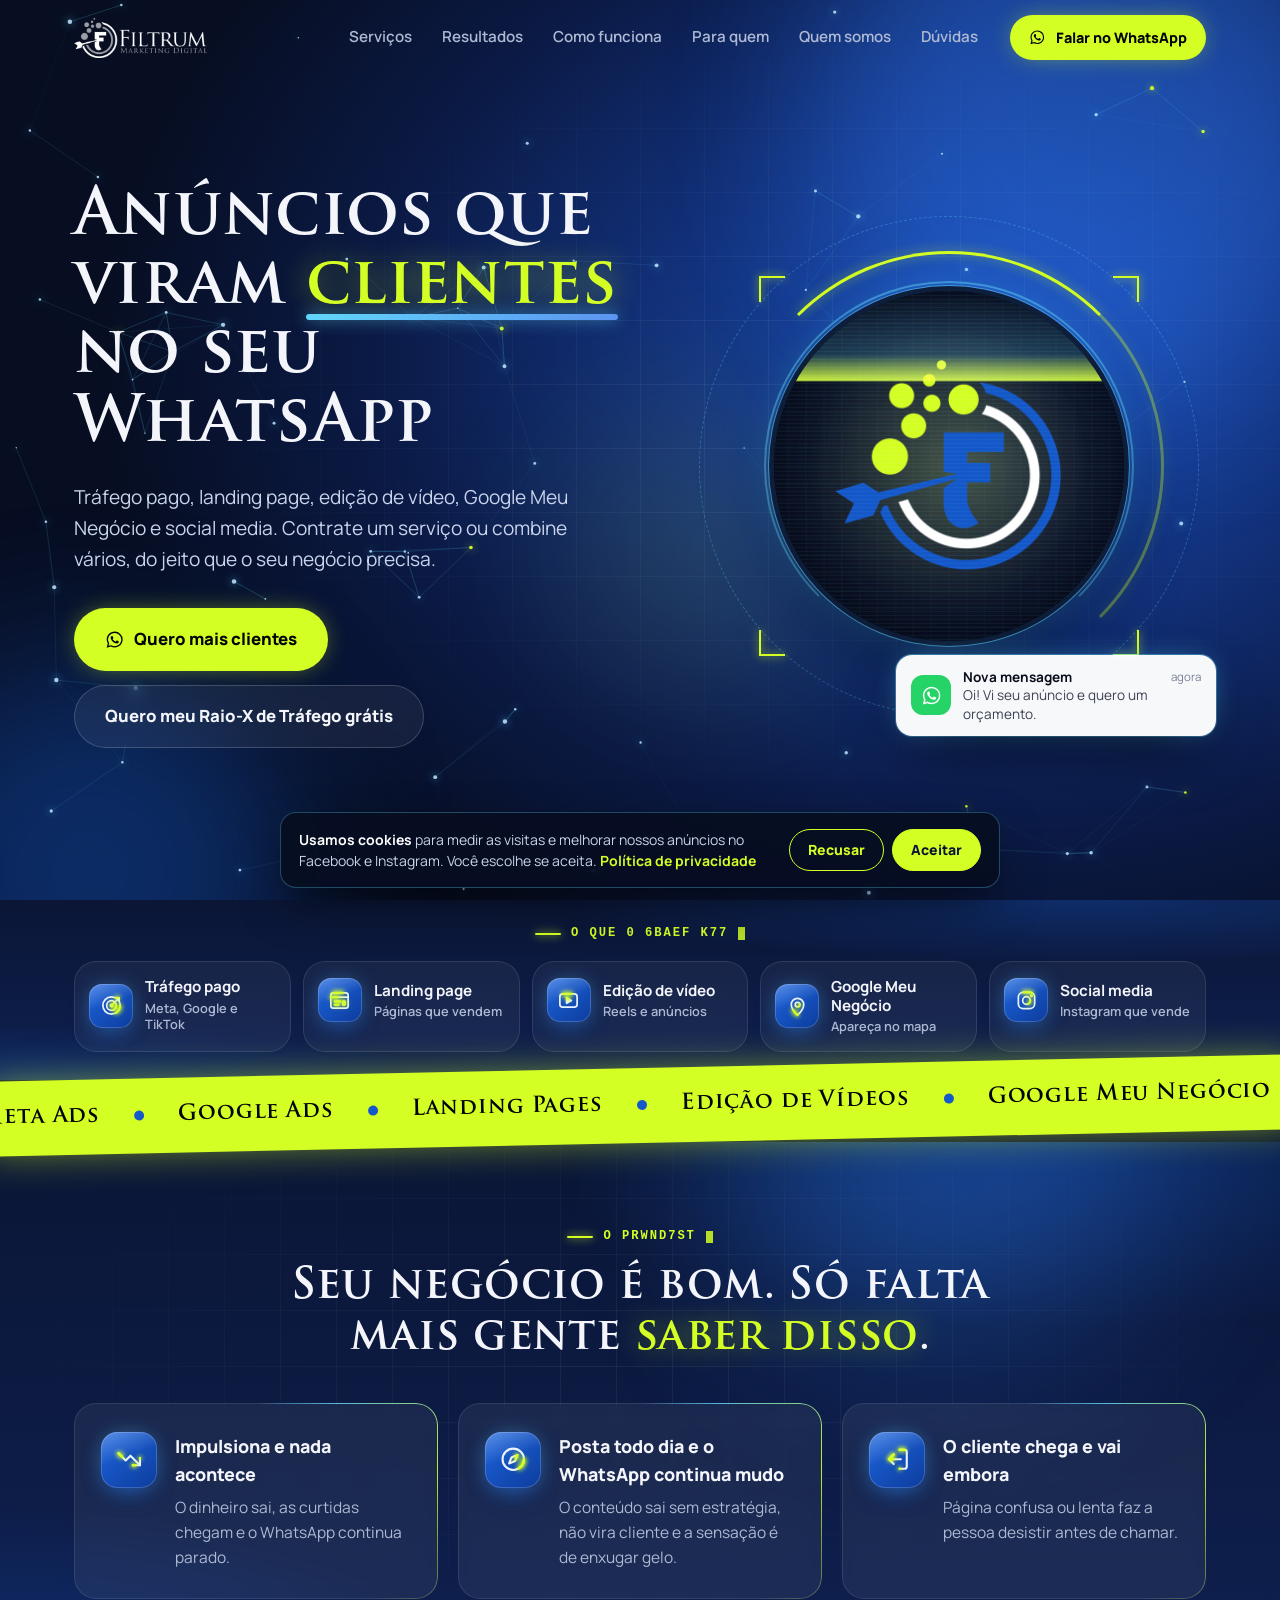
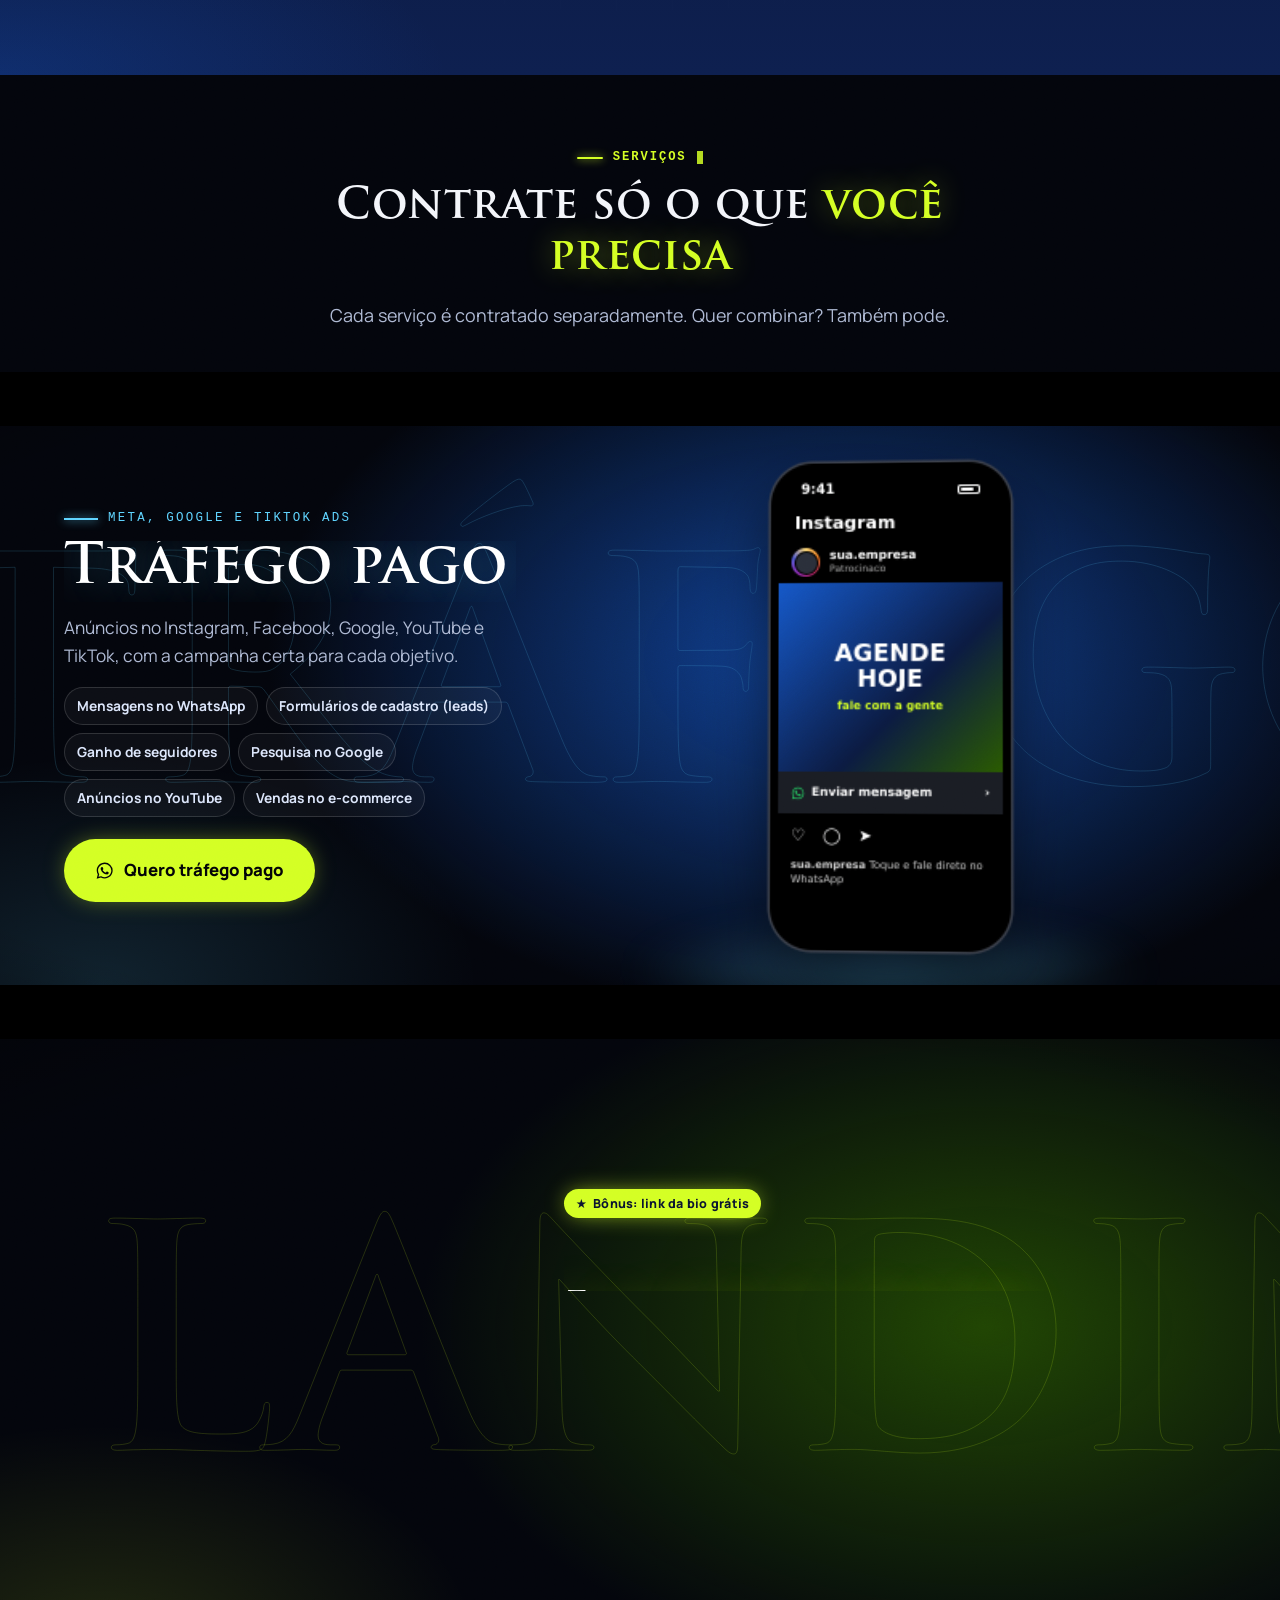
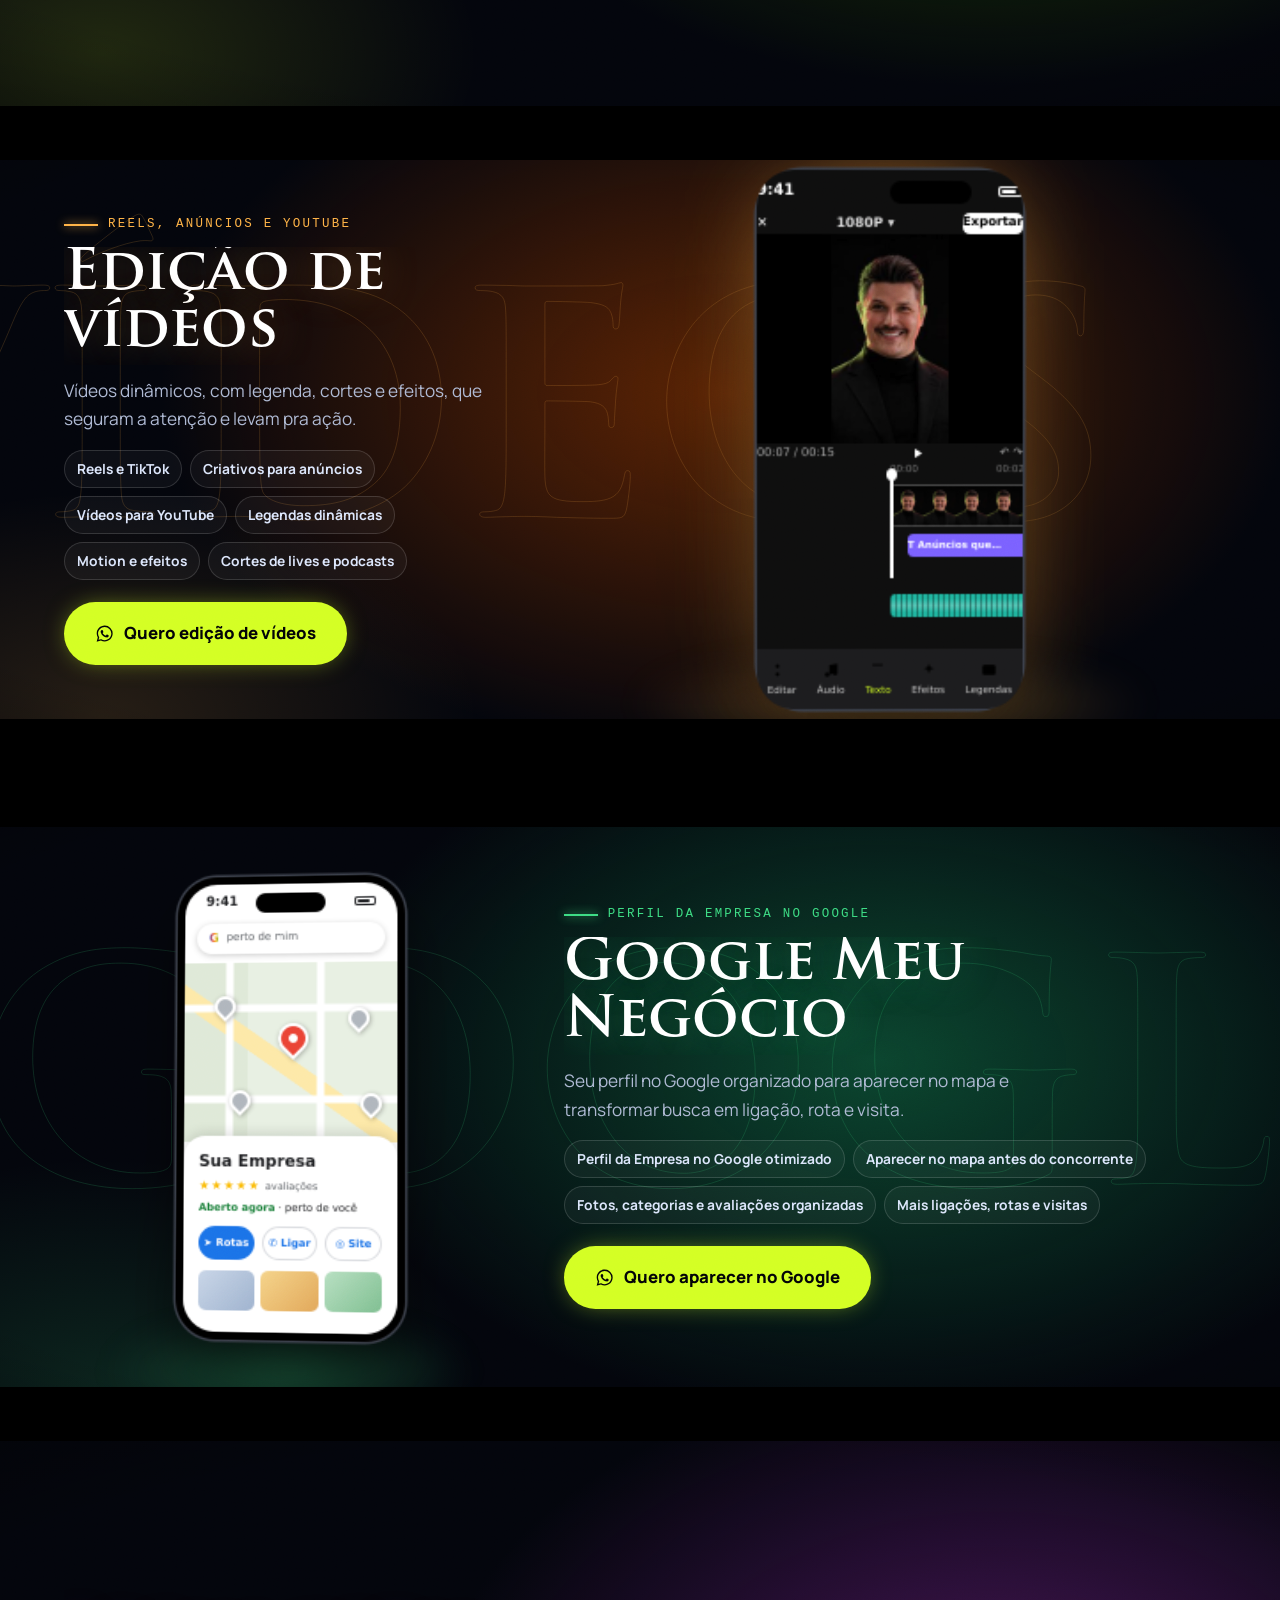
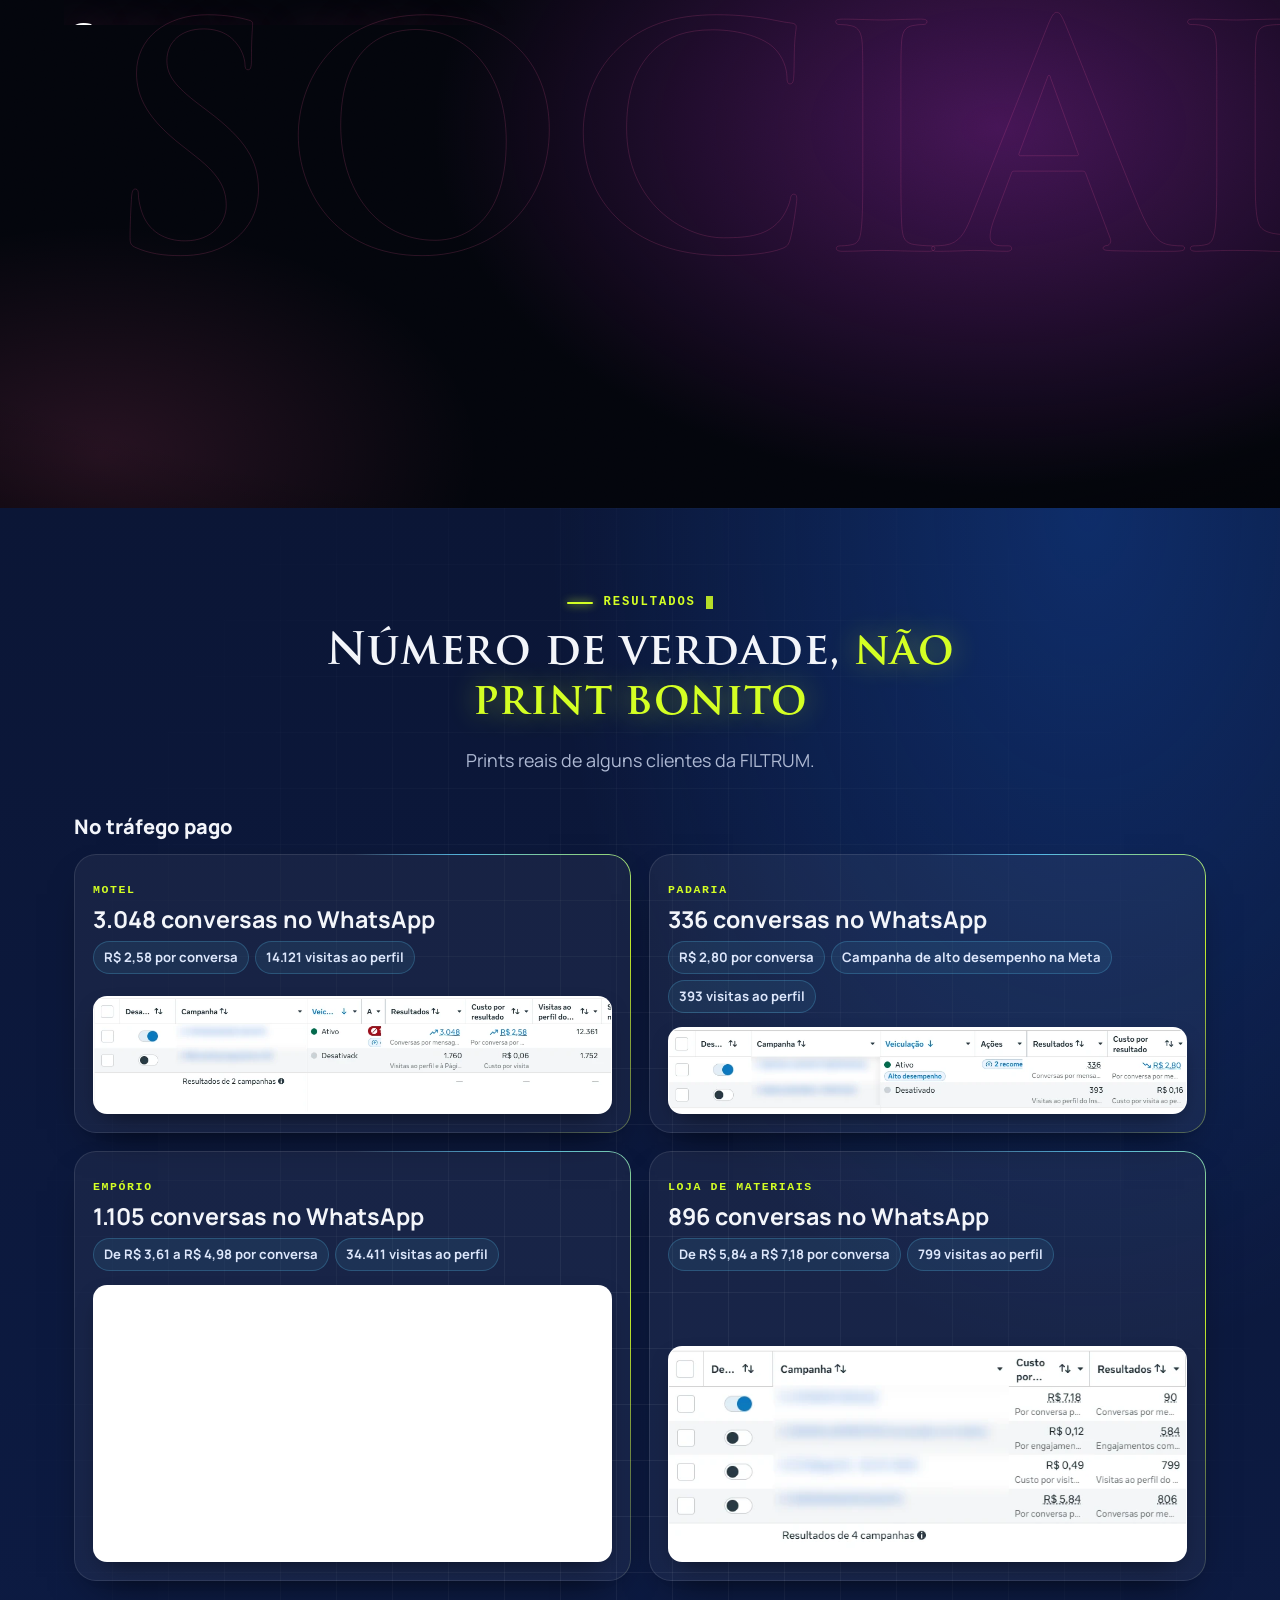
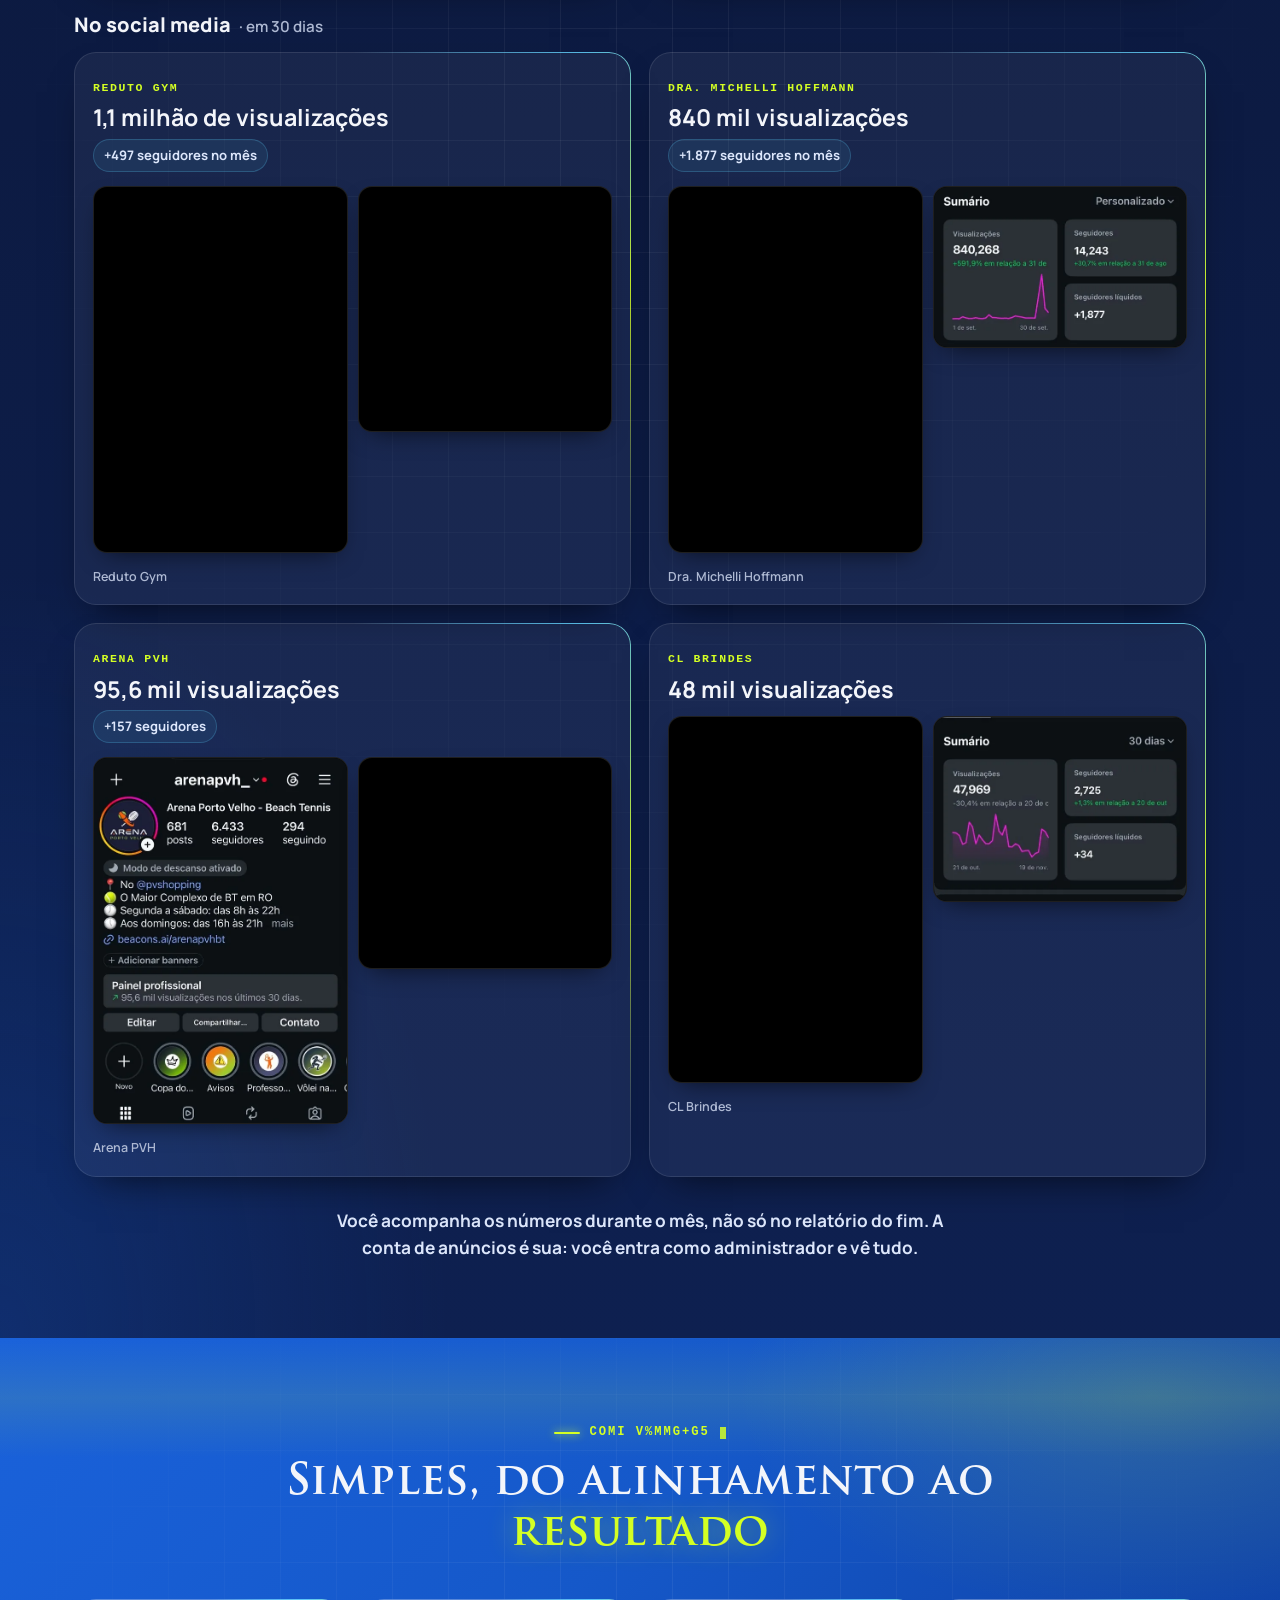
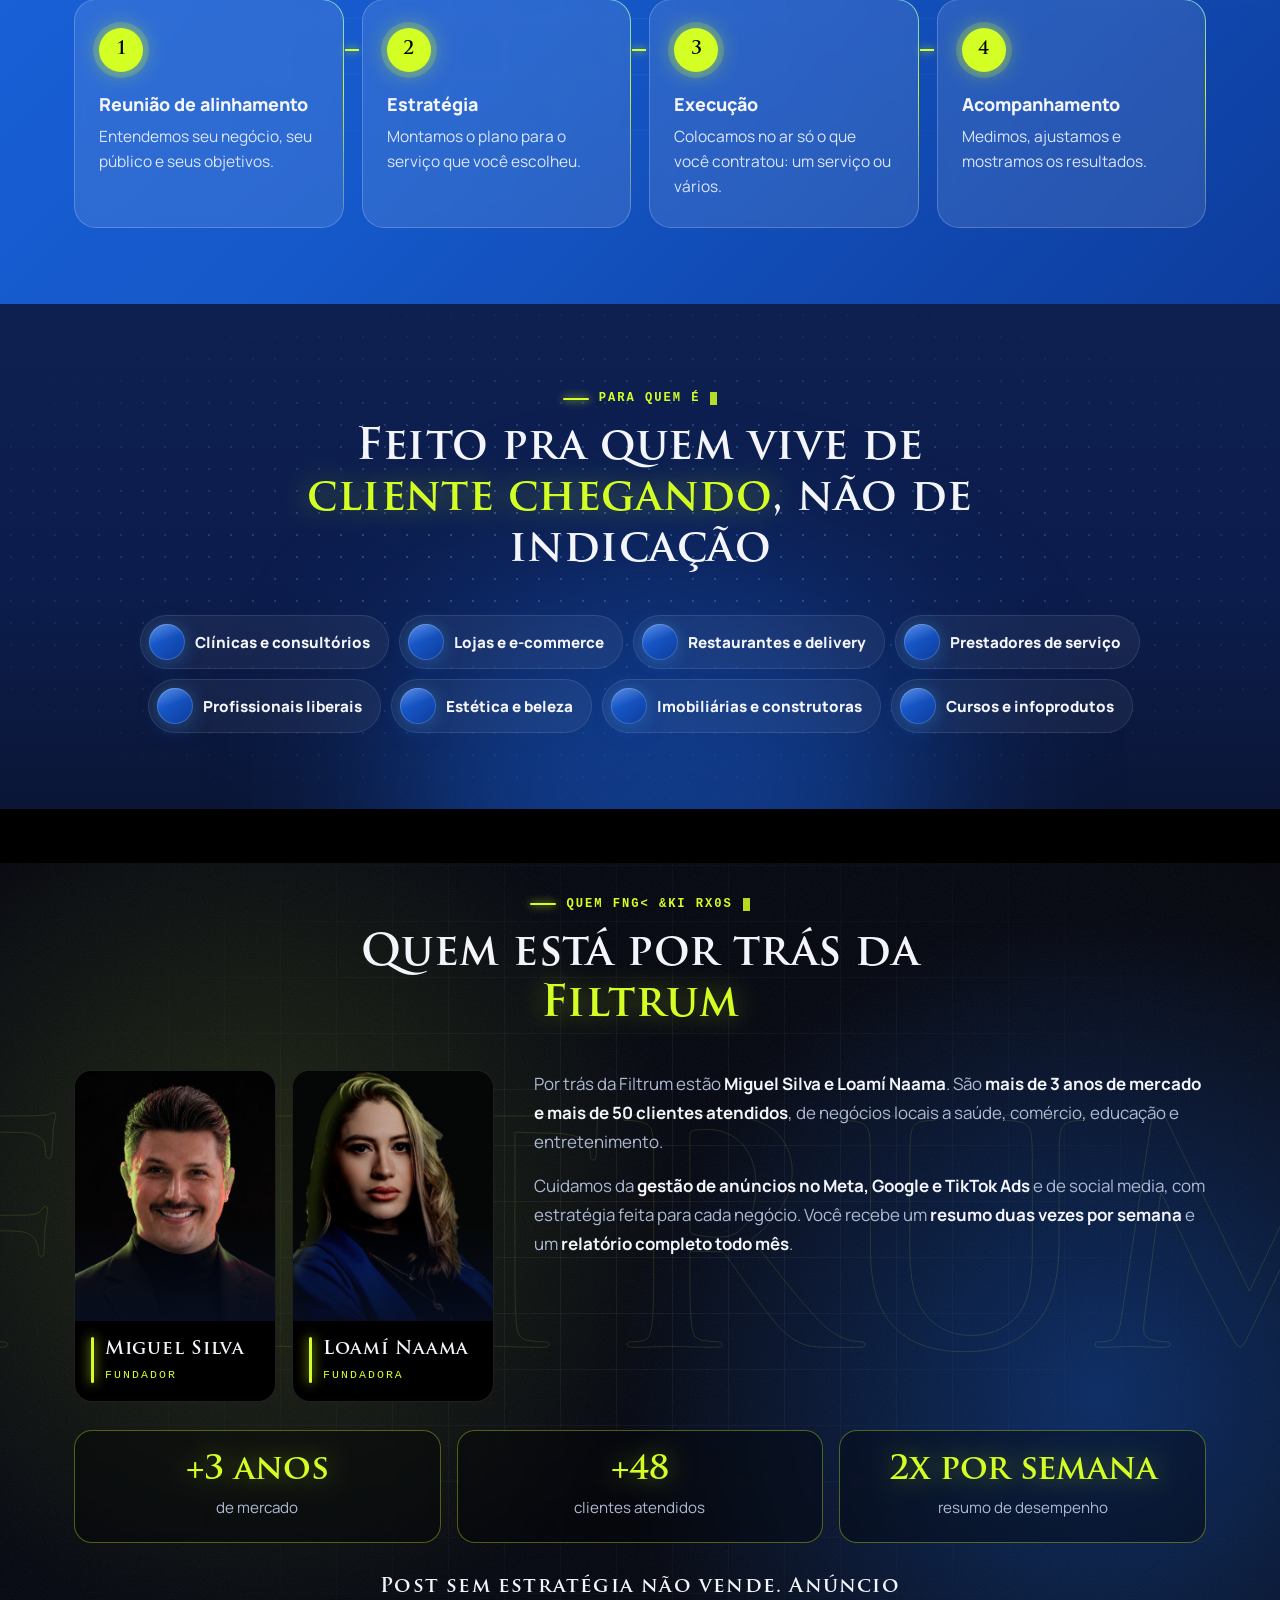
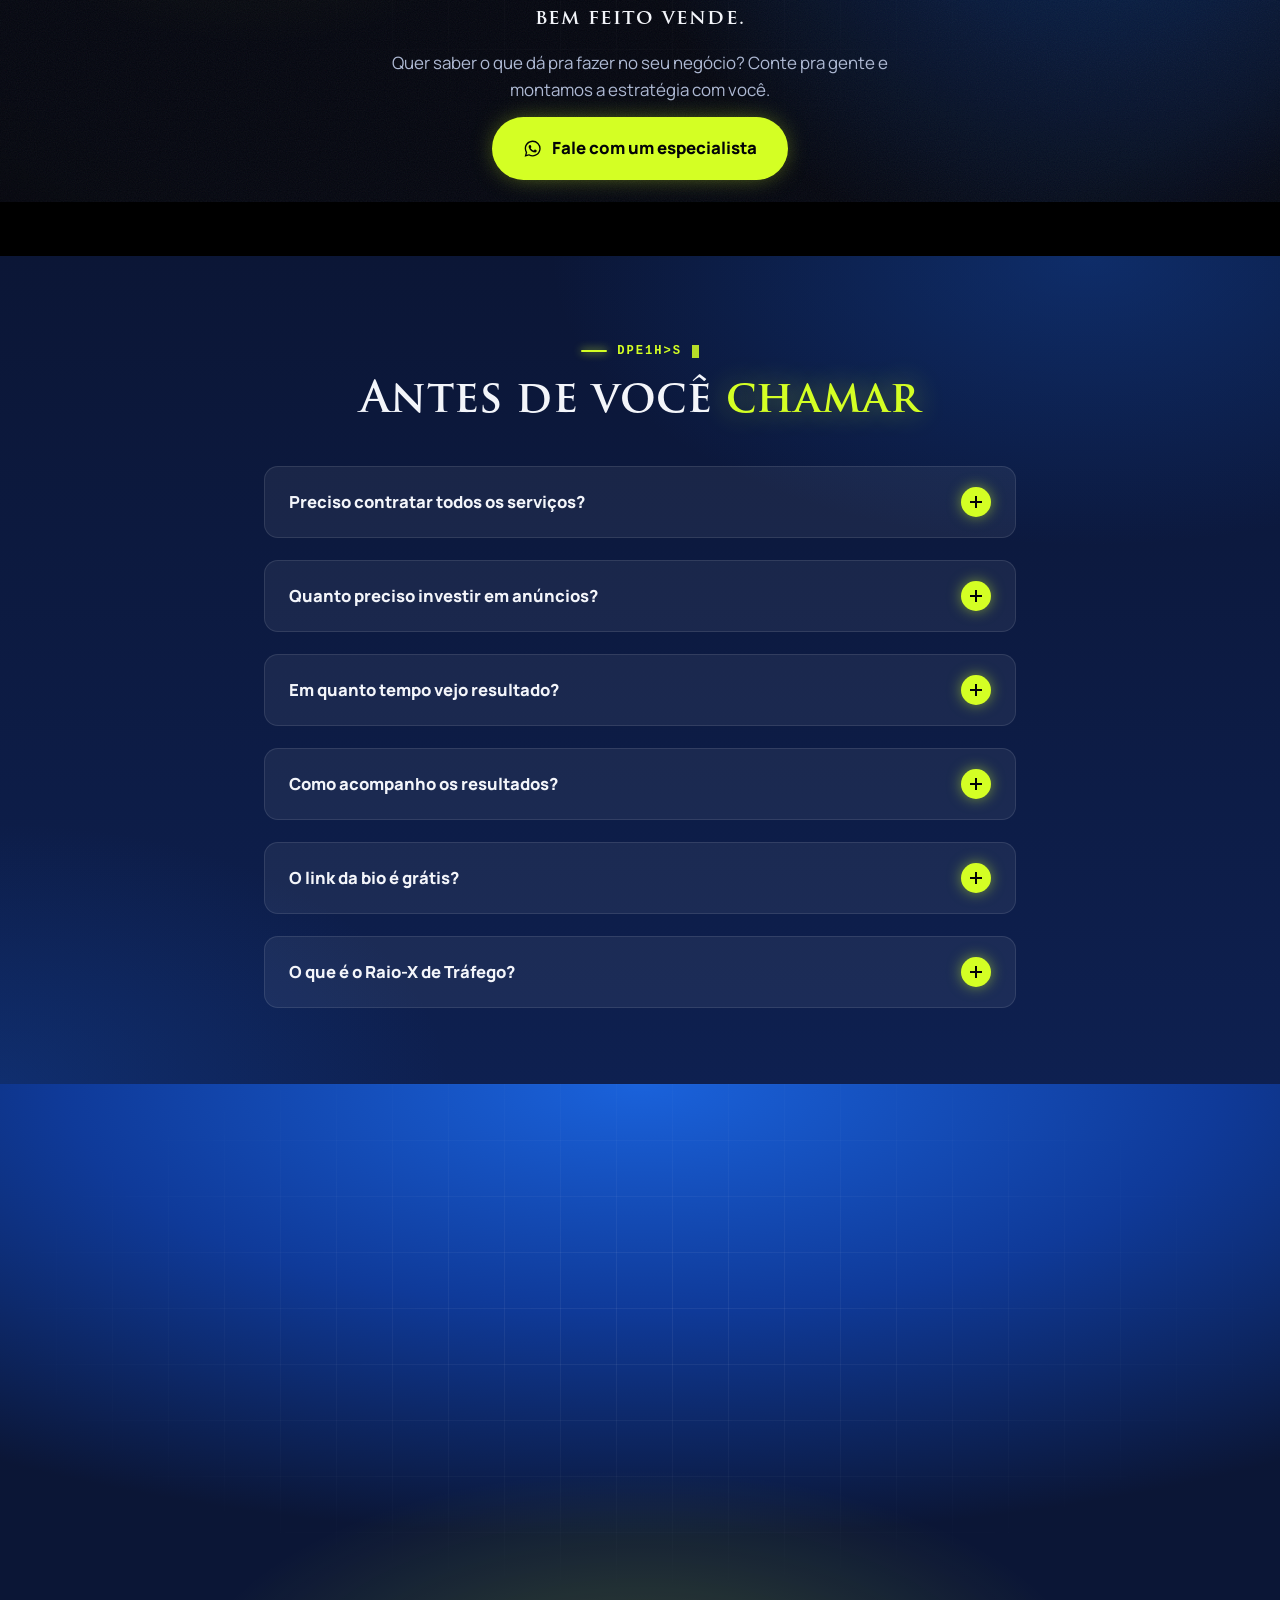
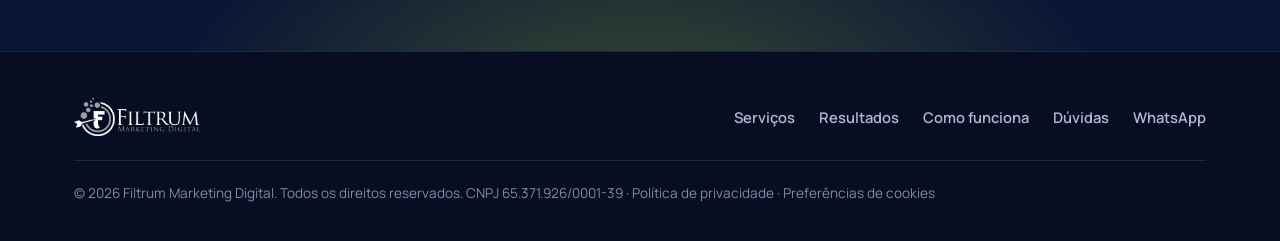
<file: index.html>
<!doctype html>
<html lang="pt-BR">
<head>
  <meta charset="utf-8">
  <meta name="viewport" content="width=device-width, initial-scale=1">
  <title>Filtrum Marketing Digital | Tráfego pago, Landing Pages, Vídeos e Social Media</title>
  <meta name="description" content="Tráfego pago no Meta Ads e Google Ads, landing pages de alta conversão, edição de vídeos e social media estratégico. Contrate só o que você precisa.">
  <meta name="theme-color" content="#0B1B42">

  <meta property="og:title" content="Filtrum Marketing Digital">
  <meta property="og:description" content="Anúncios que viram clientes no seu WhatsApp. Contrate só o serviço que você precisa.">
  <meta property="og:image" content="https://filtrummkt.com.br/assets/img/og-image.jpg">
  <meta property="og:image:width" content="1200">
  <meta property="og:image:height" content="630">
  <meta property="og:url" content="https://filtrummkt.com.br/">
  <meta name="twitter:card" content="summary_large_image">
  <link rel="canonical" href="https://filtrummkt.com.br/">
  <meta property="og:type" content="website">
  <meta property="og:locale" content="pt_BR">

  <link rel="icon" type="image/png" href="assets/img/simbolo.png">
  <link rel="preconnect" href="https://fonts.googleapis.com">
  <link rel="preconnect" href="https://fonts.gstatic.com" crossorigin>
  <link href="https://fonts.googleapis.com/css2?family=Manrope:wght@400;500;600;700;800&display=swap" rel="stylesheet">
  <link rel="preload" href="assets/fonts/TrajanPro-Bold.otf" as="font" type="font/otf" crossorigin>
  <link rel="preload" href="assets/img/simbolo-hero.jpg" as="image">
  <link rel="stylesheet" href="assets/css/style.css">
  <script>document.documentElement.classList.add('js')</script>
  <link rel="stylesheet" href="assets/css/cine.css">
  <link rel="stylesheet" href="assets/css/nm.css">
</head>
<body>
  <div class="cursor-glow" aria-hidden="true"></div>

  <!-- ============ HEADER ============ -->
  <header class="header">
    <div class="container header__inner">
      <a href="#inicio" class="header__logo" aria-label="Filtrum Marketing Digital, início">
        <img src="assets/img/logo-horizontal-branco.png" alt="Filtrum Marketing Digital" width="760" height="229">
      </a>
      <nav class="nav" id="nav" aria-label="Menu principal">
        <a href="#servicos">Serviços</a>
        <a href="#resultados">Resultados</a>
        <a href="#como-funciona">Como funciona</a>
        <a href="#para-quem">Para quem</a>
        <a href="#quem-somos">Quem somos</a>
        <a href="#duvidas">Dúvidas</a>
      </nav>
      <a href="https://wa.me/5598982787460?text=Ol%C3%A1!%20Vim%20pelo%20site%20da%20Filtrum%20e%20quero%20conversar%20sobre%20o%20meu%20neg%C3%B3cio." class="btn btn--primary btn--sm header__cta" target="_blank" rel="noopener" data-track="whatsapp-header">
        <svg class="ico" aria-hidden="true"><use href="#i-whats"/></svg> Falar no WhatsApp
      </a>
      <button class="menu-toggle" id="menuToggle" aria-label="Abrir menu" aria-expanded="false" aria-controls="nav">
        <span></span><span></span><span></span>
      </button>
    </div>
  </header>

  <main>

    <!-- ============ HERO ============ -->
    <section class="hero" id="inicio">
      <div class="hero__bg" aria-hidden="true">
        <span class="blob blob--1"></span>
        <span class="blob blob--2"></span>
        <span class="blob blob--3"></span>
        <div class="hero__grid"></div>
        <canvas class="neural" id="neural"></canvas>
      </div>

      <div class="container hero__inner">
        <div class="hero__copy">
          <h1 class="hero__title reveal">
            Anúncios que viram <span class="hl">clientes</span> no seu WhatsApp
          </h1>
          <p class="hero__sub reveal">
            Tráfego pago, landing page, edição de vídeo, Google Meu Negócio e social media. Contrate um serviço ou combine vários, do jeito que o seu negócio precisa.
          </p>
          <div class="hero__actions reveal">
            <a href="https://wa.me/5598982787460?text=Ol%C3%A1!%20Vim%20pelo%20site%20e%20quero%20mais%20clientes%20no%20meu%20WhatsApp." class="btn btn--primary btn--lg" target="_blank" rel="noopener" data-track="whatsapp-hero">
              <svg class="ico" aria-hidden="true"><use href="#i-whats"/></svg>
              Quero mais clientes
            </a>
            <a href="https://wa.me/5598982787460?text=Quero%20meu%20Raio-X%20de%20Tr%C3%A1fego%20gratuito" class="btn btn--ghost btn--lg" target="_blank" rel="noopener" data-track="whatsapp-raiox-hero">Quero meu Raio-X de Tráfego grátis</a>
          </div>
        </div>

        <div class="hero__visual">
          <div class="orbit" aria-hidden="true">
            <span class="ring ring--1"></span>
            <span class="ring ring--2"></span>
            <span class="ring ring--3"></span>
            <div class="orbit__photo">
              <img src="assets/img/simbolo-hero.jpg" alt="Símbolo da Filtrum" width="720" height="720">
              <span class="scan"></span>
            </div>
            <span class="hud-corners"><i></i><i></i><i></i><i></i></span>


          </div>

          <div class="notif" id="notif" aria-hidden="true">
            <span class="notif__icon"><svg class="ico"><use href="#i-whats"/></svg></span>
            <span class="notif__body">
              <strong>Nova mensagem</strong>
              <span class="notif__text" id="notifText">Oi! Vi seu anúncio e quero um orçamento.</span>
            </span>
            <span class="notif__time">agora</span>
          </div>
        </div>
      </div>
    </section>

    <!-- ============ O QUE A GENTE FAZ ============ -->
    <section class="section section--navy oqf" id="o-que-fazemos" aria-labelledby="oqf-titulo">
      <div class="container">
        <p class="eyebrow reveal" id="oqf-titulo">O que a gente faz</p>
        <ul class="segments oqf__list">
          <li class="segment reveal"><a href="#cena-trafego"><span class="segment__icon tile"><svg class="ico" aria-hidden="true"><use href="#i-target"/></svg></span><span><strong>Tráfego pago</strong><small>Meta, Google e TikTok</small></span></a></li>
          <li class="segment reveal"><a href="#cena-landing"><span class="segment__icon tile"><svg class="ico" aria-hidden="true"><use href="#i-page"/></svg></span><span><strong>Landing page</strong><small>Páginas que vendem</small></span></a></li>
          <li class="segment reveal"><a href="#cena-videos"><span class="segment__icon tile"><svg class="ico" aria-hidden="true"><use href="#i-play"/></svg></span><span><strong>Edição de vídeo</strong><small>Reels e anúncios</small></span></a></li>
          <li class="segment reveal"><a href="#cena-gmb"><span class="segment__icon tile"><svg class="ico" aria-hidden="true"><use href="#i-pin"/></svg></span><span><strong>Google Meu Negócio</strong><small>Apareça no mapa</small></span></a></li>
          <li class="segment reveal"><a href="#cena-social"><span class="segment__icon tile"><svg class="ico" aria-hidden="true"><use href="#i-insta"/></svg></span><span><strong>Social media</strong><small>Instagram que vende</small></span></a></li>
        </ul>
      </div>
    </section>

    <!-- ============ MARQUEE ============ -->
    <div class="marquee" aria-hidden="true">
      <div class="marquee__track">
        <span>Meta Ads</span><i></i><span>Google Ads</span><i></i><span>Landing Pages</span><i></i><span>Edição de Vídeos</span><i></i><span>Google Meu Negócio</span><i></i><span>Social Media</span><i></i><span>YouTube Ads</span><i></i><span>Reels</span><i></i>
        <span>Meta Ads</span><i></i><span>Google Ads</span><i></i><span>Landing Pages</span><i></i><span>Edição de Vídeos</span><i></i><span>Google Meu Negócio</span><i></i><span>Social Media</span><i></i><span>YouTube Ads</span><i></i><span>Reels</span><i></i>
      </div>
    </div>

    <!-- ============ PROBLEMA ============ -->
    <section class="section section--navy" id="problema">
      <div class="lab-bg" aria-hidden="true"><span class="aurora aurora--4"></span></div>
      <div class="section__grid" aria-hidden="true"></div>
      <div class="container">
        <div class="section__head reveal">
          <p class="eyebrow">O problema</p>
          <h2 class="section__title">Seu negócio é bom. Só falta mais gente <span class="hl">saber disso</span>.</h2>
        </div>

        <div class="pains">
          <article class="pain holo reveal">
            <span class="pain__icon tile"><svg class="ico"><use href="#i-trend-down"/></svg></span>
            <div>
              <h3>Impulsiona e nada acontece</h3>
              <p>O dinheiro sai, as curtidas chegam e o WhatsApp continua parado.</p>
            </div>
          </article>
          <article class="pain holo reveal">
            <span class="pain__icon tile"><svg class="ico"><use href="#i-compass"/></svg></span>
            <div>
              <h3>Posta todo dia e o WhatsApp continua mudo</h3>
              <p>O conteúdo sai sem estratégia, não vira cliente e a sensação é de enxugar gelo.</p>
            </div>
          </article>
          <article class="pain holo reveal">
            <span class="pain__icon tile"><svg class="ico"><use href="#i-exit"/></svg></span>
            <div>
              <h3>O cliente chega e vai embora</h3>
              <p>Página confusa ou lenta faz a pessoa desistir antes de chamar.</p>
            </div>
          </article>
        </div>
      </div>
    </section>

    <!-- ============ SERVIÇOS (cenas cinematográficas) ============ -->
    <section class="cine" id="servicos">
      <div class="cine__grain" aria-hidden="true"></div>
      <div class="container cine__head">
        <div class="section__head">
          <p class="eyebrow">Serviços</p>
          <h2 class="section__title">Contrate só o que <span class="hl">você precisa</span></h2>
          <p class="section__lead">Cada serviço é contratado separadamente. Quer combinar? Também pode.</p>
        </div>
      </div>
      
      <article class="cine__scene cine__scene--trafego" id="cena-trafego" data-scene="0">
        <span class="cine__bar cine__bar--top" aria-hidden="true"></span>
        <span class="cine__bar cine__bar--bottom" aria-hidden="true"></span>
        <span class="cine__light" aria-hidden="true"></span>
        <span class="cine__sweep" aria-hidden="true"></span>
        <span class="cine__word" aria-hidden="true">Tráfego</span>
        <div class="cine__inner">
          <div class="cine__copy">
            <p class="cine__kicker"><i></i>Meta, Google e TikTok Ads</p>
            <h3 class="cine__name"><span class="cine__line"><span>Tráfego pago</span></span></h3>
            <p class="cine__text">Anúncios no Instagram, Facebook, Google, YouTube e TikTok, com a campanha certa para cada objetivo.</p>
            <ul class="cine__feats"><li>Mensagens no WhatsApp</li><li>Formulários de cadastro (leads)</li><li>Ganho de seguidores</li><li>Pesquisa no Google</li><li>Anúncios no YouTube</li><li>Vendas no e-commerce</li></ul>
            <a href="https://wa.me/5598982787460?text=Ol%C3%A1!%20Vim%20pelo%20site%20e%20quero%20saber%20sobre%20tr%C3%A1fego%20pago%20%28Meta%2C%20Google%20e%20TikTok%20Ads%29." class="btn btn--primary btn--lg cine__cta" target="_blank" rel="noopener" data-track="whatsapp-trafego">
              <svg class="ico" aria-hidden="true"><use href="#i-whats"/></svg> Quero tráfego pago
            </a>
          </div>
          <div class="cine__stage" aria-hidden="true">
            <div class="cine__camera"><div class="m-mock" data-w="150" data-h="304">
                <div class="nm-phone nm-ad"><div class="nm-scr">
                  <span class="nm-isl"></span>
                  <div class="nm-st"><span>9:41</span><i></i></div>
                  <div class="nm-ig-top">Instagram</div>
                  <div class="nm-ig-ph"><span class="nm-ig-av"><b></b></span><span class="nm-ig-nm"><b>sua.empresa</b><small>Patrocinado</small></span></div>
                  <div class="nm-ig-img"><div>AGENDE<br>HOJE<small>fale com a gente</small></div></div>
                  <div class="nm-ig-cta"><span><svg><use href="#i-whats"/></svg>Enviar mensagem</span><span>›</span></div>
                  <div class="nm-ig-acts">♡ ◯ ➤</div>
                  <div class="nm-ig-cap"><b>sua.empresa</b> Toque e fale direto no WhatsApp</div>
                  <span class="nm-tap" style="left:72px;top:178px"></span>
                  <div class="nm-wa">
                    <div class="nm-wa-hd"><span class="nm-wa-av">🏢</span><span><b>Sua Empresa</b><small class="nm-online">online</small><small class="nm-typing">digitando…</small></span></div>
                    <div class="nm-wa-bd"><div class="nm-bub">Oi! Vi o anúncio e quero saber mais 👋<small>agora ✓✓</small></div></div>
                    <div class="nm-wa-ft"><span>Mensagem</span><i></i></div>
                  </div>
                </div></div>
              </div></div>
            
          </div>
        </div>
      </article>
      <article class="cine__scene cine__scene--landing" id="cena-landing" data-scene="1">
        <span class="cine__bar cine__bar--top" aria-hidden="true"></span>
        <span class="cine__bar cine__bar--bottom" aria-hidden="true"></span>
        <span class="cine__light" aria-hidden="true"></span>
        <span class="cine__sweep" aria-hidden="true"></span>
        <span class="cine__word" aria-hidden="true">Landing</span>
        <div class="cine__inner">
          <div class="cine__copy">
            <p class="cine__kicker"><i></i>Alta conversão</p>
            <span class="cine__badge">Bônus: link da bio grátis</span>
            <h3 class="cine__name"><span class="cine__line"><span>Landing pages</span></span></h3>
            <p class="cine__text">Páginas rápidas e persuasivas, feitas para transformar visitante em contato.</p>
            <ul class="cine__feats"><li>Copy focada em vendas</li><li>Pensada para o celular</li><li>Carregamento rápido</li><li>Botão direto para o WhatsApp</li><li>Formulário de captura</li><li>Pixel e Google Tag instalados</li><li class="cine__feat--hl">Link da bio incluso, sem custo, para quem fecha a landing page</li></ul>
            <a href="https://wa.me/5598982787460?text=Ol%C3%A1!%20Vim%20pelo%20site%20e%20quero%20uma%20landing%20page%20para%20o%20meu%20neg%C3%B3cio." class="btn btn--primary btn--lg cine__cta" target="_blank" rel="noopener" data-track="whatsapp-landing">
              <svg class="ico" aria-hidden="true"><use href="#i-whats"/></svg> Quero uma landing page
            </a>
          </div>
          <div class="cine__stage" aria-hidden="true">
            <div class="cine__camera"><div class="m-mock" data-w="330" data-h="216">
                <div class="m-laptop">
                  <div class="m-laptop__lid"><div class="m-laptop__screen">
                    <div class="m-browser">
                      <div class="m-browser__bar"><i></i><i></i><i></i>
                        <span class="m-browser__url"><svg viewBox="0 0 24 24"><path class="m-st" d="M7 11V8a5 5 0 0 1 10 0v3M5 11h14v10H5z"/></svg>filtrummkt.com.br</span>
                      </div>
                      <div class="m-lp">
                        <div class="m-lp__nav">
                          <img src="assets/img/links/logo-branco.png" alt="">
                          <nav><span>Serviços</span><span>Como funciona</span><span>Para quem</span><span>Dúvidas</span></nav>
                          <span class="m-lp__wbtn"><svg><use href="#i-whats"/></svg>Falar no WhatsApp</span>
                        </div>
                        <div class="m-lp__hero">
                          <div>
                            <p class="m-lp__eyebrow">Marketing digital com foco em resultado</p>
                            <p class="m-lp__h1">Anúncios que viram <span>clientes</span> no seu WhatsApp</p>
                            <p class="m-lp__sub">Tráfego pago, landing pages, vídeos e social media. Contrate um serviço ou combine vários: você escolhe.</p>
                            <div class="m-lp__ctas">
                              <span class="m-lp__cta m-lp__cta--p"><svg><use href="#i-whats"/></svg>Quero mais clientes<i class="m-ripple"></i></span>
                              <span class="m-lp__cta m-lp__cta--g">Raio-X grátis</span>
                            </div>
                            <ul class="m-lp__checks"><li>Meta Ads e Google Ads</li><li>Sem pacote obrigatório</li><li>Relatórios de resultado</li></ul>
                          </div>
                          <div class="m-orbit">
                            <span class="m-orbit__ring"></span><span class="m-orbit__ring m-orbit__ring--2"></span>
                            <span class="m-orbit__photo"><img src="assets/img/links/simbolo-hero.jpg" alt=""></span>
                            <span class="m-chip m-chip--a">Meta Ads</span><span class="m-chip m-chip--b">Google Ads</span><span class="m-chip m-chip--c">Landing Page</span>
                          </div>
                        </div>
                        <div class="m-notif"><span><svg><use href="#i-whats"/></svg></span><p><b>Nova mensagem</b>Oi! Vi seu anúncio e quero um orçamento.</p></div>
                        <span class="m-cursor"><svg viewBox="0 0 24 24"><path d="M4 2l15 11-6.5 1.2L16 21l-3 1.4-3.6-7L4 19z" fill="#fff" stroke="#000" stroke-width="1.4"/></svg></span>
                      </div>
                    </div>
                  </div></div>
                  <div class="m-laptop__base"></div>
                </div>
              </div></div>
            
          </div>
        </div>
      </article>
      <article class="cine__scene cine__scene--videos" id="cena-videos" data-scene="2">
        <span class="cine__bar cine__bar--top" aria-hidden="true"></span>
        <span class="cine__bar cine__bar--bottom" aria-hidden="true"></span>
        <span class="cine__light" aria-hidden="true"></span>
        <span class="cine__sweep" aria-hidden="true"></span>
        <span class="cine__word" aria-hidden="true">Vídeos</span>
        <div class="cine__inner">
          <div class="cine__copy">
            <p class="cine__kicker"><i></i>Reels, anúncios e YouTube</p>
            <h3 class="cine__name"><span class="cine__line"><span>Edição de vídeos</span></span></h3>
            <p class="cine__text">Vídeos dinâmicos, com legenda, cortes e efeitos, que seguram a atenção e levam pra ação.</p>
            <ul class="cine__feats"><li>Reels e TikTok</li><li>Criativos para anúncios</li><li>Vídeos para YouTube</li><li>Legendas dinâmicas</li><li>Motion e efeitos</li><li>Cortes de lives e podcasts</li></ul>
            <a href="https://wa.me/5598982787460?text=Ol%C3%A1!%20Vim%20pelo%20site%20e%20quero%20edi%C3%A7%C3%A3o%20de%20v%C3%ADdeos." class="btn btn--primary btn--lg cine__cta" target="_blank" rel="noopener" data-track="whatsapp-videos">
              <svg class="ico" aria-hidden="true"><use href="#i-whats"/></svg> Quero edição de vídeos
            </a>
          </div>
          <div class="cine__stage" aria-hidden="true">
            <div class="cine__camera"><div class="m-mock" data-w="150" data-h="304">
                <div class="m-phone"><div class="m-phone__screen m-cc">
                  <span class="m-phone__island"></span>
                  <div class="m-status"><span>9:41</span><i></i></div>
                  <div class="m-cc__top"><span>✕</span><b>1080P ▾</b><span class="m-cc__export">Exportar</span></div>
                  <div class="m-cc__preview">
                    <div class="m-cc__frame">
                      <img src="assets/img/links/video-frame.jpg" alt="">
                      <p class="m-cc__cap"><span>Anúncios</span> <span>que</span> <span>viram</span> <span class="m-hl">clientes</span> <span>no</span> <span>seu</span> <span class="m-hl">Whats</span></p>
                    </div>
                  </div>
                  <div class="m-cc__bar"><span>00:00 / 00:15</span><svg viewBox="0 0 24 24"><path fill="currentColor" d="M8 5v14l11-7z"/></svg><span>↶ ↷</span></div>
                  <div class="m-cc__tl">
                    <span class="m-cc__head"></span>
                    <div class="m-cc__tracks">
                      <div class="m-cc__ruler"><span>00:00</span><span>00:02</span><span>00:04</span><span>00:06</span><span>00:08</span><span>00:10</span><span>00:12</span></div>
                      <div class="m-tr m-tr--video"><span class="m-clip m-clip--v" style="width:110px"></span><span class="m-clip m-clip--v" style="width:90px;background-position:-8px 60%"></span><span class="m-clip m-clip--v" style="width:120px"></span><span class="m-clip m-clip--v" style="width:100px;background-position:-4px 50%"></span></div>
                      <div class="m-tr"><span class="m-clip m-clip--t" style="width:70px;margin-left:10px">T  Anúncios que…</span><span class="m-clip m-clip--t" style="width:60px">T  viram clientes</span><span class="m-clip m-clip--t" style="width:80px;margin-left:30px">T  no seu Whats</span></div>
                      <div class="m-tr"><span class="m-clip m-clip--f" style="width:44px;margin-left:96px">✦ Zoom</span><span class="m-clip m-clip--f" style="width:40px;margin-left:80px">✦ Shake</span></div>
                      <div class="m-tr"><span class="m-clip m-clip--a" style="width:420px"></span></div>
                    </div>
                  </div>
                  <div class="m-cc__tools">
                    <span><svg viewBox="0 0 24 24"><g class="m-st"><circle cx="6" cy="6.5" r="2.5"/><circle cx="6" cy="17.5" r="2.5"/><path d="M8 8.2 20 18M8 15.8 20 6"/></g></svg>Editar</span>
                    <span><svg viewBox="0 0 24 24"><path class="m-st" d="M9 18V5l11-2v13M9 18a3 3 0 1 1-3-3 3 3 0 0 1 3 3Zm11-2a3 3 0 1 1-3-3 3 3 0 0 1 3 3Z"/></svg>Áudio</span>
                    <span class="m-on"><svg viewBox="0 0 24 24"><path class="m-st" d="M5 6V4h14v2M12 4v16M9 20h6"/></svg>Texto</span>
                    <span><svg viewBox="0 0 24 24"><path class="m-st" d="M12 3l1.8 5.2L19 10l-5.2 1.8L12 17l-1.8-5.2L5 10l5.2-1.8z"/></svg>Efeitos</span>
                    <span><svg viewBox="0 0 24 24"><g class="m-st"><rect x="3" y="5" width="18" height="14" rx="3"/><path d="M7 12.5h4M13 12.5h4M7 15.5h7"/></g></svg>Legendas</span>
                  </div>
                </div></div>
              </div></div>
            
          </div>
        </div>
      </article>
      <article class="cine__scene cine__scene--gmb" id="cena-gmb" data-scene="4">
        <span class="cine__bar cine__bar--top" aria-hidden="true"></span>
        <span class="cine__bar cine__bar--bottom" aria-hidden="true"></span>
        <span class="cine__light" aria-hidden="true"></span>
        <span class="cine__sweep" aria-hidden="true"></span>
        <span class="cine__word" aria-hidden="true">Google</span>
        <div class="cine__inner">
          <div class="cine__copy">
            <p class="cine__kicker"><i></i>Perfil da Empresa no Google</p>
            <h3 class="cine__name"><span class="cine__line"><span>Google Meu Negócio</span></span></h3>
            <p class="cine__text">Seu perfil no Google organizado para aparecer no mapa e transformar busca em ligação, rota e visita.</p>
            <ul class="cine__feats"><li>Perfil da Empresa no Google otimizado</li><li>Aparecer no mapa antes do concorrente</li><li>Fotos, categorias e avaliações organizadas</li><li>Mais ligações, rotas e visitas</li></ul>
            <a href="https://wa.me/5598982787460?text=Quero%20aparecer%20no%20Google" class="btn btn--primary btn--lg cine__cta" target="_blank" rel="noopener" data-track="whatsapp-gmb">
              <svg class="ico" aria-hidden="true"><use href="#i-whats"/></svg> Quero aparecer no Google
            </a>
          </div>
          <div class="cine__stage" aria-hidden="true">
            <div class="cine__camera"><div class="m-mock" data-w="150" data-h="304">
                <div class="nm-phone nm-gmb"><div class="nm-scr">
                  <span class="nm-isl"></span>
                  <div class="nm-st"><span>9:41</span><i></i></div>
                  <div class="nm-g-search"><b>G</b> perto de mim</div>
                  <div class="nm-map">
                    <span class="nm-pin" style="left:20px;top:22px"></span><span class="nm-pin" style="left:108px;top:30px"></span>
                    <span class="nm-pin" style="left:30px;top:84px"></span><span class="nm-pin" style="left:116px;top:86px"></span>
                    <span class="nm-pin nm-pin--me"></span>
                  </div>
                  <div class="nm-g-card">
                    <h5>Sua Empresa</h5>
                    <div class="nm-g-stars">★★★★★<span>avaliações</span></div>
                    <div class="nm-g-open"><b>Aberto agora</b> · perto de você</div>
                    <div class="nm-g-btns"><span>➤ Rotas</span><span>✆ Ligar</span><span>◎ Site</span></div>
                    <div class="nm-g-pics"><i></i><i></i><i></i></div>
                  </div>
                  <span class="nm-tap" style="left:75px;top:203px"></span>
                  <div class="nm-g-toast"><i></i>Ligando para Sua Empresa…</div>
                </div></div>
              </div></div>
          </div>
        </div>
      </article>
      <article class="cine__scene cine__scene--social" id="cena-social" data-scene="5">
        <span class="cine__bar cine__bar--top" aria-hidden="true"></span>
        <span class="cine__bar cine__bar--bottom" aria-hidden="true"></span>
        <span class="cine__light" aria-hidden="true"></span>
        <span class="cine__sweep" aria-hidden="true"></span>
        <span class="cine__word" aria-hidden="true">Social</span>
        <div class="cine__inner">
          <div class="cine__copy">
            <p class="cine__kicker"><i></i>Instagram estratégico</p>
            <h3 class="cine__name"><span class="cine__line"><span>Social media</span></span></h3>
            <p class="cine__text">Postagens que apresentam seu produto ou serviço de forma estratégica e levam o seguidor até a compra.</p>
            <ul class="cine__feats"><li>Planejamento focado em vendas</li><li>Carrosséis que explicam seu produto</li><li>Posts que valorizam seu serviço</li><li>Stories que geram conversa</li><li>Legendas persuasivas</li><li>Análise do que mais vende</li></ul>
            <a href="https://wa.me/5598982787460?text=Ol%C3%A1!%20Vim%20pelo%20site%20e%20quero%20social%20media%20para%20o%20meu%20Instagram." class="btn btn--primary btn--lg cine__cta" target="_blank" rel="noopener" data-track="whatsapp-social">
              <svg class="ico" aria-hidden="true"><use href="#i-whats"/></svg> Quero social media
            </a>
          </div>
          <div class="cine__stage" aria-hidden="true">
            <div class="cine__camera"><div class="m-mock" data-w="150" data-h="304">
                <div class="nm-phone"><div class="nm-scr">
                  <div class="nm-igr"><div class="nm-igr-cam">
                    <img src="assets/img/perfil-filtrum.webp" alt="" loading="lazy" decoding="async">
                    <span class="nm-igr-hl"></span>
                    <span class="nm-igr-tap"></span><span class="nm-igr-heart">♥</span>
                  </div></div>
                </div></div>
              </div></div>
          </div>
        </div>
      </article>
    </section>

    <!-- ============ RESULTADOS REAIS ============ -->
    <section class="section section--navy resultados" id="resultados">
      <div class="section__grid" aria-hidden="true"></div>
      <div class="container">
        <div class="section__head reveal">
          <p class="eyebrow">Resultados</p>
          <h2 class="section__title">Número de verdade, <span class="hl">não print bonito</span></h2>
          <p class="section__lead">Prints reais de alguns clientes da FILTRUM.</p>
        </div>

        <h3 class="proof__group reveal">No tráfego pago</h3>
        <ul class="proof__row proof__row--traf">
          <li class="proof holo reveal">
            <div class="proof__head"><span class="proof__seg">Motel</span><strong class="proof__big">3.048 conversas no WhatsApp</strong><ul class="proof__meta"><li>R$ 2,58 por conversa</li><li>14.121 visitas ao perfil</li></ul></div>
            <a class="proof__img proof__img--wide" href="assets/img/provas/trafego-velox.webp" target="_blank" rel="noopener" aria-label="Ver print ampliado: Motel">
              <img src="assets/img/provas/trafego-velox.webp" alt="Print do Gerenciador de Anúncios: 3.048 conversas no WhatsApp, motel" loading="lazy" decoding="async">
            </a>
          </li>
          <li class="proof holo reveal">
            <div class="proof__head"><span class="proof__seg">Padaria</span><strong class="proof__big">336 conversas no WhatsApp</strong><ul class="proof__meta"><li>R$ 2,80 por conversa</li><li>Campanha de alto desempenho na Meta</li><li>393 visitas ao perfil</li></ul></div>
            <a class="proof__img proof__img--wide" href="assets/img/provas/trafego-otimopao.webp" target="_blank" rel="noopener" aria-label="Ver print ampliado: Padaria">
              <img src="assets/img/provas/trafego-otimopao.webp" alt="Print do Gerenciador de Anúncios: 336 conversas no WhatsApp, padaria" loading="lazy" decoding="async">
            </a>
          </li>
          <li class="proof holo reveal">
            <div class="proof__head"><span class="proof__seg">Empório</span><strong class="proof__big">1.105 conversas no WhatsApp</strong><ul class="proof__meta"><li>De R$ 3,61 a R$ 4,98 por conversa</li><li>34.411 visitas ao perfil</li></ul></div>
            <a class="proof__img proof__img--wide" href="assets/img/provas/trafego-emporio.webp" target="_blank" rel="noopener" aria-label="Ver print ampliado: Empório">
              <img src="assets/img/provas/trafego-emporio.webp" alt="Print do Gerenciador de Anúncios: 1.105 conversas no WhatsApp, empório" loading="lazy" decoding="async">
            </a>
          </li>
          <li class="proof holo reveal">
            <div class="proof__head"><span class="proof__seg">Loja de materiais</span><strong class="proof__big">896 conversas no WhatsApp</strong><ul class="proof__meta"><li>De R$ 5,84 a R$ 7,18 por conversa</li><li>799 visitas ao perfil</li></ul></div>
            <a class="proof__img proof__img--wide" href="assets/img/provas/trafego-teia.webp" target="_blank" rel="noopener" aria-label="Ver print ampliado: Loja de materiais">
              <img src="assets/img/provas/trafego-teia.webp" alt="Print do Gerenciador de Anúncios: 896 conversas no WhatsApp, loja de materiais" loading="lazy" decoding="async">
            </a>
          </li>
        </ul>

        <h3 class="proof__group reveal">No social media <span>· em 30 dias</span></h3>
        <ul class="proof__row proof__row--soc">
          <li class="proof holo reveal">
            <div class="proof__head"><span class="proof__seg">Reduto Gym</span><strong class="proof__big">1,1 milhão de visualizações</strong><ul class="proof__meta"><li>+497 seguidores no mês</li></ul></div>
            <div class="proof__pair">
              <a class="proof__img" href="assets/img/provas/social-reduto.webp" target="_blank" rel="noopener" aria-label="Ver perfil ampliado: Reduto Gym"><img src="assets/img/provas/social-reduto.webp" alt="Perfil do Instagram de Reduto Gym" loading="lazy" decoding="async"></a>
              <a class="proof__img" href="assets/img/provas/painel-reduto.webp" target="_blank" rel="noopener" aria-label="Ver painel ampliado: Reduto Gym"><img src="assets/img/provas/painel-reduto.webp" alt="Painel do Instagram de Reduto Gym: 1,1 milhão de visualizações" loading="lazy" decoding="async"></a>
            </div>
            <span class="proof__cap">Reduto Gym</span>
          </li>
          <li class="proof holo reveal">
            <div class="proof__head"><span class="proof__seg">Dra. Michelli Hoffmann</span><strong class="proof__big">840 mil visualizações</strong><ul class="proof__meta"><li>+1.877 seguidores no mês</li></ul></div>
            <div class="proof__pair">
              <a class="proof__img" href="assets/img/provas/social-michelli.webp" target="_blank" rel="noopener" aria-label="Ver perfil ampliado: Dra. Michelli Hoffmann"><img src="assets/img/provas/social-michelli.webp" alt="Perfil do Instagram de Dra. Michelli Hoffmann" loading="lazy" decoding="async"></a>
              <a class="proof__img" href="assets/img/provas/painel-michelli.webp" target="_blank" rel="noopener" aria-label="Ver painel ampliado: Dra. Michelli Hoffmann"><img src="assets/img/provas/painel-michelli.webp" alt="Painel do Instagram de Dra. Michelli Hoffmann: 840 mil visualizações" loading="lazy" decoding="async"></a>
            </div>
            <span class="proof__cap">Dra. Michelli Hoffmann</span>
          </li>
          <li class="proof holo reveal">
            <div class="proof__head"><span class="proof__seg">Arena PVH</span><strong class="proof__big">95,6 mil visualizações</strong><ul class="proof__meta"><li>+157 seguidores</li></ul></div>
            <div class="proof__pair">
              <a class="proof__img" href="assets/img/provas/social-arena.webp" target="_blank" rel="noopener" aria-label="Ver perfil ampliado: Arena PVH"><img src="assets/img/provas/social-arena.webp" alt="Perfil do Instagram de Arena PVH" loading="lazy" decoding="async"></a>
              <a class="proof__img" href="assets/img/provas/painel-arena.webp" target="_blank" rel="noopener" aria-label="Ver painel ampliado: Arena PVH"><img src="assets/img/provas/painel-arena.webp" alt="Painel do Instagram de Arena PVH: 95,6 mil visualizações" loading="lazy" decoding="async"></a>
            </div>
            <span class="proof__cap">Arena PVH</span>
          </li>
          <li class="proof holo reveal">
            <div class="proof__head"><span class="proof__seg">CL Brindes</span><strong class="proof__big">48 mil visualizações</strong></div>
            <div class="proof__pair">
              <a class="proof__img" href="assets/img/provas/social-clbrindes.webp" target="_blank" rel="noopener" aria-label="Ver perfil ampliado: CL Brindes"><img src="assets/img/provas/social-clbrindes.webp" alt="Perfil do Instagram de CL Brindes" loading="lazy" decoding="async"></a>
              <a class="proof__img" href="assets/img/provas/painel-clbrindes.webp" target="_blank" rel="noopener" aria-label="Ver painel ampliado: CL Brindes"><img src="assets/img/provas/painel-clbrindes.webp" alt="Painel do Instagram de CL Brindes: 48 mil visualizações" loading="lazy" decoding="async"></a>
            </div>
            <span class="proof__cap">CL Brindes</span>
          </li>
        </ul>

        <p class="proof__close reveal">Você acompanha os números durante o mês, não só no relatório do fim. A conta de anúncios é sua: você entra como administrador e vê tudo.</p>
      </div>
    </section>

    <!-- ============ COMO FUNCIONA ============ -->
    <section class="section section--cobalt" id="como-funciona">
      <div class="section__grid" aria-hidden="true"></div>
      <div class="container">
        <div class="section__head reveal">
          <p class="eyebrow">Como funciona</p>
          <h2 class="section__title">Simples, do alinhamento ao <span class="hl">resultado</span></h2>
        </div>

        <ol class="steps">
          <li class="step holo reveal">
            <span class="step__num">1</span>
            <h3>Reunião de alinhamento</h3>
            <p>Entendemos seu negócio, seu público e seus objetivos.</p>
          </li>
          <li class="step holo reveal">
            <span class="step__num">2</span>
            <h3>Estratégia</h3>
            <p>Montamos o plano para o serviço que você escolheu.</p>
          </li>
          <li class="step holo reveal">
            <span class="step__num">3</span>
            <h3>Execução</h3>
            <p>Colocamos no ar só o que você contratou: um serviço ou vários.</p>
          </li>
          <li class="step holo reveal">
            <span class="step__num">4</span>
            <h3>Acompanhamento</h3>
            <p>Medimos, ajustamos e mostramos os resultados.</p>
          </li>
        </ol>
      </div>
    </section>

    <!-- ============ PARA QUEM ============ -->
    <section class="section section--lab section--dots" id="para-quem">
      <div class="lab-bg" aria-hidden="true"><span class="aurora aurora--3"></span></div>
      <div class="container">
        <div class="section__head reveal">
          <p class="eyebrow">Para quem é</p>
          <h2 class="section__title">Feito pra quem vive de <span class="hl">cliente chegando</span>, não de indicação</h2>
        </div>

        <ul class="segments segments--tags">
          <li class="segment reveal">
            <span class="segment__icon tile"><svg class="ico" aria-hidden="true"><use href="#i-health"/></svg></span>
            Clínicas e consultórios
          </li>
          <li class="segment reveal">
            <span class="segment__icon tile"><svg class="ico" aria-hidden="true"><use href="#i-bag"/></svg></span>
            Lojas e e&#8209;commerce
          </li>
          <li class="segment reveal">
            <span class="segment__icon tile"><svg class="ico" aria-hidden="true"><use href="#i-food"/></svg></span>
            Restaurantes e delivery
          </li>
          <li class="segment reveal">
            <span class="segment__icon tile"><svg class="ico" aria-hidden="true"><use href="#i-tool"/></svg></span>
            Prestadores de serviço
          </li>
          <li class="segment reveal">
            <span class="segment__icon tile"><svg class="ico" aria-hidden="true"><use href="#i-brief"/></svg></span>
            Profissionais liberais
          </li>
          <li class="segment reveal">
            <span class="segment__icon tile"><svg class="ico" aria-hidden="true"><use href="#i-spark"/></svg></span>
            Estética e beleza
          </li>
          <li class="segment reveal">
            <span class="segment__icon tile"><svg class="ico" aria-hidden="true"><use href="#i-home"/></svg></span>
            Imobiliárias e construtoras
          </li>
          <li class="segment reveal">
            <span class="segment__icon tile"><svg class="ico" aria-hidden="true"><use href="#i-cap"/></svg></span>
            Cursos e infoprodutos
          </li>
        </ul>
      </div>
    </section>

    <!-- ============ QUEM SOMOS ============ -->
  <section class="section section--navy qcine" id="quem-somos">
    <div class="qcine__fx" aria-hidden="true">
      <span class="qcine__light"></span>
      <span class="qcine__word">Filtrum</span>
      <span class="qcine__sweep"></span>
      <span class="qcine__vignette"></span>
      <span class="qcine__grain"></span>
      <span class="qcine__bar qcine__bar--top"></span>
      <span class="qcine__bar qcine__bar--bottom"></span>
    </div>
    <div class="section__grid" aria-hidden="true"></div>
    <div class="container about">
      <div class="section__head reveal">
        <p class="eyebrow">Quem está por trás</p>
        <h2 class="section__title">Quem está por trás da <span class="hl">Filtrum</span></h2>
      </div>

      <div class="about__grid">
        <div class="about__people reveal">
          <div class="person holo">
            <span class="person__photo"><img src="assets/img/miguel.jpg" alt="Miguel Silva" width="600" height="600" loading="lazy"></span>
            <span><strong>Miguel Silva</strong><small>Fundador</small></span>
          </div>
          <div class="person holo">
            <span class="person__photo"><img src="assets/img/loami.jpg" alt="Loamí Naama" width="600" height="600" loading="lazy"></span>
            <span><strong>Loamí Naama</strong><small>Fundadora</small></span>
          </div>
        </div>

        <div class="about__text reveal">
          <p>Por trás da Filtrum estão <strong>Miguel Silva e Loamí Naama</strong>. São <strong>mais de 3 anos de mercado e mais de 50 clientes atendidos</strong>, de negócios locais a saúde, comércio, educação e entretenimento.</p>
          <p>Cuidamos da <strong>gestão de anúncios no Meta, Google e TikTok Ads</strong> e de social media, com estratégia feita para cada negócio. Você recebe um <strong>resumo duas vezes por semana</strong> e um <strong>relatório completo todo mês</strong>.</p>
        </div>
      </div>

      <ul class="about__stats reveal">
        <li><strong>+3 anos</strong><span>de mercado</span></li>
        <li><strong>+50</strong><span>clientes atendidos</span></li>
        <li><strong>2x por semana</strong><span>resumo de desempenho</span></li>
      </ul>

      <div class="about__cta reveal">
        <p class="about__tagline">Post sem estratégia não vende. Anúncio bem feito vende.</p>
        <p>Quer saber o que dá pra fazer no seu negócio? Conte pra gente e montamos a estratégia com você.</p>
        <a href="https://wa.me/5598982787460?text=Ol%C3%A1!%20Vim%20pelo%20site%20e%20quero%20falar%20com%20um%20especialista%20da%20Filtrum." class="btn btn--primary btn--lg" target="_blank" rel="noopener" data-track="whatsapp-especialista">
          <svg class="ico" aria-hidden="true"><use href="#i-whats"/></svg> Fale com um especialista
        </a>
      </div>
    </div>
  </section>

  <!-- ============ FAQ ============ -->
    <section class="section section--navy" id="duvidas">
      <div class="container container--narrow">
        <div class="section__head reveal">
          <p class="eyebrow">Dúvidas</p>
          <h2 class="section__title">Antes de você <span class="hl">chamar</span></h2>
        </div>

        <div class="faq">
          <details class="faq__item reveal">
            <summary>Preciso contratar todos os serviços?</summary>
            <div class="faq__body"><p>Não. Cada serviço é contratado separadamente. Se quiser combinar dois ou mais, também pode.</p></div>
          </details>
          <details class="faq__item reveal">
            <summary>Quanto preciso investir em anúncios?</summary>
            <div class="faq__body"><p>Depende do seu objetivo e da sua região. Na reunião de alinhamento indicamos uma verba inicial realista. Ela é paga direto às plataformas (Meta e Google).</p></div>
          </details>
          <details class="faq__item reveal">
            <summary>Em quanto tempo vejo resultado?</summary>
            <div class="faq__body"><p>As campanhas começam a gerar contatos assim que entram no ar e melhoram conforme otimizamos públicos e criativos.</p></div>
          </details>
          <details class="faq__item reveal">
            <summary>Como acompanho os resultados?</summary>
            <div class="faq__body"><p>Você recebe relatórios com os principais números e fala direto com a gente pelo WhatsApp.</p></div>
          </details>
          <details class="faq__item reveal">
            <summary>O link da bio é grátis?</summary>
            <div class="faq__body"><p>É grátis pra quem fecha a landing page com a gente. Contratou a landing page, você recebe o link da bio junto, sem custo.</p></div>
          </details>
          <details class="faq__item reveal">
            <summary>O que é o Raio-X de Tráfego?</summary>
            <div class="faq__body"><p>Uma análise gratuita de uns 20 minutos: onde o seu negócio perde cliente hoje, o que o concorrente já faz em anúncio e o que o tráfego bem feito pode trazer.</p></div>
          </details>
        </div>
      </div>
    </section>

    <!-- ============ CTA FINAL ============ -->
    <section class="cta-final" id="contato">
      <div class="section__grid" aria-hidden="true"></div>
      <div class="container cta-final__inner reveal">
        <img src="assets/img/simbolo-claro.png" alt="" class="cta-final__mark" width="560" height="512" aria-hidden="true">
        <h2 class="cta-final__title">Pronto para receber mais clientes?</h2>
        <p class="cta-final__sub">Peça seu Raio-X de Tráfego gratuito e veja em 20 minutos onde você está perdendo cliente hoje.</p>
        <a href="https://wa.me/5598982787460?text=Quero%20meu%20Raio-X%20de%20Tr%C3%A1fego%20gratuito" class="btn btn--primary btn--lg btn--pulse" target="_blank" rel="noopener" data-track="whatsapp-final">
          <svg class="ico" aria-hidden="true"><use href="#i-whats"/></svg>
          Quero meu Raio-X de Tráfego grátis
        </a>
      </div>
    </section>

  </main>

  <!-- ============ FOOTER ============ -->
  <footer class="footer">
    <div class="container footer__inner">
      <img src="assets/img/logo-horizontal-branco.png" alt="Filtrum Marketing Digital" class="footer__logo" width="760" height="229" loading="lazy">
      <nav class="footer__nav" aria-label="Rodapé">
        <a href="#servicos">Serviços</a>
        <a href="#resultados">Resultados</a>
        <a href="#como-funciona">Como funciona</a>
        <a href="#duvidas">Dúvidas</a>
        <a href="https://wa.me/5598982787460?text=Ol%C3%A1!%20Vim%20pelo%20site%20da%20Filtrum%20e%20quero%20tirar%20uma%20d%C3%BAvida." target="_blank" rel="noopener">WhatsApp</a>
      </nav>
      <p class="footer__copy">© <span id="ano">2026</span> Filtrum Marketing Digital. Todos os direitos reservados. CNPJ 65.371.926/0001-39 · <a href="privacidade/">Política de privacidade</a> · <a href="privacidade/#cookies" data-cookie-prefs>Preferências de cookies</a></p>
    </div>
  </footer>

  <!-- Botão flutuante -->
  <a href="https://wa.me/5598982787460?text=Ol%C3%A1!%20Vim%20pelo%20site%20da%20Filtrum%20e%20quero%20tirar%20uma%20d%C3%BAvida." class="whats-float" target="_blank" rel="noopener" aria-label="Falar no WhatsApp" data-track="whatsapp-float">
    <svg class="ico" aria-hidden="true"><use href="#i-whats"/></svg>
  </a>

  <!-- ============ ÍCONES ============ -->
  <svg width="0" height="0" style="position:absolute" aria-hidden="true">
    <defs>
      <style>.st{fill:none;stroke:currentColor;stroke-width:1.8;stroke-linecap:round;stroke-linejoin:round}</style>
    </defs>
    <symbol id="i-whats" viewBox="0 0 24 24"><path fill="currentColor" d="M12.04 2C6.58 2 2.13 6.45 2.13 11.91c0 1.75.46 3.45 1.32 4.95L2.05 22l5.25-1.38a9.9 9.9 0 0 0 4.74 1.21h.01c5.46 0 9.91-4.45 9.91-9.91A9.85 9.85 0 0 0 12.04 2Zm0 18.15h-.01a8.23 8.23 0 0 1-4.2-1.15l-.3-.18-3.11.82.83-3.04-.2-.31a8.2 8.2 0 0 1-1.26-4.38c0-4.54 3.7-8.23 8.25-8.23a8.2 8.2 0 0 1 8.23 8.24c0 4.54-3.7 8.23-8.23 8.23Zm4.52-6.16c-.25-.12-1.47-.72-1.69-.81-.23-.08-.39-.12-.56.13-.17.24-.64.8-.78.97-.14.17-.29.19-.54.06-.25-.12-1.05-.39-1.99-1.23a7.46 7.46 0 0 1-1.38-1.72c-.14-.25-.02-.38.11-.5.11-.11.25-.29.37-.43.13-.15.17-.25.25-.42.08-.17.04-.31-.02-.43-.06-.13-.56-1.34-.76-1.84-.2-.48-.41-.42-.56-.42h-.48a.92.92 0 0 0-.66.31c-.23.25-.87.85-.87 2.07 0 1.22.89 2.4 1.01 2.56.12.17 1.75 2.67 4.23 3.74.59.26 1.05.41 1.41.52.59.19 1.13.16 1.56.1.48-.07 1.47-.6 1.67-1.18.21-.58.21-1.07.15-1.18-.06-.1-.23-.16-.48-.29Z"/></symbol>
    <symbol id="i-check" viewBox="0 0 24 24"><path class="st" stroke-width="2.4" d="m5 12.5 4.5 4.5L19 7.5"/></symbol>
    <symbol id="i-target" viewBox="0 0 24 24"><g class="st"><circle cx="12" cy="12" r="9"/><circle cx="12" cy="12" r="5"/><circle cx="12" cy="12" r="1.2" fill="currentColor"/><path d="M12 12 20 4M16.5 4H20v3.5"/></g></symbol>
    <symbol id="i-page" viewBox="0 0 24 24"><g class="st"><rect x="3" y="4" width="18" height="16" rx="2.5"/><path d="M3 8.5h18M7 13h6M7 16.5h4M15.5 13h2v3.5h-2z"/></g></symbol>
    <symbol id="i-play" viewBox="0 0 24 24"><g class="st"><rect x="3" y="5" width="18" height="14" rx="3"/><path d="m10 9 5 3-5 3z" fill="currentColor"/></g></symbol>
    <symbol id="i-insta" viewBox="0 0 24 24"><g class="st"><rect x="3.5" y="3.5" width="17" height="17" rx="5"/><circle cx="12" cy="12" r="4"/><circle cx="17" cy="7" r=".6" fill="currentColor"/></g></symbol>
    <symbol id="i-meta" viewBox="0 0 24 24"><path class="st" stroke-width="2" d="M3 15.5c0-4.5 2.2-8 4.7-8 3.5 0 5.5 9 8.6 9 1.9 0 4.7-1.6 4.7-4.6 0-3-1.8-4.4-3.5-4.4-3.6 0-5.4 8.9-9.8 8.9C5 16.4 3 16.2 3 15.5Z"/></symbol>
    <symbol id="i-google" viewBox="0 0 24 24"><path class="st" stroke-width="2" d="M20 12.2h-7.5M19.6 12.2A7.8 7.8 0 1 1 17.3 6.6"/></symbol>
    <symbol id="i-trend-down" viewBox="0 0 24 24"><g class="st"><path d="M3 7l6 6 4-4 8 8"/><path d="M15 17h6v-6"/></g></symbol>
    <symbol id="i-compass" viewBox="0 0 24 24"><g class="st"><circle cx="12" cy="12" r="9"/><path d="m15.5 8.5-2 5-5 2 2-5z"/></g></symbol>
    <symbol id="i-exit" viewBox="0 0 24 24"><g class="st"><path d="M14 4h4a2 2 0 0 1 2 2v12a2 2 0 0 1-2 2h-4"/><path d="M9 8l-4 4 4 4M5 12h10"/></g></symbol>
    <symbol id="i-users" viewBox="0 0 24 24"><g class="st"><circle cx="9" cy="8" r="3.5"/><path d="M2.5 20c.6-3.4 3.2-5.5 6.5-5.5s5.9 2.1 6.5 5.5"/><path d="M18 8v6M15 11h6"/></g></symbol>
    <symbol id="i-search" viewBox="0 0 24 24"><g class="st"><circle cx="10.5" cy="10.5" r="6.5"/><path d="m15.5 15.5 5 5"/></g></symbol>
    <symbol id="i-youtube" viewBox="0 0 24 24"><g class="st"><path d="M2.8 8.2c.2-1.5 1.3-2.5 2.8-2.6C7.7 5.4 9.9 5.3 12 5.3s4.3.1 6.4.3c1.5.1 2.6 1.1 2.8 2.6.2 1.3.3 2.5.3 3.8s-.1 2.5-.3 3.8c-.2 1.5-1.3 2.5-2.8 2.6-2.1.2-4.3.3-6.4.3s-4.3-.1-6.4-.3c-1.5-.1-2.6-1.1-2.8-2.6-.2-1.3-.3-2.5-.3-3.8s.1-2.5.3-3.8Z"/><path d="m10 9 5 3-5 3z" fill="currentColor"/></g></symbol>
    <symbol id="i-form" viewBox="0 0 24 24"><g class="st"><rect x="4" y="3" width="16" height="18" rx="2"/><path d="M8 8h8M8 12h8M8 16h4"/></g></symbol>
    <symbol id="i-cart" viewBox="0 0 24 24"><g class="st"><path d="M3 4h2.5l2.2 10.5h10.6L20.5 7H6.4"/><circle cx="9.5" cy="19" r="1.4"/><circle cx="17" cy="19" r="1.4"/></g></symbol>
    <symbol id="i-cursor" viewBox="0 0 24 24"><g class="st"><path d="m5 4 5.5 15 2.2-6.3L19 10.5z"/><path d="m13 13 5 5"/></g></symbol>
    <symbol id="i-repeat" viewBox="0 0 24 24"><g class="st"><path d="M4 11V9a3 3 0 0 1 3-3h12"/><path d="m16 3 3 3-3 3"/><path d="M20 13v2a3 3 0 0 1-3 3H5"/><path d="m8 21-3-3 3-3"/></g></symbol>
    <symbol id="i-pin" viewBox="0 0 24 24"><g class="st"><path d="M12 21s-6.5-5.6-6.5-11a6.5 6.5 0 0 1 13 0c0 5.4-6.5 11-6.5 11Z"/><circle cx="12" cy="10" r="2.4"/></g></symbol>
    <symbol id="i-megaphone" viewBox="0 0 24 24"><g class="st"><path d="M4 10v4h3l7 4V6l-7 4z"/><path d="M7 14l1 5h2.5M17.5 9.5a3.5 3.5 0 0 1 0 5"/></g></symbol>
    <symbol id="i-chart" viewBox="0 0 24 24"><g class="st"><path d="M4 4v16h16"/><path d="M8 15v-3M12 15V8M16 15v-5"/></g></symbol>
    <symbol id="i-pen" viewBox="0 0 24 24"><g class="st"><path d="M15.5 4.5 19.5 8.5 9 19H5v-4z"/><path d="m13 7 4 4"/></g></symbol>
    <symbol id="i-mobile" viewBox="0 0 24 24"><g class="st"><rect x="6.5" y="2.5" width="11" height="19" rx="2.5"/><path d="M11 18.5h2"/></g></symbol>
    <symbol id="i-zap" viewBox="0 0 24 24"><path class="st" d="M13 2.5 4.5 13.5H12l-1 8 8.5-11H12z"/></symbol>
    <symbol id="i-code" viewBox="0 0 24 24"><g class="st"><path d="m8 7-5 5 5 5M16 7l5 5-5 5M14 4l-4 16"/></g></symbol>
    <symbol id="i-captions" viewBox="0 0 24 24"><g class="st"><rect x="3" y="5" width="18" height="14" rx="3"/><path d="M7 12.5h4M13 12.5h4M7 15.5h7"/></g></symbol>
    <symbol id="i-spark" viewBox="0 0 24 24"><g class="st"><path d="M12 3l1.8 5.2L19 10l-5.2 1.8L12 17l-1.8-5.2L5 10l5.2-1.8z"/><path d="M18.5 15.5l.8 2.2 2.2.8-2.2.8-.8 2.2-.8-2.2-2.2-.8 2.2-.8z"/></g></symbol>
    <symbol id="i-scissors" viewBox="0 0 24 24"><g class="st"><circle cx="6" cy="6.5" r="2.5"/><circle cx="6" cy="17.5" r="2.5"/><path d="M8 8.2 20 18M8 15.8 20 6"/></g></symbol>
    <symbol id="i-calendar" viewBox="0 0 24 24"><g class="st"><rect x="3.5" y="5" width="17" height="15.5" rx="2.5"/><path d="M3.5 10h17M8 3v4M16 3v4M8 14h2M12 14h2M8 17h2"/></g></symbol>
    <symbol id="i-layers" viewBox="0 0 24 24"><g class="st"><path d="M12 3.5 21 8l-9 4.5L3 8z"/><path d="m3 12 9 4.5 9-4.5M3 16l9 4.5 9-4.5"/></g></symbol>
    <symbol id="i-image" viewBox="0 0 24 24"><g class="st"><rect x="3.5" y="4" width="17" height="16" rx="2.5"/><circle cx="9" cy="9.5" r="1.8"/><path d="m4 18 5.5-5 4 3.5 2.5-2 4 3.5"/></g></symbol>
    <symbol id="i-stories" viewBox="0 0 24 24"><g class="st"><path d="M12 3a9 9 0 0 1 0 18" /><path d="M12 21a9 9 0 0 1-8.2-5.3M3.2 10.2A9 9 0 0 1 7 4.5" stroke-dasharray="2.5 2.5"/><path d="M12 8.5v7M8.5 12h7"/></g></symbol>
    <symbol id="i-health" viewBox="0 0 24 24"><path class="st" d="M9 3.5h6v5.5h5.5v6H15v5.5H9V15H3.5V9H9z"/></symbol>
    <symbol id="i-bag" viewBox="0 0 24 24"><g class="st"><path d="M5 8h14l-1 12H6z"/><path d="M9 10V7a3 3 0 0 1 6 0v3"/></g></symbol>
    <symbol id="i-food" viewBox="0 0 24 24"><g class="st"><path d="M7 3v8M4.5 3v5a2.5 2.5 0 0 0 5 0V3M7 11v10"/><path d="M17 21V3c-2.2 1.2-3.5 3.8-3.5 7v3H17"/></g></symbol>
    <symbol id="i-tool" viewBox="0 0 24 24"><g class="st"><path d="M14.5 6.5a4 4 0 0 0 5 5L12 19a2.1 2.1 0 0 1-3-3l7.5-7.5Z"/><path d="M14.5 6.5 17.5 3.5M5 5l4 4"/></g></symbol>
    <symbol id="i-brief" viewBox="0 0 24 24"><g class="st"><rect x="3" y="7" width="18" height="13" rx="2"/><path d="M9 7V5h6v2M3 12.5h18"/></g></symbol>
    <symbol id="i-home" viewBox="0 0 24 24"><g class="st"><path d="M3.5 11 12 4l8.5 7"/><path d="M6 9.5V20h12V9.5M10 20v-5h4v5"/></g></symbol>
    <symbol id="i-cap" viewBox="0 0 24 24"><g class="st"><path d="M2.5 9 12 4.5 21.5 9 12 13.5z"/><path d="M6.5 11v4.5c0 1.4 2.5 3 5.5 3s5.5-1.6 5.5-3V11M21.5 9v5"/></g></symbol>
  </svg>

  <script src="assets/js/main.js" defer></script>
  <script src="assets/js/consent.js" defer></script>  <script src="assets/js/cine.js" defer></script>
</body>
</html>
</file>
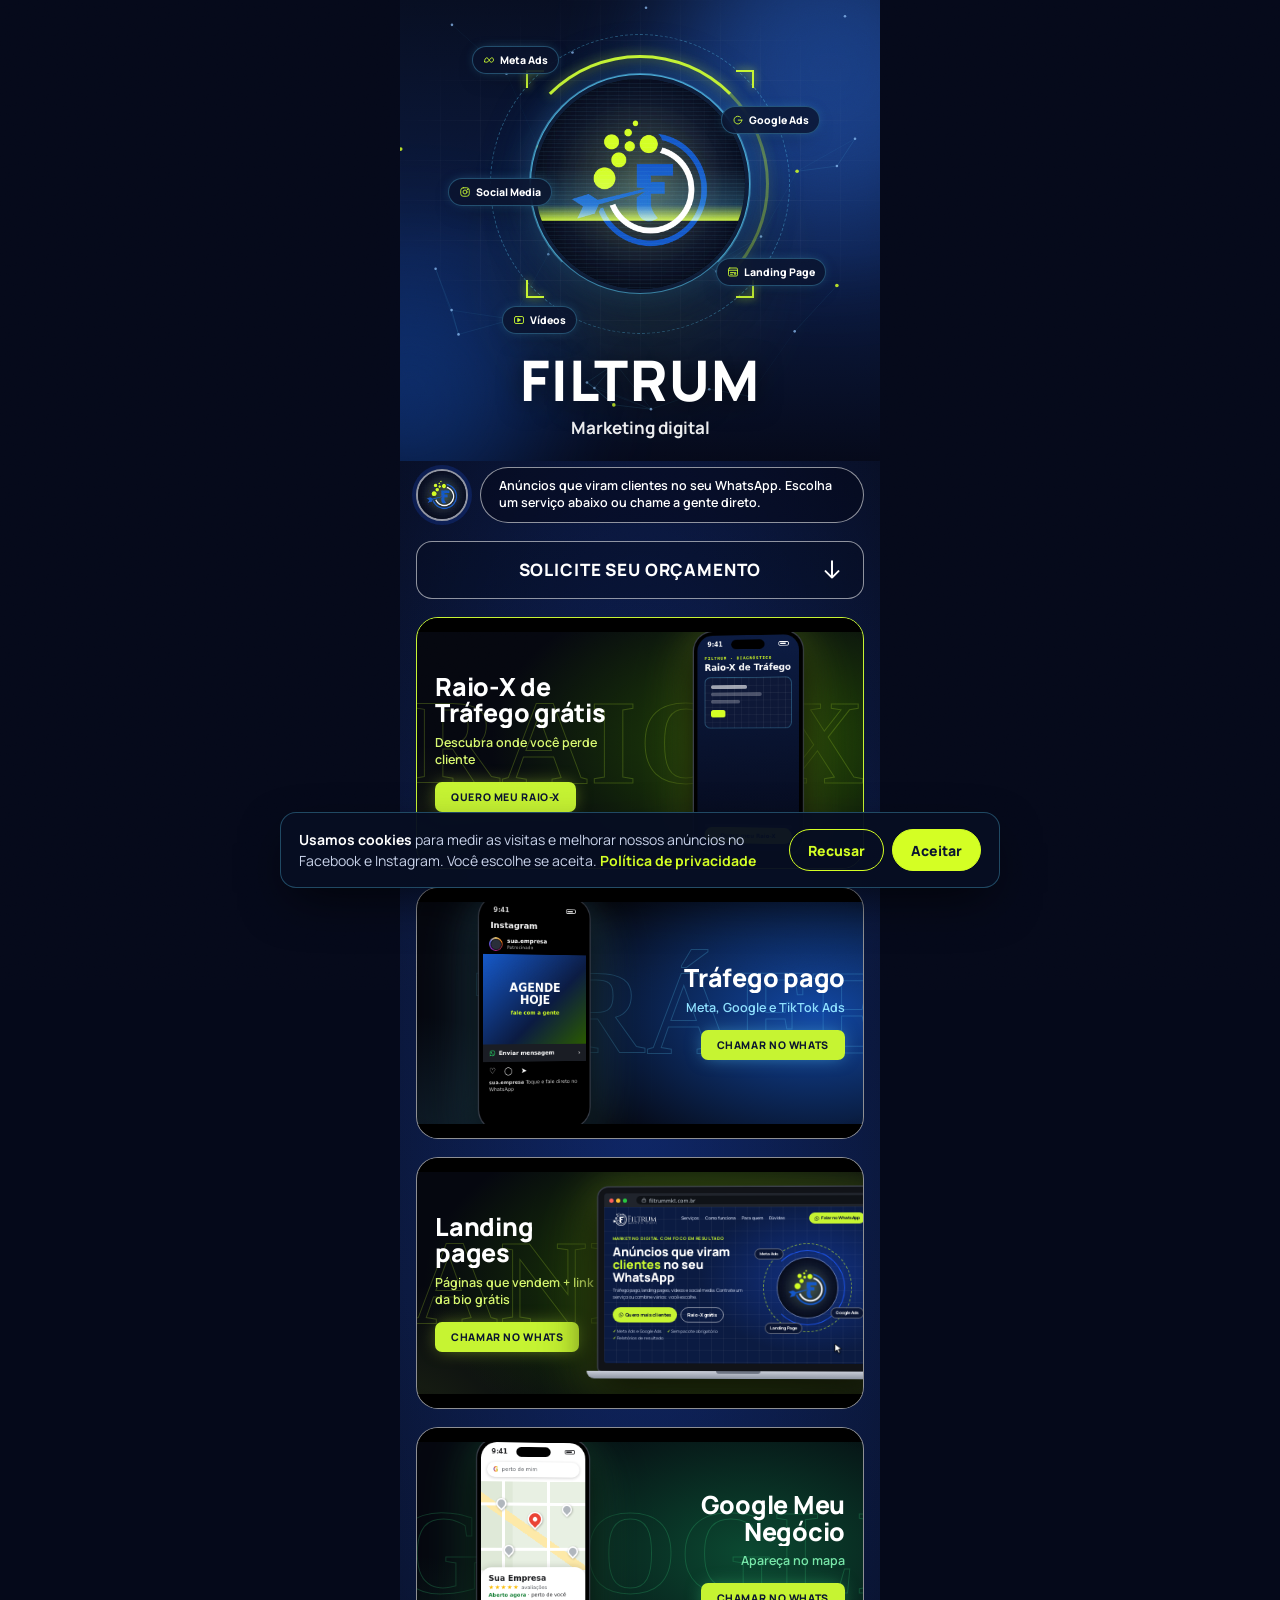
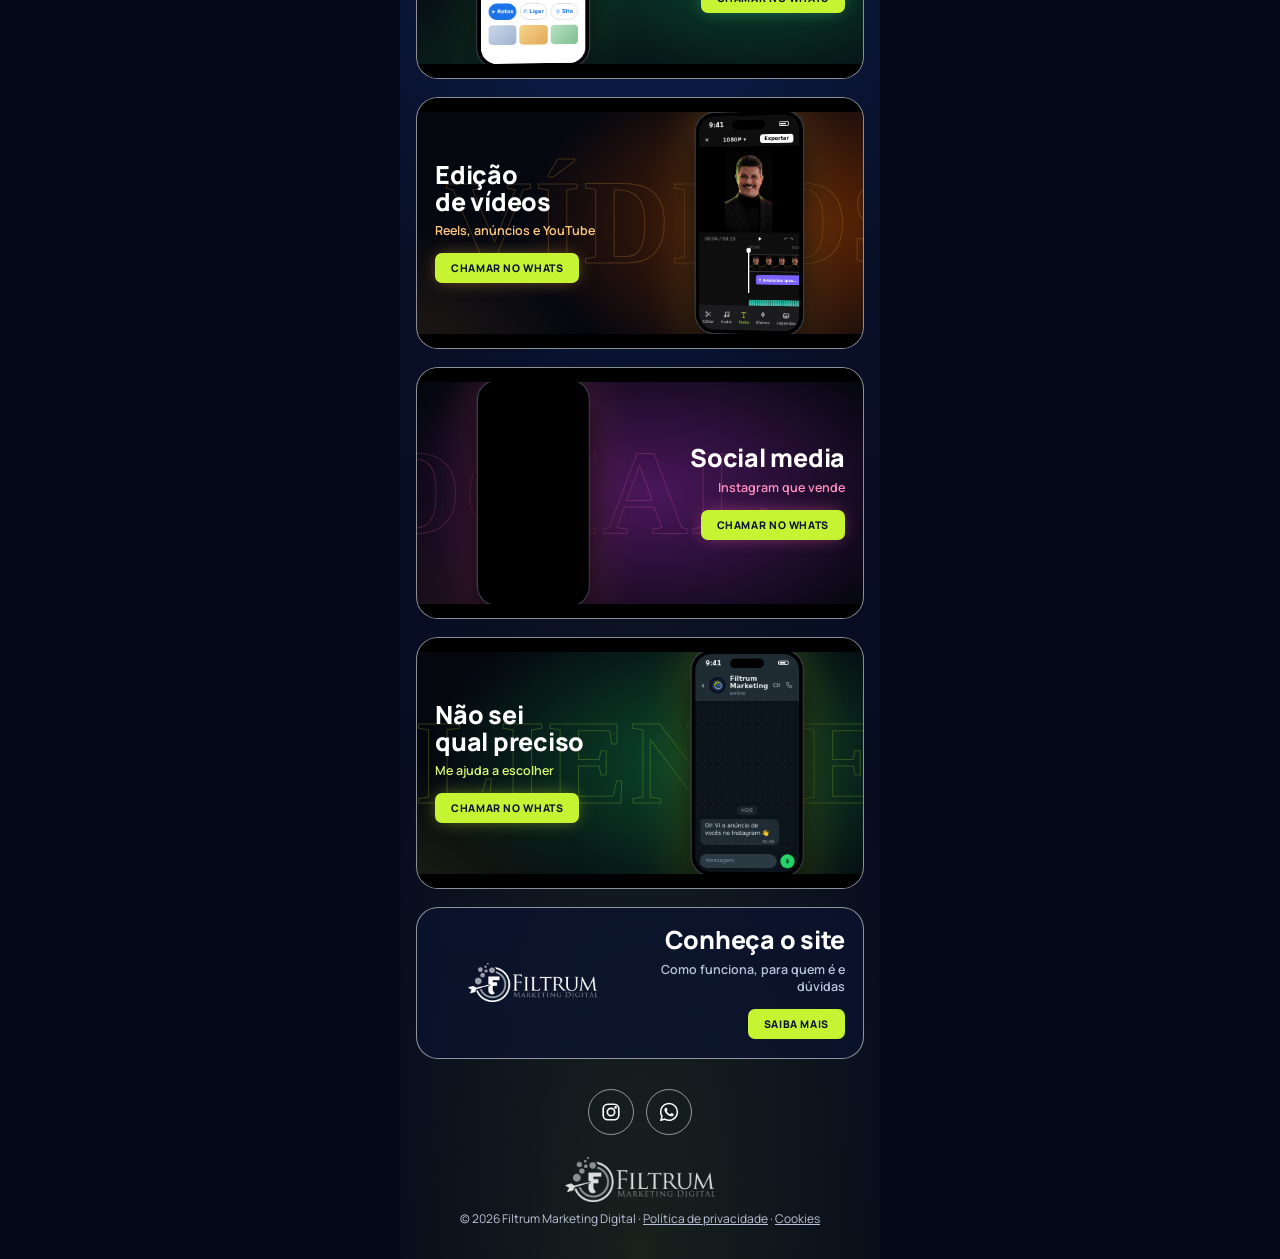
<file: links/index.html>
<!doctype html>
<html lang="pt-BR">
<head>
  <meta charset="utf-8">
  <meta name="viewport" content="width=device-width, initial-scale=1, viewport-fit=cover">
  <title>Filtrum Marketing Digital | Links</title>
  <meta name="description" content="Fale com a Filtrum no WhatsApp e conheça os serviços: tráfego pago, landing pages, edição de vídeos e social media.">
  <meta name="theme-color" content="#05091A">
  <meta property="og:title" content="Filtrum Marketing Digital">
  <meta property="og:description" content="Anúncios que viram clientes no seu WhatsApp.">
  <meta property="og:image" content="https://filtrummkt.com.br/assets/img/og-image.jpg">
  <meta property="og:url" content="https://filtrummkt.com.br/links/">
  <meta property="og:type" content="website">
  <meta property="og:locale" content="pt_BR">
  <link rel="canonical" href="https://filtrummkt.com.br/links/">
  <link rel="icon" type="image/jpeg" href="../assets/img/links/avatar.jpg">
  <link rel="preconnect" href="https://fonts.googleapis.com">
  <link rel="preconnect" href="https://fonts.gstatic.com" crossorigin>
  <link href="https://fonts.googleapis.com/css2?family=Manrope:wght@500;600;700;800&display=swap" rel="stylesheet">
  <link rel="preload" as="image" href="../assets/img/simbolo-hero.jpg">

  <style>
    :root{
      color-scheme:dark;
      --bg:#05091A;
      --bg-2:#0A1430;
      --navy:#0E3A6B;
      --site:#0B1B42;
      --cobalt:#1E5BFF;
      --lime:#C6F432;
      --ink:#FFFFFF;
      --ink-2:#B9C3DA;
      --line:rgba(255,255,255,.55);
      --card:rgba(10,20,48,.72);
      --radius:22px;
      /* cores das telas simuladas */
      --wa-bg:#0B141A; --wa-head:#1F2C34; --wa-in:#202C33; --wa-out:#005C4B; --wa-green:#25D366; --wa-tick:#53BDEB;
      --ig-blue:#0095F6; --ig-gray:#262626; --ig-link:#E0F1FF;
      --cc-bg:#0E0E0E; --cc-panel:#1C1C1E; --cc-text:#7B61FF; --cc-audio:#1FB5A0; --cc-fx:#F2994A;
      --ads-bg:#F0F2F5; --ads-ink:#1C2B33; --ads-mute:#65676B; --ads-blue:#0866FF; --ads-green:#31A24C;
    }
    *{box-sizing:border-box;margin:0;padding:0}
    html{-webkit-text-size-adjust:100%}
    body{
      font-family:"Manrope",system-ui,-apple-system,"Segoe UI",sans-serif;
      background:var(--bg);color:var(--ink);min-height:100vh;
      -webkit-font-smoothing:antialiased;
    }
    a{color:inherit;text-decoration:none}
    img{display:block;max-width:100%;height:auto}

    .page{
      position:relative;max-width:480px;margin:0 auto;min-height:100vh;overflow:hidden;
      background:
        radial-gradient(120% 60% at 50% 38%, rgba(30,91,255,.28), transparent 60%),
        radial-gradient(90% 40% at 50% 100%, rgba(198,244,50,.10), transparent 70%),
        linear-gradient(180deg, var(--bg) 0%, var(--bg-2) 45%, var(--bg) 100%);
      padding-bottom:calc(32px + env(safe-area-inset-bottom));
    }

    /* ---------- HERO ---------- */
    .hero{position:relative;height:430px}
    .hero > img{position:absolute;inset:0;width:100%;height:100%;object-fit:cover;object-position:50% 12%}
    .hero::after{content:"";position:absolute;inset:0;
      background:linear-gradient(180deg, rgba(5,9,26,0) 30%, rgba(5,9,26,.55) 62%, var(--bg) 100%)}
    .hero__txt{position:absolute;left:0;right:0;bottom:22px;z-index:2;text-align:center;padding:0 16px}
    .hero__name{font-weight:800;font-size:clamp(40px,12vw,56px);line-height:1;letter-spacing:.02em;text-transform:uppercase;text-shadow:0 4px 24px rgba(0,0,0,.6)}
    .hero__role{margin-top:8px;font-weight:700;font-size:17px;opacity:.92}
    .hero__role span{color:var(--lime)}

    .wrap{position:relative;z-index:3;padding:0 16px}
    .intro{display:flex;align-items:center;gap:12px;margin-top:6px}
    .intro__avatar{flex:0 0 52px;height:52px;border-radius:50%;border:2px solid var(--line);overflow:hidden;box-shadow:0 0 0 4px rgba(30,91,255,.18)}
    .intro__avatar img{width:100%;height:100%;object-fit:cover}
    .intro__bubble{flex:1;border:1.5px solid var(--line);border-radius:999px;padding:10px 18px;font-size:12.5px;line-height:1.35;font-weight:600;background:rgba(5,9,26,.55)}

    .label{margin-top:18px;display:flex;align-items:center;justify-content:center;position:relative;height:58px;
      border:1.5px solid var(--line);border-radius:16px;padding:0 52px;text-align:center;font-weight:800;font-size:clamp(14px,4.2vw,17px);letter-spacing:.05em;text-transform:uppercase;background:rgba(5,9,26,.35)}
    .label svg{position:absolute;right:18px;width:26px;height:26px}

    /* ---------- CARDS ---------- */
    .cards{list-style:none;margin-top:18px;display:grid;gap:18px}
    .card{
      position:relative;display:grid;grid-template-columns:1fr 54%;align-items:center;min-height:250px;
      border:1.5px solid var(--line);border-radius:var(--radius);background:var(--card);
      padding:0 0 0 18px;overflow:hidden;
      transition:transform .2s ease,border-color .2s ease,box-shadow .2s ease;
    }
    .card:hover,.card:focus-visible{transform:translateY(-2px);border-color:#fff;box-shadow:0 10px 30px rgba(30,91,255,.25);outline:none}
    .card--rev{grid-template-columns:54% 1fr;padding:0 18px 0 0}
    .card--rev .card__txt{order:2;text-align:right}
    .card--rev .card__art{order:1}
    .card--rev .card__btn{margin-left:auto}
    .card--wide{grid-template-columns:1fr 60%}
    .card--wide.card--rev{grid-template-columns:60% 1fr}

    .card__txt{position:relative;z-index:2;padding:18px 0;min-width:0}
    .card__title{font-weight:800;font-size:25px;line-height:1.05;letter-spacing:-.01em;text-wrap:balance}
    .card__sub{margin-top:6px;font-size:12.5px;font-weight:600;color:var(--ink-2)}
    .card__btn{display:inline-flex;align-items:center;justify-content:center;margin-top:14px;height:30px;padding:0 16px;border-radius:7px;
      background:var(--lime);color:#0A1430;font-size:10.5px;font-weight:800;letter-spacing:.06em;text-transform:uppercase;white-space:nowrap}

    .card__art{position:relative;align-self:stretch;min-height:250px}
    .mock{position:absolute;left:50%;top:50%;transform:translate(-50%,-50%) scale(var(--s,.8));transform-origin:center}
    .card--wide:not(.card--rev) .mock{left:auto;right:0;transform:translate(5%,-50%) scale(var(--s,.8));transform-origin:right center}
    .card--wide.card--rev .mock{left:0;transform:translate(-5%,-50%) scale(var(--s,.8));transform-origin:left center}

    .card--main{border-color:var(--lime);background:radial-gradient(80% 120% at 85% 50%, rgba(198,244,50,.18), transparent 60%),var(--card)}
    .card--main .card__btn{background:var(--lime)}

    .demo-tag{position:absolute;right:10px;bottom:8px;z-index:3;font-size:9px;font-weight:700;letter-spacing:.04em;color:rgba(255,255,255,.55)}
    .card--rev .demo-tag{right:auto;left:10px}

    /* ========== CELULAR (base) ========== */
    .phone{width:150px;height:304px;border-radius:26px;background:#000;padding:5px;
      box-shadow:0 0 0 1.5px #3a3f4a, 0 18px 40px rgba(0,0,0,.55)}
    .phone__screen{position:relative;width:100%;height:100%;border-radius:21px;overflow:hidden;font-family:system-ui,-apple-system,"Segoe UI",Roboto,sans-serif}
    .phone__island{position:absolute;top:6px;left:50%;width:46px;height:13px;margin-left:-23px;border-radius:10px;background:#000;z-index:5}
    .status{height:24px;display:flex;align-items:center;justify-content:space-between;padding:0 14px;font-size:8.5px;font-weight:700;color:#fff}
    .status i{display:inline-block;width:14px;height:6px;border:1px solid #fff;border-radius:2px;position:relative}
    .status i::after{content:"";position:absolute;inset:1px 3px 1px 1px;background:#fff;border-radius:1px}

    /* ========== 1. WHATSAPP ========== */
    .wa{background:var(--wa-bg)}
    .wa__head{display:flex;align-items:center;gap:6px;padding:4px 8px 6px;background:var(--wa-head);color:#E9EDEF}
    .wa__back{font-size:12px;line-height:1;color:#E9EDEF}
    .wa__av{width:22px;height:22px;border-radius:50%;overflow:hidden;flex:0 0 22px}
    .wa__av img{width:100%;height:100%;object-fit:cover}
    .wa__who{flex:1;min-width:0;line-height:1.15}
    .wa__who b{display:block;font-size:9px;font-weight:600}
    .wa__who small{display:block;font-size:7px;color:#8696A0}
    .wa__who small.typing{color:var(--wa-green)}
    .wa__ico{display:flex;gap:7px}
    .wa__ico svg{width:10px;height:10px;color:#AEBAC1}
    .wa__body{position:absolute;top:58px;left:0;right:0;bottom:30px;padding:6px 7px;display:flex;flex-direction:column;justify-content:flex-end;gap:4px;overflow:hidden;
      background-image:radial-gradient(rgba(255,255,255,.035) 1px, transparent 1.2px);background-size:9px 9px}
    .wa__day{align-self:center;font-size:6.5px;color:#8696A0;background:#182229;padding:2px 6px;border-radius:5px;margin-bottom:2px}
    .msg{max-width:84%;padding:4px 6px 3px;border-radius:7px;font-size:7.6px;line-height:1.3;color:#E9EDEF;position:relative;
      animation:pop .28s cubic-bezier(.2,.9,.3,1.3) both}
    .msg--in{align-self:flex-start;background:var(--wa-in);border-top-left-radius:2px}
    .msg--out{align-self:flex-end;background:var(--wa-out);border-top-right-radius:2px}
    .msg__meta{float:right;margin:3px 0 -2px 6px;font-size:5.6px;color:rgba(233,237,239,.6);display:inline-flex;align-items:center;gap:1px}
    .msg__meta svg{width:9px;height:6px;color:var(--wa-tick)}
    .msg--typing{padding:6px 8px;display:flex;gap:2.5px}
    .msg--typing i{width:4px;height:4px;border-radius:50%;background:#8696A0;animation:dot 1s infinite}
    .msg--typing i:nth-child(2){animation-delay:.15s}.msg--typing i:nth-child(3){animation-delay:.3s}
    @keyframes pop{from{opacity:0;transform:translateY(6px) scale(.92)}to{opacity:1;transform:none}}
    @keyframes dot{0%,60%,100%{opacity:.35;transform:none}30%{opacity:1;transform:translateY(-2px)}}
    .wa__input{position:absolute;left:0;right:0;bottom:0;height:30px;display:flex;align-items:center;gap:5px;padding:0 6px}
    .wa__field{flex:1;height:19px;border-radius:10px;background:#2A3942;font-size:7px;color:#8696A0;display:flex;align-items:center;padding-left:8px}
    .wa__mic{width:19px;height:19px;border-radius:50%;background:var(--wa-green);display:grid;place-items:center}
    .wa__mic svg{width:9px;height:9px;color:#111B21}

    /* ========== NOTEBOOK (base) ========== */
    .laptop{width:330px}
    .laptop__lid{background:#111318;border-radius:12px 12px 4px 4px;padding:7px 7px 9px;box-shadow:0 0 0 1.5px #3a3f4a, 0 20px 40px rgba(0,0,0,.55)}
    .laptop__screen{position:relative;height:200px;border-radius:4px;overflow:hidden}
    .laptop__base{height:9px;margin:0 -14px;border-radius:0 0 10px 10px;background:linear-gradient(#C9CED8,#8E95A3)}
    .laptop__base::after{content:"";display:block;width:52px;height:3px;margin:0 auto;border-radius:0 0 4px 4px;background:#6E7583}

    /* ========== 2. GERENCIADOR DE ANÚNCIOS ========== */
    .ads{background:var(--ads-bg);color:var(--ads-ink);font-family:system-ui,-apple-system,"Segoe UI",Roboto,sans-serif;display:grid;grid-template-columns:20px 1fr;height:100%}
    .ads__side{background:#fff;border-right:1px solid #DADDE1;display:flex;flex-direction:column;align-items:center;gap:7px;padding-top:6px}
    .ads__side i{width:9px;height:9px;border-radius:2px;background:#BCC0C4}
    .ads__side i:first-child{background:var(--ads-blue);border-radius:50%}
    .ads__side i.on{background:var(--ads-blue)}
    .ads__main{display:flex;flex-direction:column;min-width:0}
    .ads__top{height:20px;background:#fff;border-bottom:1px solid #DADDE1;display:flex;align-items:center;justify-content:space-between;padding:0 7px;font-size:7.5px;font-weight:700}
    .ads__top span{font-weight:500;color:var(--ads-mute);font-size:6.5px;border:1px solid #DADDE1;border-radius:4px;padding:1px 4px}
    .ads__kpis{display:grid;grid-template-columns:repeat(4,1fr);gap:4px;padding:5px 6px 0}
    .kpi{background:#fff;border-radius:5px;padding:4px 5px;box-shadow:0 1px 2px rgba(0,0,0,.08)}
    .kpi small{display:block;font-size:5.4px;color:var(--ads-mute);white-space:nowrap}
    .kpi b{display:block;font-size:9.5px;margin-top:1px;font-variant-numeric:tabular-nums;white-space:nowrap}
    .kpi em{font-style:normal;font-size:5.4px;color:var(--ads-green);font-weight:700}
    .ads__chart{margin:5px 6px 0;background:#fff;border-radius:5px;box-shadow:0 1px 2px rgba(0,0,0,.08);padding:4px 5px 2px;position:relative}
    .ads__chart header{display:flex;justify-content:space-between;font-size:6px;font-weight:700}
    .ads__chart header span{display:flex;gap:6px;font-weight:600;color:var(--ads-mute)}
    .ads__chart header span i{display:inline-block;width:5px;height:5px;border-radius:50%;margin-right:2px;vertical-align:0}
    .ads__chart svg{display:block;width:100%;height:56px}
    .ln{fill:none;stroke-width:1.6;stroke-linecap:round;stroke-linejoin:round;stroke-dasharray:400;stroke-dashoffset:400}
    .ln--a{stroke:var(--ads-green)} .ln--b{stroke:var(--ads-blue)}
    .area{fill:url(#gradSales);opacity:0}
    .ads__table{margin:5px 6px 0;background:#fff;border-radius:5px;box-shadow:0 1px 2px rgba(0,0,0,.08);font-size:5.8px}
    .row{display:grid;grid-template-columns:14px 1fr 34px 40px;align-items:center;gap:4px;padding:3px 5px;border-top:1px solid #EEF0F2}
    .row:first-child{border-top:0;color:var(--ads-mute);font-weight:700}
    .row b{font-weight:600;white-space:nowrap;overflow:hidden;text-overflow:ellipsis}
    .row .st-on{color:var(--ads-green);font-weight:700}
    .row span:last-child{text-align:right;font-variant-numeric:tabular-nums}
    .tog{width:12px;height:7px;border-radius:5px;background:var(--ads-blue);position:relative}
    .tog::after{content:"";position:absolute;top:1px;right:1px;width:5px;height:5px;border-radius:50%;background:#fff}
    .ads__pointer{position:absolute;width:12px;height:12px;z-index:4;left:70%;top:80%}
    .ads__pointer svg{width:100%;height:100%}

    /* ========== 3. LANDING PAGE FILTRUM ========== */
    .browser{display:flex;flex-direction:column;height:100%;background:var(--site)}
    .browser__bar{height:16px;flex:0 0 16px;background:#20242C;display:flex;align-items:center;gap:3px;padding:0 6px}
    .browser__bar i{width:5px;height:5px;border-radius:50%;background:#FF5F57}
    .browser__bar i:nth-child(2){background:#FEBC2E}.browser__bar i:nth-child(3){background:#28C840}
    .browser__url{margin-left:8px;flex:1;height:10px;border-radius:5px;background:#0F1217;font-size:6px;color:#C9D1D9;display:flex;align-items:center;padding-left:6px;gap:3px;font-family:system-ui,sans-serif}
    .browser__url svg{width:6px;height:6px}
    .lp{position:relative;flex:1;overflow:hidden;font-family:"Manrope",sans-serif;color:#fff;
      background:
        radial-gradient(60% 70% at 78% 45%, rgba(30,91,255,.35), transparent 70%),
        linear-gradient(rgba(255,255,255,.04) 1px, transparent 1px) 0 0/14px 14px,
        linear-gradient(90deg, rgba(255,255,255,.04) 1px, transparent 1px) 0 0/14px 14px,
        var(--site)}
    .lp__nav{display:flex;align-items:center;justify-content:space-between;padding:6px 10px}
    .lp__nav img{width:52px}
    .lp__nav nav{display:flex;gap:7px;font-size:5px;font-weight:600;color:#C9D3EA}
    .lp__wbtn{font-size:5px;font-weight:800;background:var(--lime);color:#0A1430;border-radius:20px;padding:3px 6px;display:flex;align-items:center;gap:2px}
    .lp__wbtn svg{width:6px;height:6px}
    .lp__hero{display:grid;grid-template-columns:1.15fr 1fr;align-items:center;gap:6px;padding:6px 10px 0}
    .lp__eyebrow{font-size:5px;font-weight:800;letter-spacing:.08em;text-transform:uppercase;color:var(--lime)}
    .lp__h1{margin-top:4px;font-size:14.5px;line-height:1.05;font-weight:800}
    .lp__h1 span{color:var(--lime)}
    .lp__sub{margin-top:5px;font-size:5.6px;line-height:1.4;color:#C9D3EA}
    .lp__ctas{display:flex;gap:4px;margin-top:7px}
    .lp__cta{position:relative;font-size:5.6px;font-weight:800;padding:4px 7px;border-radius:20px;display:flex;align-items:center;gap:2px;overflow:hidden;white-space:nowrap}
    .lp__cta svg{width:6px;height:6px}
    .lp__cta--p{background:var(--lime);color:#0A1430}
    .lp__cta--g{border:1px solid rgba(255,255,255,.5)}
    .lp__checks{display:flex;flex-wrap:wrap;gap:2px 6px;margin-top:7px;font-size:4.8px;color:#C9D3EA;list-style:none}
    .lp__checks li::before{content:"✓ ";color:var(--lime);font-weight:800}
    .orbit{position:relative;width:104px;height:104px;margin:0 auto}
    .orbit__ring{position:absolute;inset:0;border-radius:50%;border:1px dashed rgba(198,244,50,.6)}
    .orbit__ring--2{inset:8px;border:1px solid rgba(30,91,255,.8);border-left-color:transparent}
    .orbit__photo{position:absolute;inset:16px;border-radius:50%;overflow:hidden;border:1.5px solid rgba(255,255,255,.4)}
    .orbit__photo img{width:100%;height:100%;object-fit:cover}
    .chip{position:absolute;font-size:5px;font-weight:700;background:rgba(10,20,48,.9);border:1px solid rgba(255,255,255,.35);border-radius:20px;padding:2px 5px;white-space:nowrap}
    .chip--a{top:6px;left:-10px}.chip--b{bottom:16px;right:-14px}.chip--c{bottom:-2px;left:2px}
    .notif{position:absolute;right:8px;bottom:10px;width:112px;display:flex;align-items:center;gap:4px;background:rgba(255,255,255,.95);color:#0A1430;border-radius:7px;padding:4px 5px;box-shadow:0 6px 16px rgba(0,0,0,.4);opacity:0}
    .notif > span{width:13px;height:13px;flex:0 0 13px;border-radius:50%;background:var(--wa-green);display:grid;place-items:center;color:#fff}
    .notif svg{width:8px;height:8px}
    .notif p{font-size:5px;line-height:1.3}
    .notif b{display:block;font-size:5.4px}
    .cursor{position:absolute;width:12px;height:14px;z-index:6;left:85%;top:85%}
    .cursor svg{width:100%;height:100%;filter:drop-shadow(0 1px 1px rgba(0,0,0,.5))}
    .ripple{position:absolute;left:50%;top:50%;width:6px;height:6px;margin:-3px 0 0 -3px;border-radius:50%;background:rgba(255,255,255,.8);opacity:0}

    /* ========== 4. EDIÇÃO (editor de vídeo mobile) ========== */
    .cc{background:var(--cc-bg);color:#fff}
    .cc__top{display:flex;align-items:center;justify-content:space-between;padding:2px 8px 4px;font-size:7.5px}
    .cc__top b{font-weight:600;color:#ddd}
    .cc__export{background:#fff;color:#000;font-weight:700;border-radius:4px;padding:2px 6px;font-size:7px}
    .cc__preview{position:relative;height:118px;background:#000;display:flex;justify-content:center}
    .cc__frame{position:relative;width:66px;height:118px;overflow:hidden}
    .cc__frame img{width:100%;height:100%;object-fit:cover}
    .cc__cap{position:absolute;left:3px;right:3px;bottom:22px;text-align:center;font-family:"Manrope",sans-serif;font-weight:800;font-size:8.5px;line-height:1.05;text-transform:uppercase;text-shadow:0 1px 2px #000}
    .cc__cap span{display:inline-block;opacity:0}
    .cc__cap span.hl{color:var(--lime)}
    .cc__bar{display:flex;align-items:center;justify-content:space-between;padding:4px 8px;font-size:6.5px;color:#aaa;font-variant-numeric:tabular-nums}
    .cc__bar svg{width:9px;height:9px;color:#fff}
    .cc__tl{position:relative;height:96px;overflow:hidden;background:var(--cc-bg)}
    .cc__tracks{position:absolute;top:0;left:50%;display:flex;flex-direction:column;gap:4px;width:420px}
    .cc__ruler{height:9px;font-size:5.5px;color:#777;display:flex;gap:0;white-space:nowrap}
    .cc__ruler span{flex:0 0 60px}
    .tr{display:flex;gap:2px;height:13px}
    .tr--video{height:24px}
    .clip{height:100%;border-radius:3px;flex:0 0 auto}
    .clip--v{background:url("../assets/img/links/video-frame.jpg") 0 30%/18px auto repeat-x;border:1px solid rgba(255,255,255,.25)}
    .clip--t{background:var(--cc-text);font-size:5.5px;font-weight:700;display:flex;align-items:center;padding:0 4px;white-space:nowrap;overflow:hidden}
    .clip--a{background:
        repeating-linear-gradient(90deg, rgba(0,0,0,.35) 0 1px, transparent 1px 3px),
        linear-gradient(0deg, transparent 20%, rgba(255,255,255,.25) 50%, transparent 80%),
        var(--cc-audio)}
    .clip--f{background:var(--cc-fx);font-size:5.5px;font-weight:700;color:#3a1d00;display:flex;align-items:center;padding:0 4px}
    .cc__head{position:absolute;top:6px;height:60px;left:50%;width:1.5px;margin-left:-.75px;background:#fff;z-index:3}
    .cc__head::before{content:"";position:absolute;top:-2px;left:-2.5px;width:6.5px;height:6.5px;border-radius:50%;background:#fff}
    .cc__tools{position:absolute;left:0;right:0;bottom:0;height:34px;display:flex;justify-content:space-around;align-items:center;background:var(--cc-panel)}
    .cc__tools span{display:flex;flex-direction:column;align-items:center;gap:2px;font-size:5.5px;color:#ccc}
    .cc__tools svg{width:10px;height:10px;color:#fff}
    .cc__tools span.on{color:var(--lime)} .cc__tools span.on svg{color:var(--lime)}

    /* ========== 5. INSTAGRAM ========== */
    .ig{background:#000;color:#F5F5F5}
    .ig__head{display:flex;align-items:center;justify-content:space-between;padding:2px 10px 6px;font-size:9.5px;font-weight:700}
    .ig__head svg{width:10px;height:10px}
    .ig__prof{display:flex;align-items:center;gap:9px;padding:0 10px}
    .ig__ring{position:relative;width:46px;height:46px;flex:0 0 46px;border-radius:50%;padding:2px;
      background:conic-gradient(from 0deg,#FEDA75,#FA7E1E,#D62976,#962FBF,#4F5BD5,#FEDA75)}
    .ig__ring img{width:100%;height:100%;border-radius:50%;border:2px solid #000;object-fit:cover}
    .ig__name b{display:block;font-size:8.5px}
    .ig__name small{display:block;font-size:7px;color:#A8A8A8;margin-top:1px}
    .ig__bio{padding:6px 10px 0;font-size:7px;line-height:1.38}
    .ig__bio span{display:flex;align-items:center;gap:2px;margin-top:1px;color:var(--ig-link);font-weight:600}
    .ig__bio span svg{width:7px;height:7px}
    .ig__btns{display:grid;grid-template-columns:1fr 1fr;gap:4px;padding:7px 10px 0}
    .ig__btns > span{position:relative;height:17px;border-radius:5px;background:var(--ig-gray);font-size:7px;font-weight:700;display:grid;place-items:center;overflow:hidden}
    .ig__btns > span.ig__follow{background:var(--ig-blue);transition:background .25s}
    .ig__btns > span.ig__follow.done{background:var(--ig-gray)}
    .ig__hl{display:flex;gap:8px;padding:8px 10px 0}
    .ig__hl span{display:flex;flex-direction:column;align-items:center;gap:2px;font-size:5.6px;color:#ddd}
    .ig__hl i{width:24px;height:24px;border-radius:50%;border:1px solid #444;padding:2px;display:block}
    .ig__hl i::after{content:"";display:block;width:100%;height:100%;border-radius:50%;background:var(--navy)}
    .ig__hl span:nth-child(2) i::after{background:var(--lime)}
    .ig__hl span:nth-child(3) i::after{background:var(--cobalt)}
    .ig__hl span:nth-child(4) i::after{background:#fff}
    .ig__tabs{display:flex;justify-content:space-around;margin-top:8px;border-bottom:1px solid #262626;padding-bottom:4px}
    .ig__tabs svg{width:9px;height:9px;color:#777}
    .ig__tabs svg:first-child{color:#fff}
    .ig__gridwrap{position:relative;height:120px;overflow:hidden}
    .ig__grid{display:grid;grid-template-columns:repeat(3,1fr);gap:1.5px;padding-top:1.5px}
    .post{aspect-ratio:4/5;padding:5px;font-family:"Manrope",sans-serif;font-weight:800;font-size:6.2px;line-height:1.1;display:flex;align-items:flex-end;position:relative}
    .post--n{background:var(--site)} .post--l{background:var(--lime);color:#0A1430} .post--c{background:var(--cobalt)} .post--w{background:#fff;color:#0A1430}
    .post--p{background:url("../assets/img/links/foto-hero.jpg") center/cover}
    .post--r::after{content:"";position:absolute;top:4px;right:4px;width:6px;height:6px;border:1px solid currentColor;border-radius:2px}
    .tap{position:absolute;left:50%;top:50%;width:14px;height:14px;margin:-7px 0 0 -7px;border-radius:50%;background:rgba(255,255,255,.7);opacity:0;z-index:4}


    /* ---------- TOPO COM EFEITO DIGITAL (igual ao site) ---------- */
    .bh{position:relative;padding:34px 16px 22px;overflow:hidden;isolation:isolate}
    .bh__bg{position:absolute;inset:0;z-index:-1;background:linear-gradient(180deg,#070E22 0%,#0B1B42 55%,var(--bg) 100%)}
    .bh__blob{position:absolute;border-radius:50%;filter:blur(60px)}
    .bh__blob--1{width:320px;height:320px;background:#2E74F0;opacity:.45;top:-90px;right:-110px}
    .bh__blob--2{width:260px;height:260px;background:#1558C9;opacity:.4;bottom:-60px;left:-120px}
    .bh__blob--3{width:170px;height:170px;background:var(--lime);opacity:.12;top:40%;left:50%;margin-left:-85px}
    .bh__grid{position:absolute;inset:0;
      background-image:linear-gradient(rgba(255,255,255,.06) 1px,transparent 1px),linear-gradient(90deg,rgba(255,255,255,.06) 1px,transparent 1px);
      background-size:40px 40px;
      -webkit-mask-image:radial-gradient(ellipse 75% 60% at 50% 40%,#000 20%,transparent 75%);
              mask-image:radial-gradient(ellipse 75% 60% at 50% 40%,#000 20%,transparent 75%)}
    .bh__net{position:absolute;inset:0;width:100%;height:100%}

    .bh__orbit{position:relative;width:min(300px,76vw);aspect-ratio:1;margin:0 auto;display:grid;place-items:center}
    .bh__orbit::before{content:"";position:absolute;inset:10%;border-radius:50%;
      background:radial-gradient(circle,rgba(212,255,36,.18),rgba(21,88,201,.45) 45%,transparent 70%);filter:blur(26px)}
    .bh__ring{position:absolute;border-radius:50%}
    .bh__ring--1{inset:0;border:1px dashed rgba(95,212,255,.35)}
    .bh__ring--2{inset:7%;border:3px solid transparent;border-top-color:var(--lime);border-right-color:rgba(212,255,36,.35);filter:drop-shadow(0 0 6px rgba(212,255,36,.6))}
    .bh__ring--3{inset:13%;border:2px solid rgba(95,212,255,.5);border-bottom-color:transparent}
    .bh__photo{position:relative;width:70%;aspect-ratio:1;border-radius:50%;overflow:hidden;background:#030407;
      box-shadow:0 0 0 4px rgba(9,18,44,.9),0 0 0 5px rgba(95,212,255,.5),0 0 34px rgba(95,212,255,.25),0 24px 60px -18px rgba(0,0,0,.8)}
    .bh__photo img{width:100%;height:100%;object-fit:cover;transform:scale(1.02)}
    .bh__photo::after{content:"";position:absolute;inset:0;pointer-events:none;
      background:repeating-linear-gradient(180deg,rgba(95,212,255,.06) 0 1px,transparent 1px 4px);mix-blend-mode:screen}
    .bh__scan{position:absolute;left:0;right:0;top:0;height:26%;pointer-events:none;
      background:linear-gradient(180deg,transparent,rgba(95,212,255,.22) 70%,rgba(212,255,36,.9) 98%,transparent);mix-blend-mode:screen;transform:translateY(160%)}
    .bh__corners{position:absolute;inset:12%;pointer-events:none}
    .bh__corners i{position:absolute;width:18px;height:18px;border:2px solid var(--lime);filter:drop-shadow(0 0 4px rgba(212,255,36,.8))}
    .bh__corners i:nth-child(1){top:0;left:0;border-right:0;border-bottom:0}
    .bh__corners i:nth-child(2){top:0;right:0;border-left:0;border-bottom:0}
    .bh__corners i:nth-child(3){bottom:0;left:0;border-right:0;border-top:0}
    .bh__corners i:nth-child(4){bottom:0;right:0;border-left:0;border-top:0}
    .bh__chip{position:absolute;z-index:2;display:inline-flex;align-items:center;gap:5px;padding:6px 10px;border-radius:999px;
      background:rgba(9,18,44,.78);border:1px solid rgba(95,212,255,.3);-webkit-backdrop-filter:blur(8px);backdrop-filter:blur(8px);
      font-size:10.5px;font-weight:800;white-space:nowrap;box-shadow:0 8px 22px -10px rgba(0,0,0,.6),0 0 14px -6px rgba(95,212,255,.6)}
    .bh__chip svg{width:12px;height:12px;color:var(--lime)}
    .bh__chip--a{top:4%;left:-6%}
    .bh__chip--b{top:24%;right:-10%}
    .bh__chip--c{top:48%;left:-14%}
    .bh__chip--d{bottom:16%;right:-12%}
    .bh__chip--e{bottom:0;left:4%}
    .bh__txt{position:relative;text-align:center;margin-top:18px}

    @media (prefers-reduced-motion:no-preference){
      .bh__blob--1{animation:bhDrift 18s ease-in-out infinite alternate}
      .bh__blob--2{animation:bhDrift 22s ease-in-out infinite alternate-reverse}
      .bh__blob--3{animation:bhDrift 16s ease-in-out infinite alternate}
      @keyframes bhDrift{to{transform:translate(30px,24px) scale(1.1)}}
      .bh__orbit::before{animation:bhGlow 5s ease-in-out infinite alternate}
      @keyframes bhGlow{from{opacity:.7;transform:scale(.95)}to{opacity:1;transform:scale(1.05)}}
      .bh__ring--1{animation:spin 60s linear infinite}
      .bh__ring--2{animation:spin 8s linear infinite}
      .bh__ring--3{animation:spin 24s linear infinite reverse}
      .bh__scan{animation:bhScan 4.2s cubic-bezier(.6,0,.4,1) infinite}
      @keyframes bhScan{0%{transform:translateY(-100%)}100%{transform:translateY(400%)}}
      .bh__corners i{animation:bhCorners 3s ease-in-out infinite}
      @keyframes bhCorners{50%{opacity:.35}}
      .bh__chip{animation:bhFloat 6s ease-in-out infinite}
      .bh__chip--b{animation-delay:-1.2s}.bh__chip--c{animation-delay:-2.4s}.bh__chip--d{animation-delay:-3.6s}.bh__chip--e{animation-delay:-4.8s}
      @keyframes bhFloat{0%,100%{transform:translateY(0)}50%{transform:translateY(-7px)}}
    }


    /* ================= CARDS CINEMATOGRÁFICOS ================= */
    .cx-grain{position:fixed;inset:-10%;z-index:30;pointer-events:none;opacity:.06;mix-blend-mode:overlay;background-image:url("data:image/svg+xml;utf8,<svg xmlns='http://www.w3.org/2000/svg' width='160' height='160'><filter id='n'><feTurbulence type='fractalNoise' baseFrequency='.9' numOctaves='2' stitchTiles='stitch'/></filter><rect width='100%25' height='100%25' filter='url(%23n)'/></svg>")}
    .cx{--p:0;--tint:#1558C9;--tint2:#5FD4FF;background:#05070f;isolation:isolate}
    .cx--whats{--tint:#0d5c33;--tint2:#C6F432}
    .cx--raio{--tint:#2a5a00;--tint2:#C6F432}
    .cx--gmb{--tint:#0d5a3a;--tint2:#3DDC84}
    .cx--trafego{--tint:#1558C9;--tint2:#5FD4FF}
    .cx--landing{--tint:#2a5a00;--tint2:#C6F432}
    .cx--videos{--tint:#7a2d00;--tint2:#FFB347}
    .cx--social{--tint:#5b1a6e;--tint2:#FF5FA2}
    .cx__light{position:absolute;inset:-30%;z-index:0;pointer-events:none;
      background:radial-gradient(55% 60% at calc(75% - var(--p) * 30%) 50%, color-mix(in srgb, var(--tint) 80%, transparent), transparent 70%),
                 radial-gradient(40% 50% at 15% 85%, color-mix(in srgb, var(--tint2) 12%, transparent), transparent 70%)}
    .cx::after{content:"";position:absolute;inset:0;z-index:1;pointer-events:none;border-radius:inherit;
      background:radial-gradient(130% 100% at 50% 50%, transparent 55%, rgba(0,0,0,.7) 100%)}
    .cx__word{position:absolute;z-index:0;left:0;top:50%;white-space:nowrap;pointer-events:none;
      font-family:Georgia,"Times New Roman",serif;font-weight:700;font-size:120px;line-height:1;text-transform:uppercase;letter-spacing:.02em;
      color:transparent;-webkit-text-stroke:1px color-mix(in srgb, var(--tint2) 22%, transparent);
      transform:translate(calc(10% - var(--p) * 45%),-50%)}
    .cx__sweep{position:absolute;top:-40%;bottom:-40%;width:30%;left:-45%;z-index:1;pointer-events:none;transform:skewX(-14deg);
      background:linear-gradient(100deg,transparent,color-mix(in srgb, var(--tint2) 14%, transparent),transparent)}
    .cx__bar{position:absolute;left:0;right:0;height:0;z-index:4;background:#000;transition:height 1s cubic-bezier(.7,0,.2,1)}
    .cx__bar--top{top:0}.cx__bar--bottom{bottom:0}
    .cx.is-on .cx__bar{height:14px}
    .cx .card__txt,.cx .card__art{z-index:2}
    .cx .demo-tag{bottom:22px;z-index:5}
    .cx .card__sub{color:color-mix(in srgb, var(--tint2) 70%, #fff)}
    .cx .card__btn{box-shadow:0 0 18px -4px color-mix(in srgb, var(--tint2) 60%, transparent)}
    .cx__mask{display:block;overflow:hidden;padding-bottom:.06em}
    .cx__mask > span{display:inline-block}
    .cx .card__art{perspective:900px}
    .cx .mock{filter:drop-shadow(0 18px 30px rgba(0,0,0,.6)) drop-shadow(0 0 22px color-mix(in srgb, var(--tint2) 30%, transparent))}
    .cx .card__art > .mock{rotate:y calc(-14deg + var(--p) * 22deg)}
    .card--rev.cx .card__art > .mock{rotate:y calc(14deg - var(--p) * 22deg)}

    .js-cx .cx__mask > span{transform:translateY(105%);transition:transform .9s cubic-bezier(.2,.8,.2,1)}
    .js-cx .cx .card__sub,.js-cx .cx .card__btn{opacity:0;transform:translateY(12px);transition:opacity .8s ease .3s,transform .8s cubic-bezier(.2,.8,.2,1) .3s}
    .js-cx .cx .card__btn{transition-delay:.45s}
    .js-cx .cx .card__art{opacity:0;filter:brightness(.3) blur(6px);transition:opacity 1.1s ease .1s,filter 1.3s ease .1s}
    .cx.is-on .cx__mask > span,.cx.is-on .card__sub,.cx.is-on .card__btn{transform:none;opacity:1}
    .js-cx .card:not(.cx) .cx__mask > span{transform:none}
    .cx.is-on .card__art{opacity:1;filter:none}

    @media (prefers-reduced-motion:no-preference){
      .cx.is-on .cx__sweep{animation:cxSweep 6.5s ease-in-out infinite}
      .cx--trafego.is-on .cx__sweep{animation-delay:-1.3s}.cx--landing.is-on .cx__sweep{animation-delay:-2.6s}
      .cx--videos.is-on .cx__sweep{animation-delay:-3.9s}.cx--social.is-on .cx__sweep{animation-delay:-5.2s}
      @keyframes cxSweep{0%{left:-45%}55%,100%{left:125%}}
      .cx-grain{animation:cxGrain .8s steps(4) infinite}
      @keyframes cxGrain{0%{transform:translate(0,0)}25%{transform:translate(-3%,2%)}50%{transform:translate(2%,-3%)}75%{transform:translate(-2%,-1%)}100%{transform:translate(0,0)}}
    }
    @media (prefers-reduced-motion:reduce){
      .js-cx .cx__mask > span,.js-cx .cx .card__sub,.js-cx .cx .card__btn,.js-cx .cx .card__art{opacity:1;transform:none;filter:none;transition:none}
      .cx .card__art > .mock,.card--rev.cx .card__art > .mock{rotate:none}
      .cx__word{transform:translate(0,-50%)}
    }

    /* ---------- ANIMAÇÕES ---------- */
    @media (prefers-reduced-motion:no-preference){
      .label svg{animation:bob 1.8s ease-in-out infinite}
      @keyframes bob{50%{transform:translateY(4px)}}
      .card--main{animation:pulse 2.6s ease-in-out infinite}
      @keyframes pulse{0%,100%{box-shadow:0 0 0 0 rgba(198,244,50,0)}50%{box-shadow:0 0 0 6px rgba(198,244,50,.16)}}

      /* tráfego */
      .is-on .ln{animation:draw 2.4s ease-out forwards}
      .is-on .ln--b{animation-delay:.3s}
      .is-on .area{animation:fadein 1s 1.6s forwards}
      @keyframes draw{to{stroke-dashoffset:0}}
      @keyframes fadein{to{opacity:.9}}
      .is-on .ads__pointer{animation:hover 6s ease-in-out infinite}
      @keyframes hover{0%{left:70%;top:85%}30%{left:58%;top:42%}55%{left:80%;top:30%}80%{left:40%;top:75%}100%{left:70%;top:85%}}

      /* landing */
      .orbit__ring{animation:spin 14s linear infinite}
      .orbit__ring--2{animation:spin 6s linear infinite reverse}
      @keyframes spin{to{transform:rotate(360deg)}}
      .chip{animation:float 3.4s ease-in-out infinite}
      .chip--b{animation-delay:-1.2s}.chip--c{animation-delay:-2.2s}
      @keyframes float{50%{transform:translateY(-3px)}}
      .is-on .cursor{animation:cur 6s ease-in-out infinite}
      @keyframes cur{0%{left:85%;top:85%}35%,52%{left:13%;top:68%}75%{left:60%;top:60%}100%{left:85%;top:85%}}
      .is-on .lp__cta--p .ripple{animation:rip 6s ease-out infinite}
      @keyframes rip{0%,40%{opacity:0;transform:scale(1)}42%{opacity:.9;transform:scale(1)}55%{opacity:0;transform:scale(9)}100%{opacity:0}}
      .is-on .notif{animation:notif 6s ease-out infinite}
      @keyframes notif{0%,48%{opacity:0;transform:translateY(8px)}55%,92%{opacity:1;transform:none}100%{opacity:0;transform:translateY(-4px)}}

      /* edição */
      .is-on .cc__tracks{animation:scrub 7s linear infinite}
      @keyframes scrub{from{transform:translateX(0)}to{transform:translateX(-330px)}}
      .is-on .cc__frame img{animation:kb 7s ease-in-out infinite}
      @keyframes kb{0%{transform:scale(1)}45%{transform:scale(1.18)}50%{transform:scale(1.32) translateY(4px)}100%{transform:scale(1)}}
      .is-on .cc__cap span{animation:word 7s infinite}
      .cc__cap span:nth-child(2){animation-delay:.35s}.cc__cap span:nth-child(3){animation-delay:.7s}
      .cc__cap span:nth-child(4){animation-delay:1.05s}.cc__cap span:nth-child(5){animation-delay:1.4s}
      .cc__cap span:nth-child(6){animation-delay:1.75s}.cc__cap span:nth-child(7){animation-delay:2.1s}
      @keyframes word{0%{opacity:0;transform:scale(1.6)}4%{opacity:1;transform:scale(1)}60%{opacity:1}66%,100%{opacity:0}}

      /* instagram */
      .ig__ring{animation:spin 6s linear infinite}
      .ig__ring img{animation:spin 6s linear infinite reverse}
      .is-on .ig__grid{animation:feed 9s ease-in-out infinite}
      @keyframes feed{0%,20%{transform:translateY(0)}55%,75%{transform:translateY(-66px)}100%{transform:translateY(0)}}
      .is-on .ig__follow .tap{animation:tap 9s ease-out infinite}
      @keyframes tap{0%,10%{opacity:0;transform:scale(.5)}12%{opacity:.9;transform:scale(1)}20%{opacity:0;transform:scale(3)}100%{opacity:0}}
    }
    @media (prefers-reduced-motion:reduce){
      .ln{stroke-dashoffset:0}.area{opacity:.9}.notif{opacity:1}.cc__cap span{opacity:1}
    }

    /* ---------- RODAPÉ ---------- */
    .foot{margin-top:30px;text-align:center}
    .foot__social{display:flex;justify-content:center;gap:12px}
    .foot__social a{width:46px;height:46px;border-radius:50%;border:1.5px solid var(--line);display:grid;place-items:center;transition:border-color .2s,background .2s}
    .foot__social a:hover{border-color:var(--lime);background:rgba(198,244,50,.08)}
    .foot__social svg{width:22px;height:22px}
    .foot__logo{width:150px;margin:22px auto 8px;opacity:.85}
    .foot p{font-size:12px;color:var(--ink-2)}

    .st{fill:none;stroke:currentColor;stroke-width:1.8;stroke-linecap:round;stroke-linejoin:round}

    @media (max-width:360px){
      .card__title{font-size:21px}
      .hero{height:380px}
    }
  </style>
  <link rel="stylesheet" href="../assets/css/nm.css">
</head>
<body>
  <div class="page">
    <div class="cx-grain" aria-hidden="true"></div>

    <header class="bh">
      <div class="bh__bg" aria-hidden="true">
        <span class="bh__blob bh__blob--1"></span>
        <span class="bh__blob bh__blob--2"></span>
        <span class="bh__blob bh__blob--3"></span>
        <div class="bh__grid"></div>
        <canvas class="bh__net" id="bhNet"></canvas>
      </div>

      <div class="bh__orbit" aria-hidden="true">
        <span class="bh__ring bh__ring--1"></span>
        <span class="bh__ring bh__ring--2"></span>
        <span class="bh__ring bh__ring--3"></span>
        <div class="bh__photo">
          <img src="../assets/img/simbolo-hero.jpg" alt="" width="720" height="720" fetchpriority="high">
          <span class="bh__scan"></span>
        </div>
        <span class="bh__corners"><i></i><i></i><i></i><i></i></span>
        <span class="bh__chip bh__chip--a"><svg><use href="#i-meta"/></svg>Meta Ads</span>
        <span class="bh__chip bh__chip--b"><svg><use href="#i-google"/></svg>Google Ads</span>
        <span class="bh__chip bh__chip--c"><svg><use href="#i-insta"/></svg>Social Media</span>
        <span class="bh__chip bh__chip--d"><svg><use href="#i-page"/></svg>Landing Page</span>
        <span class="bh__chip bh__chip--e"><svg><use href="#i-play"/></svg>Vídeos</span>
      </div>

      <div class="bh__txt">
        <h1 class="hero__name">Filtrum</h1>
        <p class="hero__role">Marketing digital</p>
      </div>
    </header>

    <main class="wrap">
      <div class="intro">
        <div class="intro__avatar"><img src="../assets/img/links/avatar.jpg" alt="Símbolo da Filtrum" width="160" height="160"></div>
        <p class="intro__bubble">Anúncios que viram clientes no seu WhatsApp. Escolha um serviço abaixo ou chame a gente direto.</p>
      </div>

      <div class="label">
        Solicite seu orçamento
        <svg viewBox="0 0 24 24" aria-hidden="true"><path class="st" d="M12 4v15M6 13l6 6 6-6"/></svg>
      </div>

      <ul class="cards">

        <!-- 1. RAIO-X -->
        <li>
          <a class="card card--main cx cx--raio" target="_blank" rel="noopener"
             href="https://wa.me/5598982787460?text=Ol%C3%A1!%20Vim%20pelo%20Instagram%20e%20quero%20meu%20Raio-X%20de%20Tr%C3%A1fego%20gratuito."
             data-track="links-raiox">
            <span class="cx__bar cx__bar--top" aria-hidden="true"></span><span class="cx__bar cx__bar--bottom" aria-hidden="true"></span><span class="cx__light" aria-hidden="true"></span><span class="cx__word" aria-hidden="true">Raio-X</span><span class="cx__sweep" aria-hidden="true"></span>
            <div class="card__txt">
              <p class="card__title"><span class="cx__mask"><span>Raio-X de Tráfego grátis</span></span></p>
              <p class="card__sub">Descubra onde você perde cliente</p>
              <span class="card__btn">Quero meu Raio-X</span>
            </div>
            <div class="card__art" aria-hidden="true">
              <div class="mock" data-w="150" data-h="304">
                <div class="nm-phone nm-raio"><div class="nm-scr">
                  <span class="nm-isl"></span>
                  <div class="nm-st"><span>9:41</span><i></i></div>
                  <div class="nm-r-hd"><small>FILTRUM · DIAGNÓSTICO</small><b>Raio-X de Tráfego</b></div>
                  <div class="nm-r-site"><i></i><i></i><i></i><i></i><span class="nm-r-scan"></span></div>
                  <ul class="nm-r-list">
                    <li><i>!</i>Anúncio sem foco em mensagem</li>
                    <li><i>!</i>Página sem botão de WhatsApp</li>
                    <li><i>!</i>Concorrente anunciando perto</li>
                    <li class="ok"><i>✓</i>Plano de ação pronto</li>
                  </ul>
                  <div class="nm-r-bar"><span></span></div>
                  <div class="nm-r-btn">Quero meu Raio-X</div>
                </div></div>
              </div>
            </div>
          </a>
        </li>

        <!-- 2. TRÁFEGO PAGO -->
        <li>
          <a class="card cx cx--trafego card--rev" target="_blank" rel="noopener" href="https://wa.me/5598982787460?text=Ol%C3%A1!%20Vim%20pelo%20Instagram%20e%20quero%20saber%20sobre%20tr%C3%A1fego%20pago." data-track="links-trafego">
            <span class="cx__bar cx__bar--top" aria-hidden="true"></span><span class="cx__bar cx__bar--bottom" aria-hidden="true"></span><span class="cx__light" aria-hidden="true"></span><span class="cx__word" aria-hidden="true">Tráfego</span><span class="cx__sweep" aria-hidden="true"></span>
            <div class="card__txt">
              <p class="card__title"><span class="cx__mask"><span>Tráfego pago</span></span></p>
              <p class="card__sub">Meta, Google e TikTok Ads</p>
              <span class="card__btn">Chamar no Whats</span>
            </div>
            <div class="card__art" aria-hidden="true">
              <div class="mock" data-w="150" data-h="304">
                <div class="nm-phone nm-ad"><div class="nm-scr">
                  <span class="nm-isl"></span>
                  <div class="nm-st"><span>9:41</span><i></i></div>
                  <div class="nm-ig-top">Instagram</div>
                  <div class="nm-ig-ph"><span class="nm-ig-av"><b></b></span><span class="nm-ig-nm"><b>sua.empresa</b><small>Patrocinado</small></span></div>
                  <div class="nm-ig-img"><div>AGENDE<br>HOJE<small>fale com a gente</small></div></div>
                  <div class="nm-ig-cta"><span><svg><use href="#i-whats"/></svg>Enviar mensagem</span><span>›</span></div>
                  <div class="nm-ig-acts">♡ ◯ ➤</div>
                  <div class="nm-ig-cap"><b>sua.empresa</b> Toque e fale direto no WhatsApp</div>
                  <span class="nm-tap" style="left:72px;top:178px"></span>
                  <div class="nm-wa">
                    <div class="nm-wa-hd"><span class="nm-wa-av">🏢</span><span><b>Sua Empresa</b><small class="nm-online">online</small><small class="nm-typing">digitando…</small></span></div>
                    <div class="nm-wa-bd"><div class="nm-bub">Oi! Vi o anúncio e quero saber mais 👋<small>agora ✓✓</small></div></div>
                    <div class="nm-wa-ft"><span>Mensagem</span><i></i></div>
                  </div>
                </div></div>
              </div>
            </div>
            
          </a>
        </li>

        <!-- 3. LANDING PAGE -->
        <li>
          <a class="card card--wide cx cx--landing" target="_blank" rel="noopener" href="https://wa.me/5598982787460?text=Ol%C3%A1!%20Vim%20pelo%20Instagram%20e%20quero%20uma%20landing%20page." data-track="links-landing">
            <span class="cx__bar cx__bar--top" aria-hidden="true"></span><span class="cx__bar cx__bar--bottom" aria-hidden="true"></span><span class="cx__light" aria-hidden="true"></span><span class="cx__word" aria-hidden="true">Landing</span><span class="cx__sweep" aria-hidden="true"></span>
            <div class="card__txt">
              <p class="card__title"><span class="cx__mask"><span>Landing pages</span></span></p>
              <p class="card__sub">Páginas que vendem + link da bio grátis</p>
              <span class="card__btn">Chamar no Whats</span>
            </div>
            <div class="card__art" aria-hidden="true">
              <div class="mock" data-w="330" data-h="216">
                <div class="laptop">
                  <div class="laptop__lid"><div class="laptop__screen">
                    <div class="browser">
                      <div class="browser__bar"><i></i><i></i><i></i>
                        <span class="browser__url"><svg viewBox="0 0 24 24"><path class="st" d="M7 11V8a5 5 0 0 1 10 0v3M5 11h14v10H5z"/></svg>filtrummkt.com.br</span>
                      </div>
                      <div class="lp">
                        <div class="lp__nav">
                          <img src="../assets/img/links/logo-branco.png" alt="">
                          <nav><span>Serviços</span><span>Como funciona</span><span>Para quem</span><span>Dúvidas</span></nav>
                          <span class="lp__wbtn"><svg><use href="#i-whats"/></svg>Falar no WhatsApp</span>
                        </div>
                        <div class="lp__hero">
                          <div>
                            <p class="lp__eyebrow">Marketing digital com foco em resultado</p>
                            <p class="lp__h1">Anúncios que viram <span>clientes</span> no seu WhatsApp</p>
                            <p class="lp__sub">Tráfego pago, landing pages, vídeos e social media. Contrate um serviço ou combine vários: você escolhe.</p>
                            <div class="lp__ctas">
                              <span class="lp__cta lp__cta--p"><svg><use href="#i-whats"/></svg>Quero mais clientes<i class="ripple"></i></span>
                              <span class="lp__cta lp__cta--g">Raio-X grátis</span>
                            </div>
                            <ul class="lp__checks"><li>Meta Ads e Google Ads</li><li>Sem pacote obrigatório</li><li>Relatórios de resultado</li></ul>
                          </div>
                          <div class="orbit">
                            <span class="orbit__ring"></span><span class="orbit__ring orbit__ring--2"></span>
                            <span class="orbit__photo"><img src="../assets/img/links/simbolo-hero.jpg" alt=""></span>
                            <span class="chip chip--a">Meta Ads</span><span class="chip chip--b">Google Ads</span><span class="chip chip--c">Landing Page</span>
                          </div>
                        </div>
                        <div class="notif"><span><svg><use href="#i-whats"/></svg></span><p><b>Nova mensagem</b>Oi! Vi seu anúncio e quero um orçamento.</p></div>
                        <span class="cursor"><svg viewBox="0 0 24 24"><path d="M4 2l15 11-6.5 1.2L16 21l-3 1.4-3.6-7L4 19z" fill="#fff" stroke="#000" stroke-width="1.4"/></svg></span>
                      </div>
                    </div>
                  </div></div>
                  <div class="laptop__base"></div>
                </div>
              </div>
            </div>
          </a>
        </li>

        <!-- 4. GOOGLE MEU NEGÓCIO -->
        <li>
          <a class="card cx cx--gmb card--rev" target="_blank" rel="noopener"
             href="https://wa.me/5598982787460?text=Ol%C3%A1!%20Vim%20pelo%20Instagram%20e%20quero%20aparecer%20no%20Google."
             data-track="links-gmb">
            <span class="cx__bar cx__bar--top" aria-hidden="true"></span><span class="cx__bar cx__bar--bottom" aria-hidden="true"></span><span class="cx__light" aria-hidden="true"></span><span class="cx__word" aria-hidden="true">Google</span><span class="cx__sweep" aria-hidden="true"></span>
            <div class="card__txt">
              <p class="card__title"><span class="cx__mask"><span>Google Meu Negócio</span></span></p>
              <p class="card__sub">Apareça no mapa</p>
              <span class="card__btn">Chamar no Whats</span>
            </div>
            <div class="card__art" aria-hidden="true">
              <div class="mock" data-w="150" data-h="304">
                <div class="nm-phone nm-gmb"><div class="nm-scr">
                  <span class="nm-isl"></span>
                  <div class="nm-st"><span>9:41</span><i></i></div>
                  <div class="nm-g-search"><b>G</b> perto de mim</div>
                  <div class="nm-map">
                    <span class="nm-pin" style="left:20px;top:22px"></span><span class="nm-pin" style="left:108px;top:30px"></span>
                    <span class="nm-pin" style="left:30px;top:84px"></span><span class="nm-pin" style="left:116px;top:86px"></span>
                    <span class="nm-pin nm-pin--me"></span>
                  </div>
                  <div class="nm-g-card">
                    <h5>Sua Empresa</h5>
                    <div class="nm-g-stars">★★★★★<span>avaliações</span></div>
                    <div class="nm-g-open"><b>Aberto agora</b> · perto de você</div>
                    <div class="nm-g-btns"><span>➤ Rotas</span><span>✆ Ligar</span><span>◎ Site</span></div>
                    <div class="nm-g-pics"><i></i><i></i><i></i></div>
                  </div>
                  <span class="nm-tap" style="left:75px;top:203px"></span>
                  <div class="nm-g-toast"><i></i>Ligando para Sua Empresa…</div>
                </div></div>
              </div>
            </div>
          </a>
        </li>

        <!-- 5. EDIÇÃO DE VÍDEOS -->
        <li>
          <a class="card cx cx--videos" target="_blank" rel="noopener" href="https://wa.me/5598982787460?text=Ol%C3%A1!%20Vim%20pelo%20Instagram%20e%20quero%20edi%C3%A7%C3%A3o%20de%20v%C3%ADdeos." data-track="links-videos">
            <span class="cx__bar cx__bar--top" aria-hidden="true"></span><span class="cx__bar cx__bar--bottom" aria-hidden="true"></span><span class="cx__light" aria-hidden="true"></span><span class="cx__word" aria-hidden="true">Vídeos</span><span class="cx__sweep" aria-hidden="true"></span>
            <div class="card__txt">
              <p class="card__title"><span class="cx__mask"><span>Edição de vídeos</span></span></p>
              <p class="card__sub">Reels, anúncios e YouTube</p>
              <span class="card__btn">Chamar no Whats</span>
            </div>
            <div class="card__art" aria-hidden="true">
              <div class="mock" data-w="150" data-h="304">
                <div class="phone"><div class="phone__screen cc">
                  <span class="phone__island"></span>
                  <div class="status"><span>9:41</span><i></i></div>
                  <div class="cc__top"><span>✕</span><b>1080P ▾</b><span class="cc__export">Exportar</span></div>
                  <div class="cc__preview">
                    <div class="cc__frame">
                      <img src="../assets/img/links/video-frame.jpg" alt="">
                      <p class="cc__cap"><span>Anúncios</span> <span>que</span> <span>viram</span> <span class="hl">clientes</span> <span>no</span> <span>seu</span> <span class="hl">Whats</span></p>
                    </div>
                  </div>
                  <div class="cc__bar"><span id="ccTime">00:00 / 00:15</span><svg viewBox="0 0 24 24"><path fill="currentColor" d="M8 5v14l11-7z"/></svg><span>↶ ↷</span></div>
                  <div class="cc__tl">
                    <span class="cc__head"></span>
                    <div class="cc__tracks">
                      <div class="cc__ruler"><span>00:00</span><span>00:02</span><span>00:04</span><span>00:06</span><span>00:08</span><span>00:10</span><span>00:12</span></div>
                      <div class="tr tr--video"><span class="clip clip--v" style="width:110px"></span><span class="clip clip--v" style="width:90px;background-position:-8px 60%"></span><span class="clip clip--v" style="width:120px"></span><span class="clip clip--v" style="width:100px;background-position:-4px 50%"></span></div>
                      <div class="tr"><span class="clip clip--t" style="width:70px;margin-left:10px">T  Anúncios que…</span><span class="clip clip--t" style="width:60px">T  viram clientes</span><span class="clip clip--t" style="width:80px;margin-left:30px">T  no seu Whats</span></div>
                      <div class="tr"><span class="clip clip--f" style="width:44px;margin-left:96px">✦ Zoom</span><span class="clip clip--f" style="width:40px;margin-left:80px">✦ Shake</span></div>
                      <div class="tr"><span class="clip clip--a" style="width:420px"></span></div>
                    </div>
                  </div>
                  <div class="cc__tools">
                    <span><svg viewBox="0 0 24 24"><g class="st"><circle cx="6" cy="6.5" r="2.5"/><circle cx="6" cy="17.5" r="2.5"/><path d="M8 8.2 20 18M8 15.8 20 6"/></g></svg>Editar</span>
                    <span><svg viewBox="0 0 24 24"><path class="st" d="M9 18V5l11-2v13M9 18a3 3 0 1 1-3-3 3 3 0 0 1 3 3Zm11-2a3 3 0 1 1-3-3 3 3 0 0 1 3 3Z"/></svg>Áudio</span>
                    <span class="on"><svg viewBox="0 0 24 24"><path class="st" d="M5 6V4h14v2M12 4v16M9 20h6"/></svg>Texto</span>
                    <span><svg viewBox="0 0 24 24"><path class="st" d="M12 3l1.8 5.2L19 10l-5.2 1.8L12 17l-1.8-5.2L5 10l5.2-1.8z"/></svg>Efeitos</span>
                    <span><svg viewBox="0 0 24 24"><g class="st"><rect x="3" y="5" width="18" height="14" rx="3"/><path d="M7 12.5h4M13 12.5h4M7 15.5h7"/></g></svg>Legendas</span>
                  </div>
                </div></div>
              </div>
            </div>
          </a>
        </li>

        <!-- 6. SOCIAL MEDIA -->
        <li>
          <a class="card cx cx--social card--rev" target="_blank" rel="noopener" href="https://wa.me/5598982787460?text=Ol%C3%A1!%20Vim%20pelo%20Instagram%20e%20quero%20social%20media." data-track="links-social">
            <span class="cx__bar cx__bar--top" aria-hidden="true"></span><span class="cx__bar cx__bar--bottom" aria-hidden="true"></span><span class="cx__light" aria-hidden="true"></span><span class="cx__word" aria-hidden="true">Social</span><span class="cx__sweep" aria-hidden="true"></span>
            <div class="card__txt">
              <p class="card__title"><span class="cx__mask"><span>Social media</span></span></p>
              <p class="card__sub">Instagram que vende</p>
              <span class="card__btn">Chamar no Whats</span>
            </div>
            <div class="card__art" aria-hidden="true">
              <div class="mock" data-w="150" data-h="304">
                <div class="nm-phone"><div class="nm-scr">
                  <div class="nm-igr"><div class="nm-igr-cam">
                    <img src="../assets/img/perfil-filtrum.webp" alt="" loading="lazy" decoding="async">
                    <span class="nm-igr-hl"></span>
                    <span class="nm-igr-tap"></span><span class="nm-igr-heart">♥</span>
                  </div></div>
                </div></div>
              </div>
            </div>
          </a>
        </li>

        <!-- 7. NÃO SEI QUAL PRECISO -->
        <li>
          <a class="card cx cx--whats" target="_blank" rel="noopener"
             href="https://wa.me/5598982787460?text=Ol%C3%A1!%20Vim%20pelo%20Instagram%20e%20n%C3%A3o%20sei%20qual%20servi%C3%A7o%20preciso.%20Pode%20me%20ajudar%20a%20escolher?"
             data-track="links-ajuda">
            <span class="cx__bar cx__bar--top" aria-hidden="true"></span><span class="cx__bar cx__bar--bottom" aria-hidden="true"></span><span class="cx__light" aria-hidden="true"></span><span class="cx__word" aria-hidden="true">Clientes</span><span class="cx__sweep" aria-hidden="true"></span>
            <div class="card__txt">
              <p class="card__title"><span class="cx__mask"><span>Não sei qual preciso</span></span></p>
              <p class="card__sub">Me ajuda a escolher</p>
              <span class="card__btn">Chamar no Whats</span>
            </div>
            <div class="card__art" aria-hidden="true">
              <div class="mock" data-w="150" data-h="304">
                <div class="phone"><div class="phone__screen wa">
                  <span class="phone__island"></span>
                  <div class="status" style="background:var(--wa-head)"><span>9:41</span><i></i></div>
                  <div class="wa__head">
                    <span class="wa__back">‹</span>
                    <span class="wa__av"><img src="../assets/img/links/avatar.jpg" alt=""></span>
                    <span class="wa__who"><b>Filtrum Marketing</b><small id="waStatus">online</small></span>
                    <span class="wa__ico"><svg viewBox="0 0 24 24"><path class="st" d="M3 7h12v10H3zM15 10l6-3v10l-6-3"/></svg><svg viewBox="0 0 24 24"><path class="st" d="M5 4h4l2 5-2.5 1.5a11 11 0 0 0 5 5L15 13l5 2v4a2 2 0 0 1-2 2A16 16 0 0 1 3 6a2 2 0 0 1 2-2"/></svg></span>
                  </div>
                  <div class="wa__body" id="waBody"><span class="wa__day">HOJE</span></div>
                  <div class="wa__input">
                    <span class="wa__field">Mensagem</span>
                    <span class="wa__mic"><svg viewBox="0 0 24 24"><path fill="currentColor" d="M12 15a3 3 0 0 0 3-3V6a3 3 0 0 0-6 0v6a3 3 0 0 0 3 3Zm5-3a5 5 0 0 1-10 0H5a7 7 0 0 0 6 6.9V21h2v-2.1a7 7 0 0 0 6-6.9Z"/></svg></span>
                  </div>
                </div></div>
              </div>
            </div>
          </a>
        </li>
        <!-- 8. SITE -->
        <li>
          <a class="card card--rev" style="min-height:150px" href="../?utm_source=instagram&amp;utm_medium=bio&amp;utm_content=site" data-track="links-site">
            <div class="card__txt">
              <p class="card__title"><span class="cx__mask"><span>Conheça o site</span></span></p>
              <p class="card__sub">Como funciona, para quem é e dúvidas</p>
              <span class="card__btn">Saiba mais</span>
            </div>
            <div class="card__art" aria-hidden="true" style="min-height:150px;display:grid;place-items:center">
              <img src="../assets/img/links/logo-branco.png" alt="" width="760" height="229" loading="lazy" style="width:130px">
            </div>
          </a>
        </li>
      </ul>

      <footer class="foot">
        <div class="foot__social">
          <a href="https://www.instagram.com/filtrum.mkt/" target="_blank" rel="noopener" aria-label="Instagram da Filtrum" data-track="links-instagram">
            <svg aria-hidden="true"><use href="#i-insta"/></svg>
          </a>
          <a href="https://wa.me/5598982787460?text=Ol%C3%A1!%20Vim%20pelo%20Instagram." target="_blank" rel="noopener" aria-label="WhatsApp da Filtrum" data-track="links-whatsapp-rodape">
            <svg aria-hidden="true"><use href="#i-whats"/></svg>
          </a>
        </div>
        <img class="foot__logo" src="../assets/img/links/logo-branco.png" alt="Filtrum Marketing Digital" width="760" height="229" loading="lazy">
        <p>© <span id="ano">2026</span> Filtrum Marketing Digital · <a href="../privacidade/" style="text-decoration:underline">Política de privacidade</a> · <a href="../privacidade/#cookies" data-cookie-prefs style="text-decoration:underline">Cookies</a></p>
      </footer>
    </main>
  </div>

  <svg width="0" height="0" style="position:absolute" aria-hidden="true">
    <symbol id="i-whats" viewBox="0 0 24 24"><path fill="currentColor" d="M12.04 2C6.58 2 2.13 6.45 2.13 11.91c0 1.75.46 3.45 1.32 4.95L2.05 22l5.25-1.38a9.9 9.9 0 0 0 4.74 1.21h.01c5.46 0 9.91-4.45 9.91-9.91A9.85 9.85 0 0 0 12.04 2Zm0 18.15h-.01a8.23 8.23 0 0 1-4.2-1.15l-.3-.18-3.11.82.83-3.04-.2-.31a8.2 8.2 0 0 1-1.26-4.38c0-4.54 3.7-8.23 8.25-8.23a8.2 8.2 0 0 1 8.23 8.24c0 4.54-3.7 8.23-8.23 8.23Zm4.52-6.16c-.25-.12-1.47-.72-1.69-.81-.23-.08-.39-.12-.56.13-.17.24-.64.8-.78.97-.14.17-.29.19-.54.06-.25-.12-1.05-.39-1.99-1.23a7.46 7.46 0 0 1-1.38-1.72c-.14-.25-.02-.38.11-.5.11-.11.25-.29.37-.43.13-.15.17-.25.25-.42.08-.17.04-.31-.02-.43-.06-.13-.56-1.34-.76-1.84-.2-.48-.41-.42-.56-.42h-.48a.92.92 0 0 0-.66.31c-.23.25-.87.85-.87 2.07 0 1.22.89 2.4 1.01 2.56.12.17 1.75 2.67 4.23 3.74.59.26 1.05.41 1.41.52.59.19 1.13.16 1.56.1.48-.07 1.47-.6 1.67-1.18.21-.58.21-1.07.15-1.18-.06-.1-.23-.16-.48-.29Z"/></symbol>
    <symbol id="i-meta" viewBox="0 0 24 24"><path class="st" stroke-width="2" d="M3 15.5c0-4.5 2.2-8 4.7-8 3.5 0 5.5 9 8.6 9 1.9 0 4.7-1.6 4.7-4.6 0-3-1.8-4.4-3.5-4.4-3.6 0-5.4 8.9-9.8 8.9C5 16.4 3 16.2 3 15.5Z"/></symbol>
    <symbol id="i-google" viewBox="0 0 24 24"><path class="st" stroke-width="2" d="M20 12.2h-7.5M19.6 12.2A7.8 7.8 0 1 1 17.3 6.6"/></symbol>
    <symbol id="i-page" viewBox="0 0 24 24"><g class="st"><rect x="3" y="4" width="18" height="16" rx="2.5"/><path d="M3 8.5h18M7 13h6M7 16.5h4M15.5 13h2v3.5h-2z"/></g></symbol>
    <symbol id="i-play" viewBox="0 0 24 24"><g class="st"><rect x="3" y="5" width="18" height="14" rx="3"/><path d="m10 9 5 3-5 3z" fill="currentColor"/></g></symbol>
    <symbol id="i-insta" viewBox="0 0 24 24"><g class="st"><rect x="3.5" y="3.5" width="17" height="17" rx="5"/><circle cx="12" cy="12" r="4"/><circle cx="17" cy="7" r=".6" fill="currentColor"/></g></symbol>
  </svg>

  <script>
  (function(){
    document.getElementById('ano').textContent = new Date().getFullYear();

    var reduce = window.matchMedia('(prefers-reduced-motion: reduce)').matches;


    /* rede de partículas no fundo do topo, igual ao site */
    (function(){
      var c = document.getElementById('bhNet');
      if (!c || !c.getContext) return;
      var ctx = c.getContext('2d'), pts = [], W = 0, H = 0, dpr = Math.min(window.devicePixelRatio || 1, 2), raf = 0;
      function size(){
        var r = c.getBoundingClientRect(); W = r.width; H = r.height;
        c.width = W * dpr; c.height = H * dpr; ctx.setTransform(dpr, 0, 0, dpr, 0, 0);
        if (!pts.length) for (var i = 0; i < 30; i++) pts.push({x: Math.random() * W, y: Math.random() * H, vx: (Math.random() - .5) * .3, vy: (Math.random() - .5) * .3});
      }
      function draw(){
        ctx.clearRect(0, 0, W, H);
        for (var i = 0; i < pts.length; i++){
          var a = pts[i];
          if (!reduce){ a.x += a.vx; a.y += a.vy; if (a.x < 0 || a.x > W) a.vx *= -1; if (a.y < 0 || a.y > H) a.vy *= -1; }
          for (var j = i + 1; j < pts.length; j++){
            var b = pts[j], d = Math.hypot(a.x - b.x, a.y - b.y);
            if (d < 95){ ctx.strokeStyle = 'rgba(95,212,255,' + (.18 * (1 - d / 95)) + ')'; ctx.lineWidth = 1; ctx.beginPath(); ctx.moveTo(a.x, a.y); ctx.lineTo(b.x, b.y); ctx.stroke(); }
          }
          ctx.fillStyle = i % 5 === 0 ? 'rgba(212,255,36,.85)' : 'rgba(150,200,255,.7)';
          ctx.beginPath(); ctx.arc(a.x, a.y, i % 5 === 0 ? 1.8 : 1.3, 0, 6.3); ctx.fill();
        }
        if (!reduce) raf = requestAnimationFrame(draw);
      }
      size(); draw();
      window.addEventListener('resize', function(){ cancelAnimationFrame(raf); size(); draw(); });
    })();

    /* encaixa cada tela simulada no espaço do card */
    function fit(){
      document.querySelectorAll('.mock').forEach(function(m){
        var box = m.parentElement.getBoundingClientRect();
        var w = +m.dataset.w, h = +m.dataset.h;
        var wide = m.closest('.card--wide');
        var s = Math.min((box.width * (wide ? 1.1 : 0.98)) / w, (box.height - 24) / h);
        m.style.setProperty('--s', s.toFixed(3));
      });
    }
    fit(); window.addEventListener('resize', fit);

    /* números do gerenciador */
    function fmt(v, f){
      if (f === 'brl') return 'R$ ' + Math.round(v).toLocaleString('pt-BR');
      if (f === 'brl2') return 'R$ ' + v.toFixed(2).replace('.', ',');
      return Math.round(v).toLocaleString('pt-BR');
    }
    function counters(root){
      if (reduce) return;
      root.querySelectorAll('[data-count]').forEach(function(el){
        var end = +el.dataset.count, f = el.dataset.fmt, t0 = null;
        function step(t){
          if (!t0) t0 = t;
          var p = Math.min((t - t0) / 1800, 1), e = 1 - Math.pow(1 - p, 3);
          el.textContent = fmt(end * e, f);
          if (p < 1) requestAnimationFrame(step);
        }
        requestAnimationFrame(step);
      });
    }

    /* anima só o que está na tela */
    var cards = document.querySelectorAll('.card');
    function on(card){
      if (card.classList.contains('is-on')) return;
      card.classList.add('is-on');
      if (card.dataset.track === 'links-trafego') counters(card);
    }
    if ('IntersectionObserver' in window) {
      var io = new IntersectionObserver(function(es){
        es.forEach(function(e){ if (e.isIntersecting) on(e.target); });
      }, {threshold:.25});
      cards.forEach(function(c){ io.observe(c); });
    } else { cards.forEach(on); }

    /* conversa no WhatsApp */
    var chat = [
      ['in',  'Oi! Vi o anúncio de vocês no Instagram 👋'],
      ['out', 'Oi! Que bom que chamou. Qual é o seu negócio?'],
      ['in',  'Tenho uma clínica de estética. O Whats anda parado'],
      ['out', 'Dá pra resolver com anúncio de mensagem. Posso te explicar numa call de 15 min?'],
      ['in',  'Pode sim! Amanhã às 10h?'],
      ['out', 'Fechado ✅ Te mando o link aqui']
    ];
    var body = document.getElementById('waBody'), st = document.getElementById('waStatus');
    var tick = '<svg viewBox="0 0 16 11"><path fill="currentColor" d="M11.07.65 4.98 6.74 2.6 4.36 1.54 5.42l3.44 3.44 7.15-7.15zM14.4.65 8.32 6.74l-.53-.53-1.06 1.06 1.59 1.59 7.15-7.15z"/></svg>';
    function hhmm(){ var d = new Date(); return ('0' + d.getHours()).slice(-2) + ':' + ('0' + d.getMinutes()).slice(-2); }
    function add(side, text){
      var m = document.createElement('div');
      m.className = 'msg msg--' + side;
      m.innerHTML = text + '<span class="msg__meta">' + hhmm() + (side === 'out' ? tick : '') + '</span>';
      body.appendChild(m);
      while (body.children.length > 6) body.removeChild(body.children[1]);
    }
    function typing(show){
      var t = body.querySelector('.msg--typing');
      if (show && !t) { t = document.createElement('div'); t.className = 'msg msg--in msg--typing'; t.innerHTML = '<i></i><i></i><i></i>'; body.appendChild(t); }
      if (!show && t) t.remove();
    }
    if (reduce) { chat.slice(0, 4).forEach(function(c){ add(c[0], c[1]); }); }
    else {
      var i = 0;
      (function next(){
        if (i === chat.length) {
          setTimeout(function(){ body.querySelectorAll('.msg').forEach(function(n){ n.remove(); }); i = 0; next(); }, 2600);
          return;
        }
        var c = chat[i];
        if (c[0] === 'in') {
          st.textContent = 'digitando…'; st.className = 'typing'; typing(true);
          setTimeout(function(){ typing(false); st.textContent = 'online'; st.className = ''; add('in', c[1]); i++; setTimeout(next, 900); }, 1300);
        } else {
          setTimeout(function(){ add('out', c[1]); i++; setTimeout(next, 700); }, 900);
        }
      })();
    }

    /* relógio do editor de vídeo */
    var ct = document.getElementById('ccTime');
    if (!reduce) {
      var t0 = Date.now();
      setInterval(function(){
        var s = Math.floor(((Date.now() - t0) / 1000) % 7 * 15 / 7);
        ct.textContent = '00:' + ('0' + s).slice(-2) + ' / 00:15';
      }, 250);
    }

  })();
  </script>
  <script src="../assets/js/consent.js" defer></script>

  <script>
  (function(){
    document.documentElement.classList.add('js-cx');
    var cards = [].slice.call(document.querySelectorAll('.cx'));
    var reduce = window.matchMedia('(prefers-reduced-motion: reduce)').matches;
    if ('IntersectionObserver' in window) {
      var io = new IntersectionObserver(function(es){
        es.forEach(function(e){ if (e.isIntersecting) { e.target.classList.add('is-on'); io.unobserve(e.target); } });
      }, {threshold: .35});
      cards.forEach(function(c){ io.observe(c); });
    } else cards.forEach(function(c){ c.classList.add('is-on'); });
    if (reduce) return;
    var ticking = false;
    function upd(){
      var vh = window.innerHeight;
      cards.forEach(function(c){
        var r = c.getBoundingClientRect();
        if (r.bottom < 0 || r.top > vh) return;
        c.style.setProperty('--p', Math.max(0, Math.min(1, (vh - r.top) / (vh + r.height))).toFixed(3));
      });
      ticking = false;
    }
    window.addEventListener('scroll', function(){ if (!ticking) { ticking = true; requestAnimationFrame(upd); } }, {passive: true});
    upd();
  })();
  </script>
</body>
</html>
</file>
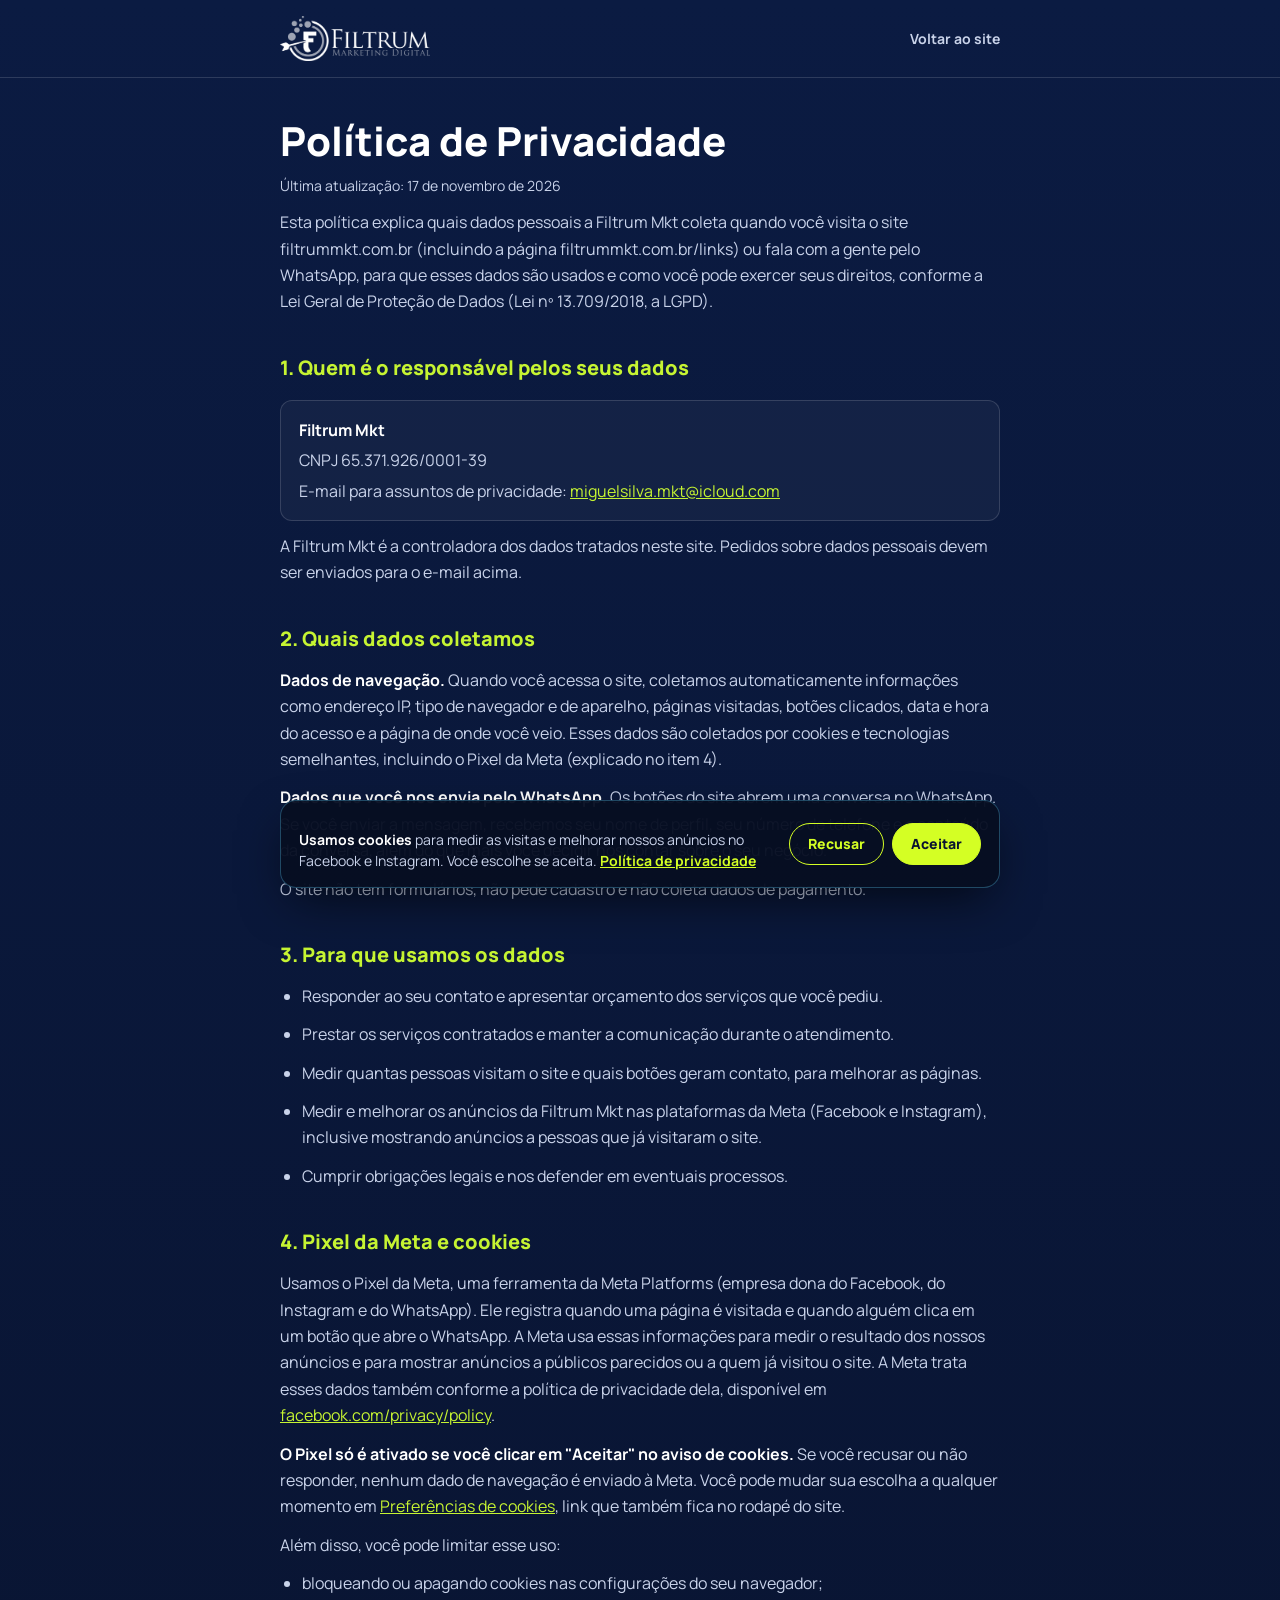
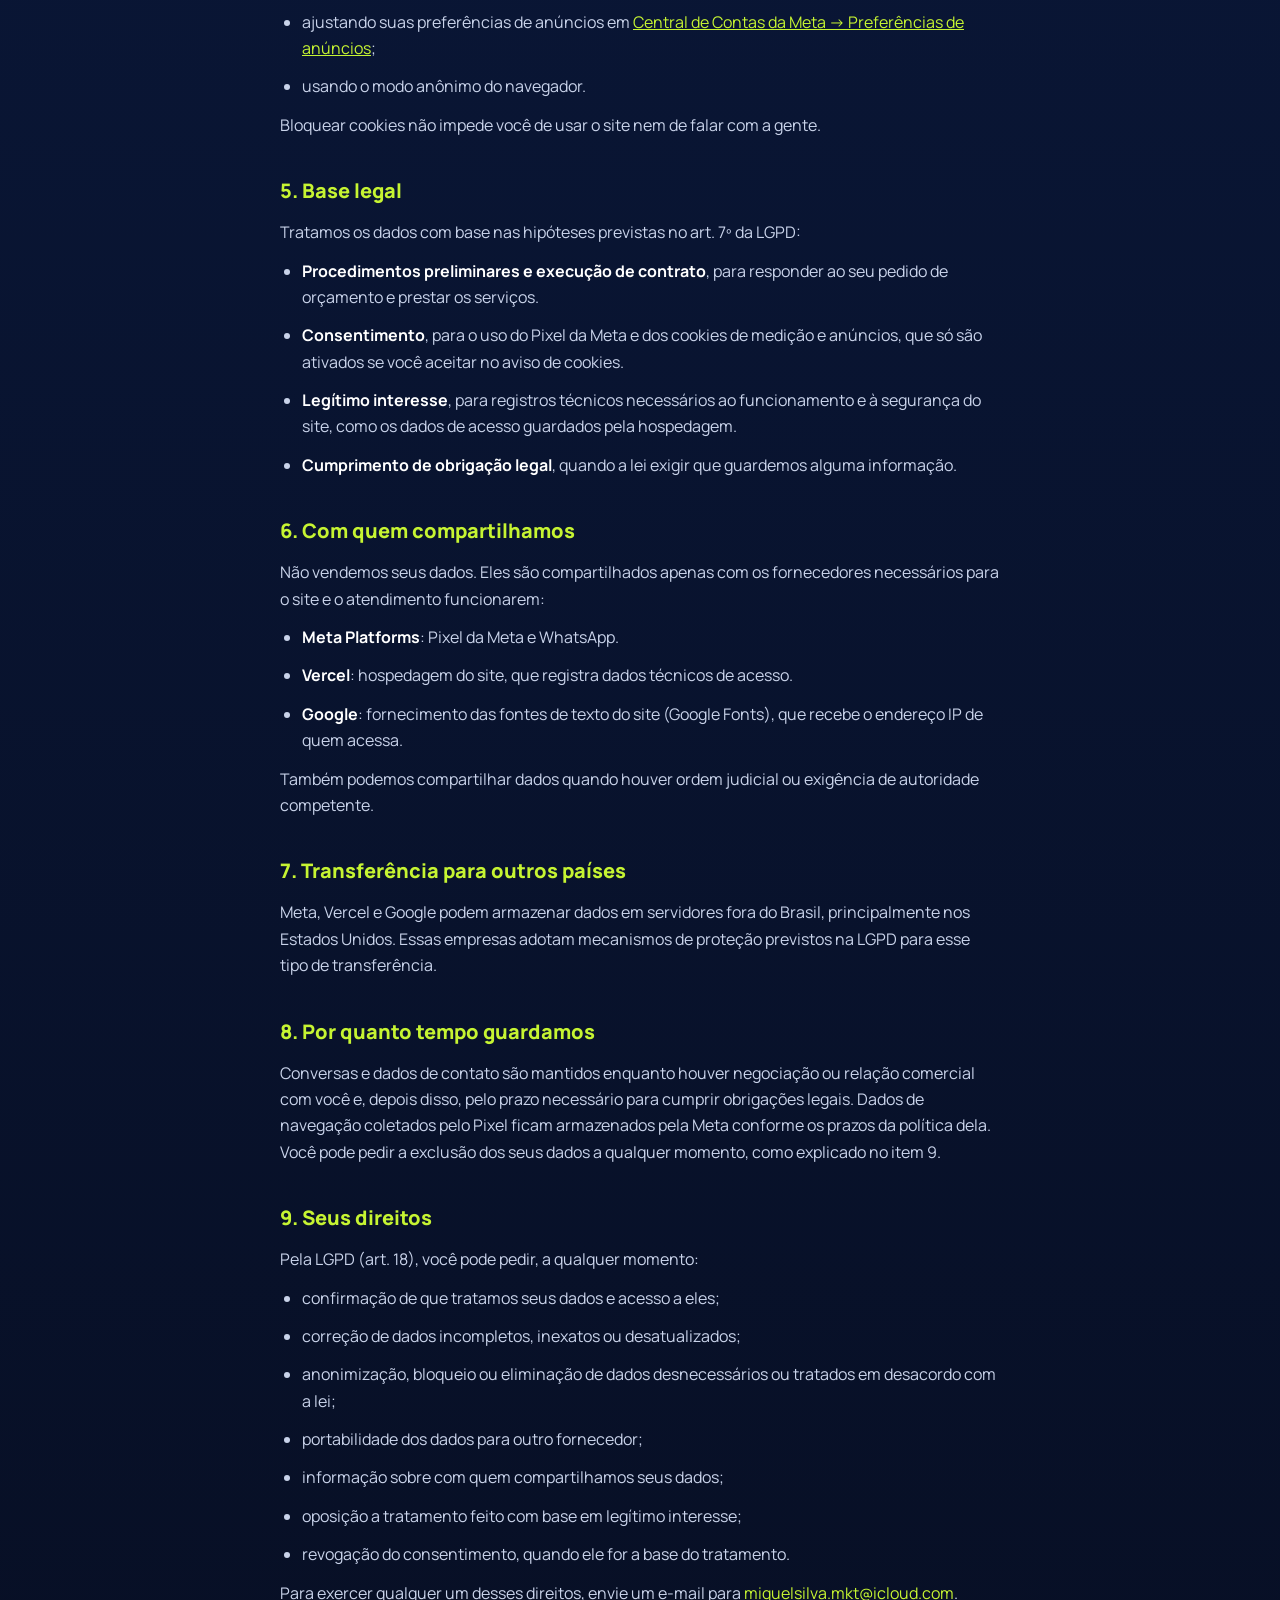
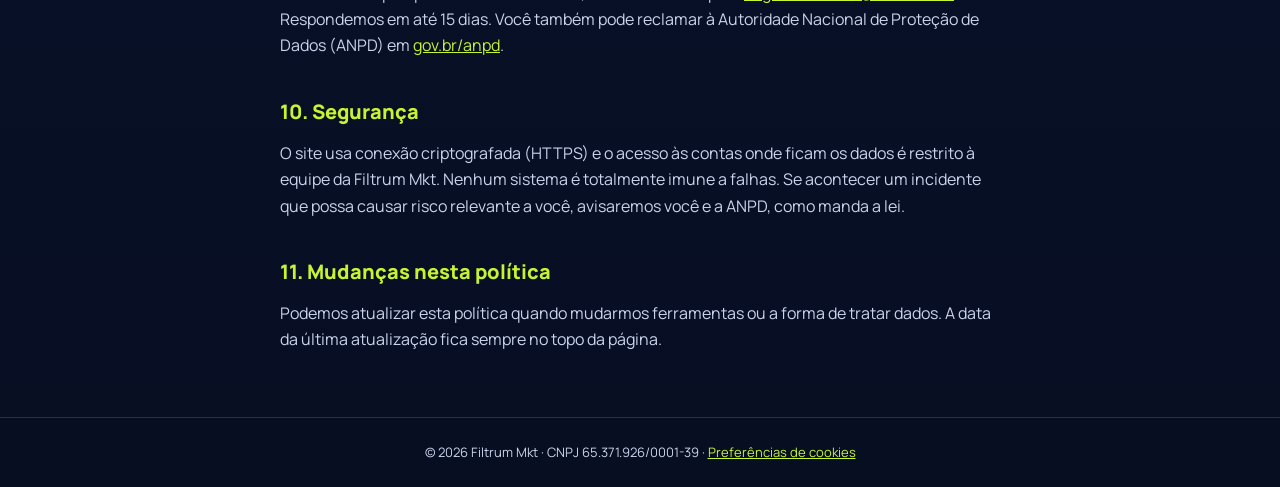
<file: privacidade/index.html>
<!doctype html>
<html lang="pt-BR">
<head>
  <meta charset="utf-8">
  <meta name="viewport" content="width=device-width, initial-scale=1">
  <title>Política de Privacidade | Filtrum Marketing Digital</title>
  <meta name="description" content="Como a Filtrum Mkt coleta, usa e protege dados pessoais no site filtrummkt.com.br, conforme a LGPD.">
  <meta name="robots" content="index, follow">
  <meta name="theme-color" content="#0B1B42">
  <link rel="canonical" href="https://filtrummkt.com.br/privacidade/">
  <link rel="icon" type="image/png" href="../assets/img/simbolo.png">
  <link rel="preconnect" href="https://fonts.googleapis.com">
  <link rel="preconnect" href="https://fonts.gstatic.com" crossorigin>
  <link href="https://fonts.googleapis.com/css2?family=Manrope:wght@400;600;700;800&display=swap" rel="stylesheet">
  <style>
    :root{color-scheme:dark;--bg:#0B1B42;--bg-2:#070E22;--ink:#fff;--ink-2:#C9D3EA;--lime:#C6F432;--line:rgba(255,255,255,.14)}
    *{box-sizing:border-box;margin:0;padding:0}
    body{font-family:"Manrope",system-ui,-apple-system,"Segoe UI",sans-serif;background:linear-gradient(180deg,var(--bg),var(--bg-2));color:var(--ink);line-height:1.65;-webkit-font-smoothing:antialiased;min-height:100vh}
    a{color:var(--lime)}
    .top{border-bottom:1px solid var(--line)}
    .top__in,.doc{max-width:760px;margin:0 auto;padding-left:max(20px,env(safe-area-inset-left));padding-right:max(20px,env(safe-area-inset-right))}
    .top__in{display:flex;align-items:center;justify-content:space-between;gap:16px;padding-block:16px}
    .top img{width:150px;height:auto;display:block}
    .top a.back{font-size:14px;font-weight:700;text-decoration:none;color:var(--ink-2)}
    .doc{padding-block:40px 64px}
    h1{font-size:clamp(28px,6vw,40px);line-height:1.15;font-weight:800;text-wrap:balance}
    .meta{margin-top:10px;font-size:14px;color:var(--ink-2)}
    h2{margin-top:36px;font-size:20px;font-weight:800;color:var(--lime)}
    p,li{margin-top:12px;font-size:16px;color:var(--ink-2)}
    ul{padding-left:22px}
    strong{color:var(--ink)}
    .box{margin-top:16px;padding:16px 18px;border:1px solid var(--line);border-radius:12px;background:rgba(255,255,255,.04)}
    .box p{margin-top:4px}
    .box p:first-child{margin-top:0}
    footer{border-top:1px solid var(--line);padding:24px 20px;text-align:center;font-size:13px;color:var(--ink-2)}
  </style>
</head>
<body>
  <header class="top">
    <div class="top__in">
      <a href="../"><img src="../assets/img/logo-horizontal-branco.png" alt="Filtrum Marketing Digital" width="760" height="229"></a>
      <a class="back" href="../">Voltar ao site</a>
    </div>
  </header>

  <main class="doc">
    <h1>Política de Privacidade</h1>
    <p class="meta">Última atualização: 17 de novembro de 2026</p>

    <p>Esta política explica quais dados pessoais a Filtrum Mkt coleta quando você visita o site filtrummkt.com.br (incluindo a página filtrummkt.com.br/links) ou fala com a gente pelo WhatsApp, para que esses dados são usados e como você pode exercer seus direitos, conforme a Lei Geral de Proteção de Dados (Lei nº 13.709/2018, a LGPD).</p>

    <h2>1. Quem é o responsável pelos seus dados</h2>
    <div class="box">
      <p><strong>Filtrum Mkt</strong></p>
      <p>CNPJ 65.371.926/0001-39</p>
      <p>E-mail para assuntos de privacidade: <a href="mailto:miguelsilva.mkt@icloud.com">miguelsilva.mkt@icloud.com</a></p>
    </div>
    <p>A Filtrum Mkt é a controladora dos dados tratados neste site. Pedidos sobre dados pessoais devem ser enviados para o e-mail acima.</p>

    <h2>2. Quais dados coletamos</h2>
    <p><strong>Dados de navegação.</strong> Quando você acessa o site, coletamos automaticamente informações como endereço IP, tipo de navegador e de aparelho, páginas visitadas, botões clicados, data e hora do acesso e a página de onde você veio. Esses dados são coletados por cookies e tecnologias semelhantes, incluindo o Pixel da Meta (explicado no item 4).</p>
    <p><strong>Dados que você nos envia pelo WhatsApp.</strong> Os botões do site abrem uma conversa no WhatsApp. Se você enviar a mensagem, recebemos seu nome de perfil, seu número de telefone e o conteúdo da conversa, além do que mais você decidir nos contar sobre o seu negócio.</p>
    <p>O site não tem formulários, não pede cadastro e não coleta dados de pagamento.</p>

    <h2>3. Para que usamos os dados</h2>
    <ul>
      <li>Responder ao seu contato e apresentar orçamento dos serviços que você pediu.</li>
      <li>Prestar os serviços contratados e manter a comunicação durante o atendimento.</li>
      <li>Medir quantas pessoas visitam o site e quais botões geram contato, para melhorar as páginas.</li>
      <li>Medir e melhorar os anúncios da Filtrum Mkt nas plataformas da Meta (Facebook e Instagram), inclusive mostrando anúncios a pessoas que já visitaram o site.</li>
      <li>Cumprir obrigações legais e nos defender em eventuais processos.</li>
    </ul>

    <h2 id="cookies">4. Pixel da Meta e cookies</h2>
    <p>Usamos o Pixel da Meta, uma ferramenta da Meta Platforms (empresa dona do Facebook, do Instagram e do WhatsApp). Ele registra quando uma página é visitada e quando alguém clica em um botão que abre o WhatsApp. A Meta usa essas informações para medir o resultado dos nossos anúncios e para mostrar anúncios a públicos parecidos ou a quem já visitou o site. A Meta trata esses dados também conforme a política de privacidade dela, disponível em <a href="https://www.facebook.com/privacy/policy/" target="_blank" rel="noopener">facebook.com/privacy/policy</a>.</p>
    <p><strong>O Pixel só é ativado se você clicar em "Aceitar" no aviso de cookies.</strong> Se você recusar ou não responder, nenhum dado de navegação é enviado à Meta. Você pode mudar sua escolha a qualquer momento em <a href="#cookies" data-cookie-prefs>Preferências de cookies</a>, link que também fica no rodapé do site.</p>
    <p>Além disso, você pode limitar esse uso:</p>
    <ul>
      <li>bloqueando ou apagando cookies nas configurações do seu navegador;</li>
      <li>ajustando suas preferências de anúncios em <a href="https://accountscenter.facebook.com/ad_preferences" target="_blank" rel="noopener">Central de Contas da Meta → Preferências de anúncios</a>;</li>
      <li>usando o modo anônimo do navegador.</li>
    </ul>
    <p>Bloquear cookies não impede você de usar o site nem de falar com a gente.</p>

    <h2>5. Base legal</h2>
    <p>Tratamos os dados com base nas hipóteses previstas no art. 7º da LGPD:</p>
    <ul>
      <li><strong>Procedimentos preliminares e execução de contrato</strong>, para responder ao seu pedido de orçamento e prestar os serviços.</li>
      <li><strong>Consentimento</strong>, para o uso do Pixel da Meta e dos cookies de medição e anúncios, que só são ativados se você aceitar no aviso de cookies.</li>
      <li><strong>Legítimo interesse</strong>, para registros técnicos necessários ao funcionamento e à segurança do site, como os dados de acesso guardados pela hospedagem.</li>
      <li><strong>Cumprimento de obrigação legal</strong>, quando a lei exigir que guardemos alguma informação.</li>
    </ul>

    <h2>6. Com quem compartilhamos</h2>
    <p>Não vendemos seus dados. Eles são compartilhados apenas com os fornecedores necessários para o site e o atendimento funcionarem:</p>
    <ul>
      <li><strong>Meta Platforms</strong>: Pixel da Meta e WhatsApp.</li>
      <li><strong>Vercel</strong>: hospedagem do site, que registra dados técnicos de acesso.</li>
      <li><strong>Google</strong>: fornecimento das fontes de texto do site (Google Fonts), que recebe o endereço IP de quem acessa.</li>
    </ul>
    <p>Também podemos compartilhar dados quando houver ordem judicial ou exigência de autoridade competente.</p>

    <h2>7. Transferência para outros países</h2>
    <p>Meta, Vercel e Google podem armazenar dados em servidores fora do Brasil, principalmente nos Estados Unidos. Essas empresas adotam mecanismos de proteção previstos na LGPD para esse tipo de transferência.</p>

    <h2>8. Por quanto tempo guardamos</h2>
    <p>Conversas e dados de contato são mantidos enquanto houver negociação ou relação comercial com você e, depois disso, pelo prazo necessário para cumprir obrigações legais. Dados de navegação coletados pelo Pixel ficam armazenados pela Meta conforme os prazos da política dela. Você pode pedir a exclusão dos seus dados a qualquer momento, como explicado no item 9.</p>

    <h2>9. Seus direitos</h2>
    <p>Pela LGPD (art. 18), você pode pedir, a qualquer momento:</p>
    <ul>
      <li>confirmação de que tratamos seus dados e acesso a eles;</li>
      <li>correção de dados incompletos, inexatos ou desatualizados;</li>
      <li>anonimização, bloqueio ou eliminação de dados desnecessários ou tratados em desacordo com a lei;</li>
      <li>portabilidade dos dados para outro fornecedor;</li>
      <li>informação sobre com quem compartilhamos seus dados;</li>
      <li>oposição a tratamento feito com base em legítimo interesse;</li>
      <li>revogação do consentimento, quando ele for a base do tratamento.</li>
    </ul>
    <p>Para exercer qualquer um desses direitos, envie um e-mail para <a href="mailto:miguelsilva.mkt@icloud.com">miguelsilva.mkt@icloud.com</a>. Respondemos em até 15 dias. Você também pode reclamar à Autoridade Nacional de Proteção de Dados (ANPD) em <a href="https://www.gov.br/anpd" target="_blank" rel="noopener">gov.br/anpd</a>.</p>

    <h2>10. Segurança</h2>
    <p>O site usa conexão criptografada (HTTPS) e o acesso às contas onde ficam os dados é restrito à equipe da Filtrum Mkt. Nenhum sistema é totalmente imune a falhas. Se acontecer um incidente que possa causar risco relevante a você, avisaremos você e a ANPD, como manda a lei.</p>

    <h2>11. Mudanças nesta política</h2>
    <p>Podemos atualizar esta política quando mudarmos ferramentas ou a forma de tratar dados. A data da última atualização fica sempre no topo da página.</p>
  </main>

  <footer>© <span id="ano">2026</span> Filtrum Mkt · CNPJ 65.371.926/0001-39 · <a href="#cookies" data-cookie-prefs>Preferências de cookies</a></footer>
  <script>document.getElementById('ano').textContent = new Date().getFullYear();</script>
  <script src="../assets/js/consent.js" defer></script>
</body>
</html>
</file>
<file: assets/css/style.css>
/* =========================================================
   FILTRUM MARKETING DIGITAL: Landing page (estilo futurista / IA)
   Paleta: Midnight Black #030407 · Electric Cobalt #1558C9 · Acid Lime #D4FF24
   ========================================================= */

@font-face {
  font-family: "Trajan Pro";
  src: url("../fonts/TrajanPro-Bold.otf") format("opentype");
  font-weight: 700;
  font-display: swap;
}
@font-face {
  font-family: "Trajan Pro";
  src: url("../fonts/TrajanPro-Regular.ttf") format("truetype");
  font-weight: 400;
  font-display: swap;
}

/* ângulo animável para as bordas holográficas */
@property --a { syntax: "<angle>"; initial-value: 0deg; inherits: false; }

:root {
  /* Paleta */
  --black: #030407;
  --cobalt: #1558C9;
  --cobalt-light: #5A93F5;
  --cyan: #5FD4FF;            /* brilho "tecnológico" complementar */
  --lime: #D4FF24;

  /* Fundos azulados (nada de preto puro) */
  --navy-900: #070E22;
  --navy-800: #0B1636;
  --navy-700: #0E2050;
  --navy-600: #12296A;

  /* Texto */
  --text: #F3F5FA;
  --text-muted: #AEB9D3;

  /* Vidro */
  --line: rgba(255, 255, 255, .10);
  --line-strong: rgba(255, 255, 255, .18);
  --glass: rgba(255, 255, 255, .06);
  --glass-2: rgba(255, 255, 255, .09);
  --glass-strong: rgba(9, 18, 44, .78);

  /* Tipografia */
  --font-display: "Trajan Pro", "Cinzel", Georgia, serif;
  --font-body: "Manrope", system-ui, -apple-system, "Segoe UI", sans-serif;
  --font-mono: ui-monospace, "SFMono-Regular", Consolas, monospace;

  /* Medidas */
  --container: 1180px;
  --radius: 22px;
  --radius-sm: 14px;
  --header-h: 76px;
  --ease: cubic-bezier(.22, 1, .36, 1);
}

/* ---------- Base ---------- */
*, *::before, *::after { box-sizing: border-box; }
html { scroll-behavior: smooth; scroll-padding-top: calc(var(--header-h) + 8px); -webkit-text-size-adjust: 100%; }
html, body { overflow-x: clip; }
body {
  margin: 0;
  font-family: var(--font-body);
  font-size: 1.0625rem;
  line-height: 1.6;
  color: var(--text);
  background: var(--navy-800);
  -webkit-font-smoothing: antialiased;
}
img { max-width: 100%; height: auto; display: block; }
a { color: inherit; text-decoration: none; }
h1, h2, h3 { margin: 0; }
p { margin: 0; }
ul, ol { margin: 0; padding: 0; list-style: none; }
button { font: inherit; }
::selection { background: var(--lime); color: var(--black); }
:focus-visible { outline: 2px solid var(--lime); outline-offset: 3px; border-radius: 6px; }

.container { width: 100%; max-width: var(--container); margin: 0 auto; padding: 0 24px; }
.container--narrow { max-width: 800px; }

/* =========================================================
   ÍCONES ANIMADOS
   (o JS transforma cada ícone em SVG "vivo": ele se desenha
   ao aparecer e um pulso de luz percorre o contorno sem parar)
   ========================================================= */
.ico { width: 1.15em; height: 1.15em; flex-shrink: 0; overflow: visible; }
.st { fill: none; stroke: currentColor; stroke-width: 1.8; stroke-linecap: round; stroke-linejoin: round; }

.ico--live .ic-base * { stroke-dasharray: 1; stroke-dashoffset: 0; }
.js .ico--live:not(.is-drawn) .ic-base * { stroke-dashoffset: 1; }
.ico--live.is-drawn .ic-base * { transition: stroke-dashoffset 1.2s var(--ease); transition-delay: var(--icd, 0s); }

.ic-trace { pointer-events: none; }
.ic-trace * {
  fill: none !important;
  stroke: var(--trace, var(--lime));
  stroke-width: 2.1;
  stroke-dasharray: .16 .84;
  stroke-dashoffset: 1;
  opacity: 0;
  filter: drop-shadow(0 0 2px var(--trace, var(--lime)));
}
.ico--live.is-drawn .ic-trace * { opacity: 1; animation: trace var(--tr-dur, 3.2s) linear infinite; animation-delay: var(--tr-delay, 0s); }
@keyframes trace { to { stroke-dashoffset: 0; } }

/* Ícone preenchido (WhatsApp): pulso de brilho */
.ico--fill { animation: icoGlow 2.4s ease-in-out infinite; }
@keyframes icoGlow { 0%, 100% { filter: drop-shadow(0 0 0 transparent); } 50% { filter: drop-shadow(0 0 5px currentColor); } }

/* Micro-movimentos contínuos para os ícones dentro de "pastilhas" */
@keyframes bob { 0%, 100% { transform: translateY(0); } 50% { transform: translateY(-3px); } }
@keyframes spinHover { to { transform: rotate(360deg); } }

/* ---------- Tipografia comum ---------- */
.eyebrow {
  display: inline-flex; align-items: center; gap: 10px;
  font-family: var(--font-mono);
  font-size: .76rem; font-weight: 700; letter-spacing: .16em; text-transform: uppercase;
  color: var(--lime);
  margin-bottom: 16px;
}
.eyebrow::before { content: ""; width: 26px; height: 2px; background: currentColor; border-radius: 2px; box-shadow: 0 0 8px currentColor; }
.eyebrow::after {
  content: ""; width: .55em; height: 1.05em; background: currentColor; opacity: .85;
  animation: caret 1.05s steps(1) infinite;
}
@keyframes caret { 50% { opacity: 0; } }

.hl { color: var(--lime); text-shadow: 0 0 28px rgba(212, 255, 36, .45); }

.section { position: relative; padding: clamp(72px, 9vw, 112px) 0; overflow: hidden; isolation: isolate; }
.section > .container { position: relative; }
.section__head { max-width: 720px; margin: 0 auto clamp(40px, 5vw, 56px); text-align: center; }
.section__head .eyebrow { justify-content: center; }
.section__title {
  font-family: var(--font-display);
  font-weight: 700;
  font-size: clamp(1.7rem, 3.4vw, 2.7rem);
  line-height: 1.18;
  letter-spacing: .01em;
}
.section__lead { margin-top: 16px; color: var(--text-muted); font-size: clamp(1rem, 1.4vw, 1.12rem); }

/* Quadriculado */
.section__grid {
  position: absolute; inset: 0; pointer-events: none; z-index: -1;
  background-image:
    linear-gradient(rgba(255,255,255,.06) 1px, transparent 1px),
    linear-gradient(90deg, rgba(255,255,255,.06) 1px, transparent 1px);
  background-size: 56px 56px;
  mask-image: radial-gradient(ellipse 70% 70% at 50% 40%, #000 10%, transparent 75%);
  -webkit-mask-image: radial-gradient(ellipse 70% 70% at 50% 40%, #000 10%, transparent 75%);
}

/* ---------- Fundos das seções ---------- */
.lab-bg { position: absolute; inset: 0; z-index: -1; pointer-events: none; overflow: hidden; }
.aurora { position: absolute; border-radius: 50%; filter: blur(90px); opacity: .55; will-change: transform; }
.aurora--1 { width: 620px; height: 420px; background: var(--cobalt); top: -160px; left: -120px; animation: drift 20s ease-in-out infinite alternate; }
.aurora--2 { width: 480px; height: 360px; background: #2C7BF2; top: 30%; right: -160px; opacity: .45; animation: drift 24s ease-in-out infinite alternate-reverse; }
.aurora--3 { width: 560px; height: 400px; background: var(--cobalt); bottom: -180px; left: 30%; animation: drift 22s ease-in-out infinite alternate; }
.aurora--4 { width: 420px; height: 320px; background: #2C7BF2; top: -120px; right: 10%; opacity: .35; animation: drift 18s ease-in-out infinite alternate-reverse; }
@keyframes drift {
  0%   { transform: translate(0, 0) scale(1); }
  50%  { transform: translate(40px, 30px) scale(1.08); }
  100% { transform: translate(-30px, 50px) scale(.95); }
}

/* Piso em perspectiva (estilo "laboratório digital") */
.lab-floor {
  position: absolute; left: -50%; right: -50%; bottom: -10%; height: 70%;
  background-image:
    linear-gradient(rgba(95, 212, 255, .22) 1px, transparent 1px),
    linear-gradient(90deg, rgba(95, 212, 255, .22) 1px, transparent 1px);
  background-size: 70px 70px;
  transform: perspective(600px) rotateX(62deg);
  transform-origin: bottom center;
  mask-image: linear-gradient(to top, #000 10%, transparent 85%);
  -webkit-mask-image: linear-gradient(to top, #000 10%, transparent 85%);
  animation: floor 6s linear infinite;
}
@keyframes floor { to { background-position: 0 70px; } }

.section--navy {
  background:
    radial-gradient(ellipse 60% 50% at 85% 0%, rgba(21, 88, 201, .35), transparent 70%),
    radial-gradient(ellipse 50% 45% at 0% 100%, rgba(21, 88, 201, .25), transparent 70%),
    linear-gradient(180deg, var(--navy-800), var(--navy-700));
}
.section--lab { background: linear-gradient(180deg, var(--navy-700) 0%, #0C1D4D 55%, var(--navy-800) 100%); }
.section--dots::before {
  content: ""; position: absolute; inset: 0; z-index: -1; pointer-events: none;
  background-image: radial-gradient(rgba(95, 212, 255, .28) 1px, transparent 1.4px);
  background-size: 22px 22px;
  mask-image: radial-gradient(ellipse 80% 70% at 50% 50%, #000 20%, transparent 80%);
  -webkit-mask-image: radial-gradient(ellipse 80% 70% at 50% 50%, #000 20%, transparent 80%);
}
.section--cobalt {
  background:
    radial-gradient(ellipse 50% 60% at 90% 10%, rgba(212, 255, 36, .14), transparent 65%),
    linear-gradient(135deg, #1A62DB 0%, var(--cobalt) 45%, #0D3C9C 100%);
}
/* Linha de varredura atravessando a seção */
.section--cobalt::after {
  content: ""; position: absolute; left: 0; right: 0; top: 0; height: 120px; z-index: -1; pointer-events: none;
  background: linear-gradient(180deg, transparent, rgba(212, 255, 36, .10), transparent);
  animation: sweep 7s linear infinite;
}
@keyframes sweep { from { transform: translateY(-120px); } to { transform: translateY(900px); } }
.section--cobalt .section__lead { color: #DCE6FB; }

/* ---------- Borda holográfica (luz girando no contorno) ---------- */
.holo { position: relative; }
.holo::before {
  content: ""; position: absolute; inset: -1px; border-radius: inherit; padding: 1px; pointer-events: none;
  background: conic-gradient(from var(--a), transparent 0deg, rgba(95, 212, 255, .9) 40deg, var(--lime) 80deg, transparent 130deg, transparent 360deg);
  -webkit-mask: linear-gradient(#000 0 0) content-box, linear-gradient(#000 0 0);
  -webkit-mask-composite: xor; mask-composite: exclude;
  animation: holo 5s linear infinite;
  opacity: .9;
}
@keyframes holo { to { --a: 360deg; } }

/* ---------- Botões ---------- */
.btn {
  position: relative; overflow: hidden; isolation: isolate;
  display: inline-flex; align-items: center; justify-content: center; gap: 10px;
  font-family: var(--font-body); font-weight: 800; font-size: 1rem;
  padding: 14px 24px; border-radius: 999px; border: 1px solid transparent;
  cursor: pointer; white-space: nowrap;
  transition: transform .35s var(--ease), box-shadow .35s var(--ease), background-color .25s, border-color .25s, color .25s;
}
.btn--sm { padding: 10px 18px; font-size: .9rem; }
.btn--lg { padding: 17px 30px; font-size: 1.05rem; }
.btn--primary { background: var(--lime); color: var(--black); box-shadow: 0 0 24px -6px rgba(212, 255, 36, .55); }
.btn--primary::after {
  content: ""; position: absolute; top: 0; bottom: 0; left: -60%; width: 40%; z-index: -1;
  background: linear-gradient(100deg, transparent, rgba(255, 255, 255, .75), transparent);
  transform: skewX(-20deg);
  animation: shine 3.6s ease-in-out infinite;
}
@keyframes shine { 0%, 60% { left: -60%; } 100% { left: 130%; } }
.btn--primary:hover { transform: translateY(-2px); box-shadow: 0 12px 40px -6px rgba(212, 255, 36, .7); }
.btn--ghost { color: var(--text); border-color: var(--line-strong); background: var(--glass); backdrop-filter: blur(8px); }
.btn--ghost:hover { border-color: var(--cyan); background: rgba(21, 88, 201, .3); transform: translateY(-2px); box-shadow: 0 0 24px -6px rgba(95, 212, 255, .6); }

.btn--pulse { animation: pulse 2.6s infinite; }
@keyframes pulse {
  0%   { box-shadow: 0 0 0 0 rgba(212, 255, 36, .5); }
  70%  { box-shadow: 0 0 0 18px rgba(212, 255, 36, 0); }
  100% { box-shadow: 0 0 0 0 rgba(212, 255, 36, 0); }
}

/* ---------- Brilho que segue o cursor ---------- */
.cursor-glow {
  position: fixed; left: 0; top: 0; z-index: 1; pointer-events: none;
  width: 520px; height: 520px; margin: -260px 0 0 -260px; border-radius: 50%;
  background: radial-gradient(circle, rgba(95, 212, 255, .10), rgba(21, 88, 201, .06) 40%, transparent 70%);
  transform: translate3d(var(--cx, -999px), var(--cy, -999px), 0);
  transition: opacity .4s;
  mix-blend-mode: screen;
}
@media (pointer: coarse) { .cursor-glow { display: none; } }

/* ---------- Header ---------- */
.header {
  position: fixed; inset: 0 0 auto; z-index: 50;
  height: var(--header-h);
  transition: background-color .35s, border-color .35s;
  border-bottom: 1px solid transparent;
}
.header.is-scrolled {
  background: rgba(9, 18, 44, .78);
  backdrop-filter: blur(14px) saturate(140%);
  -webkit-backdrop-filter: blur(14px) saturate(140%);
  border-color: rgba(95, 212, 255, .18);
}
.header.is-scrolled::after {
  content: ""; position: absolute; left: 0; bottom: -1px; height: 1px; width: 30%;
  background: linear-gradient(90deg, transparent, var(--lime), transparent);
  animation: headerScan 5s linear infinite;
}
@keyframes headerScan { from { transform: translateX(-100%); } to { transform: translateX(400%); } }
.header__inner { height: 100%; display: flex; align-items: center; gap: 32px; }
.header__logo img { height: 40px; width: auto; transition: height .35s var(--ease); }
.header.is-scrolled .header__logo img { height: 34px; }
.nav { display: flex; gap: 30px; margin-left: auto; }
.nav a { font-size: .95rem; font-weight: 600; color: var(--text-muted); position: relative; transition: color .2s; }
.nav a::after {
  content: ""; position: absolute; left: 0; right: 0; bottom: -6px; height: 2px;
  background: var(--lime); box-shadow: 0 0 8px var(--lime);
  transform: scaleX(0); transform-origin: left; transition: transform .35s var(--ease);
}
.nav a:hover { color: var(--text); }
.nav a:hover::after { transform: scaleX(1); }

.menu-toggle {
  display: none; margin-left: auto;
  width: 44px; height: 44px; border-radius: 12px; border: 1px solid var(--line-strong);
  background: var(--glass); cursor: pointer; padding: 0;
  flex-direction: column; align-items: center; justify-content: center; gap: 5px;
}
.menu-toggle span { width: 18px; height: 2px; background: var(--text); border-radius: 2px; transition: transform .3s var(--ease), opacity .2s; }
.menu-toggle[aria-expanded="true"] span:nth-child(1) { transform: translateY(7px) rotate(45deg); }
.menu-toggle[aria-expanded="true"] span:nth-child(2) { opacity: 0; }
.menu-toggle[aria-expanded="true"] span:nth-child(3) { transform: translateY(-7px) rotate(-45deg); }

/* ---------- Hero ---------- */
.hero {
  position: relative; overflow: hidden;
  min-height: 100vh; min-height: 100svh;
  display: flex; align-items: center;
  padding: calc(var(--header-h) + 36px) 0 80px;
  background: radial-gradient(ellipse 70% 75% at 78% 40%, #1C4FB8 0%, #12317A 38%, #0B1A45 70%, var(--navy-900) 100%);
}
.hero__bg { position: absolute; inset: 0; pointer-events: none; }
.hero__grid {
  position: absolute; inset: 0;
  background-image:
    linear-gradient(rgba(255,255,255,.06) 1px, transparent 1px),
    linear-gradient(90deg, rgba(255,255,255,.06) 1px, transparent 1px);
  background-size: 64px 64px;
  mask-image: radial-gradient(ellipse 70% 60% at 65% 45%, #000 15%, transparent 75%);
  -webkit-mask-image: radial-gradient(ellipse 70% 60% at 65% 45%, #000 15%, transparent 75%);
}
.neural { position: absolute; inset: 0; width: 100%; height: 100%; }
.blob { position: absolute; border-radius: 50%; filter: blur(80px); will-change: transform; }
.blob--1 { width: 560px; height: 560px; background: #2E74F0; opacity: .45; top: -160px; right: -100px; animation: drift 18s ease-in-out infinite alternate; }
.blob--2 { width: 420px; height: 420px; background: var(--cobalt); opacity: .4; bottom: -180px; left: -120px; animation: drift 22s ease-in-out infinite alternate-reverse; }
.blob--3 { width: 280px; height: 280px; background: var(--lime); opacity: .10; top: 45%; right: 34%; animation: drift 16s ease-in-out infinite alternate; }

.hero__inner {
  position: relative; z-index: 1;
  display: grid; grid-template-columns: 1.05fr .95fr; align-items: center; gap: 48px;
}
.hero__inner > * { min-width: 0; }
.hero__title {
  font-family: var(--font-display); font-weight: 700;
  font-size: clamp(2.2rem, 5vw, 4.1rem);
  line-height: 1.08; letter-spacing: .005em;
}
.hero__title .hl { position: relative; display: inline-block; }
.hero__title .hl::after {
  content: ""; position: absolute; left: 0; right: 0; bottom: .02em; height: .1em;
  background: linear-gradient(90deg, var(--cyan), var(--cobalt-light)); z-index: -1; border-radius: 4px;
  box-shadow: 0 0 16px rgba(95, 212, 255, .6);
  transform: scaleX(0); transform-origin: left;
  animation: underline 1s .9s var(--ease) forwards;
}
@keyframes underline { to { transform: scaleX(1); } }

.hero__sub { margin-top: 22px; max-width: 520px; color: #C9D4EC; font-size: clamp(1.05rem, 1.5vw, 1.2rem); }
.hero__actions { display: flex; flex-wrap: wrap; gap: 14px; margin-top: 34px; }
.hero__checks { display: flex; flex-wrap: wrap; gap: 10px 22px; margin-top: 30px; }
.hero__checks li { display: flex; align-items: center; gap: 8px; font-size: .92rem; font-weight: 700; color: #C9D4EC; }
.hero__checks .ico { color: var(--lime); }

/* Visual: foto + HUD */
.hero__visual { position: relative; display: flex; justify-content: center; }
.orbit {
  position: relative; width: min(500px, 82vw); aspect-ratio: 1;
  display: grid; place-items: center;
  transform: translate3d(var(--px, 0), var(--py, 0), 0);
  transition: transform .6s var(--ease);
}
.orbit::before {
  content: ""; position: absolute; inset: 10%; border-radius: 50%;
  background: radial-gradient(circle, rgba(212, 255, 36, .18), rgba(21, 88, 201, .4) 45%, transparent 70%);
  filter: blur(34px);
  animation: glow 5s ease-in-out infinite alternate;
}
@keyframes glow { from { opacity: .7; transform: scale(.95); } to { opacity: 1; transform: scale(1.05); } }
.ring { position: absolute; border-radius: 50%; }
.ring--1 { inset: 0; border: 1px dashed rgba(95, 212, 255, .3); animation: spin 60s linear infinite; }
.ring--2 { inset: 7%; border: 3px solid transparent; border-top-color: var(--lime); border-right-color: rgba(212, 255, 36, .35); animation: spin 8s linear infinite; filter: drop-shadow(0 0 6px rgba(212, 255, 36, .6)); }
.ring--3 { inset: 13%; border: 2px solid rgba(95, 212, 255, .5); border-bottom-color: transparent; animation: spin 24s linear infinite reverse; }
@keyframes spin { to { transform: rotate(360deg); } }

.orbit__photo {
  position: relative; width: 70%; aspect-ratio: 1; border-radius: 50%; overflow: hidden;
  background: var(--black);
  box-shadow:
    0 0 0 5px rgba(9, 18, 44, .9),
    0 0 0 6px rgba(95, 212, 255, .5),
    0 0 40px rgba(95, 212, 255, .25),
    0 30px 80px -20px rgba(0, 0, 0, .8);
}
.orbit__photo img { width: 100%; height: 100%; object-fit: cover; transform: scale(1.02); }
/* linhas de "tela" + varredura */
.orbit__photo::after {
  content: ""; position: absolute; inset: 0; pointer-events: none;
  background: repeating-linear-gradient(180deg, rgba(95, 212, 255, .06) 0 1px, transparent 1px 4px);
  mix-blend-mode: screen;
}
.scan {
  position: absolute; left: 0; right: 0; top: 0; height: 26%; pointer-events: none;
  background: linear-gradient(180deg, transparent, rgba(95, 212, 255, .22) 70%, rgba(212, 255, 36, .9) 98%, transparent);
  mix-blend-mode: screen;
  animation: scan 4.2s cubic-bezier(.6, 0, .4, 1) infinite;
}
@keyframes scan { 0% { transform: translateY(-100%); } 100% { transform: translateY(400%); } }

/* cantos de mira */
.hud-corners { position: absolute; inset: 12%; pointer-events: none; }
.hud-corners i { position: absolute; width: 26px; height: 26px; border: 2px solid var(--lime); filter: drop-shadow(0 0 4px rgba(212, 255, 36, .8)); animation: corners 3s ease-in-out infinite; }
.hud-corners i:nth-child(1) { top: 0; left: 0; border-right: 0; border-bottom: 0; }
.hud-corners i:nth-child(2) { top: 0; right: 0; border-left: 0; border-bottom: 0; }
.hud-corners i:nth-child(3) { bottom: 0; left: 0; border-right: 0; border-top: 0; }
.hud-corners i:nth-child(4) { bottom: 0; right: 0; border-left: 0; border-top: 0; }
@keyframes corners { 0%, 100% { opacity: .9; transform: scale(1); } 50% { opacity: .5; transform: scale(.85); } }

/* painel HUD */
.hud {
  position: absolute; top: -6%; right: -4%; z-index: 3;
  display: grid; gap: 8px; width: 190px; padding: 12px 14px;
  border-radius: 14px; background: rgba(9, 18, 44, .72);
  border: 1px solid rgba(95, 212, 255, .35);
  backdrop-filter: blur(10px); -webkit-backdrop-filter: blur(10px);
  box-shadow: 0 0 30px -8px rgba(95, 212, 255, .5);
  font-family: var(--font-mono); font-size: .68rem; letter-spacing: .12em; text-transform: uppercase; color: #CDEFFF;
  animation: float 6s ease-in-out infinite;
}
.hud__title { display: flex; align-items: center; gap: 8px; }
.hud__dot { width: 7px; height: 7px; border-radius: 50%; background: var(--lime); box-shadow: 0 0 8px var(--lime); animation: blink 1.2s ease-in-out infinite; }
@keyframes blink { 50% { opacity: .2; } }
.hud__bars { display: flex; align-items: flex-end; gap: 4px; height: 26px; }
.hud__bars i { flex: 1; border-radius: 2px; background: linear-gradient(180deg, var(--lime), var(--cobalt-light)); animation: eq 1.4s ease-in-out infinite; transform-origin: bottom; }
.hud__bars i:nth-child(2) { animation-delay: -.2s; } .hud__bars i:nth-child(3) { animation-delay: -.5s; }
.hud__bars i:nth-child(4) { animation-delay: -.8s; } .hud__bars i:nth-child(5) { animation-delay: -.35s; }
.hud__bars i:nth-child(6) { animation-delay: -1s; }  .hud__bars i:nth-child(7) { animation-delay: -.65s; }
@keyframes eq { 0%, 100% { height: 25%; } 50% { height: 100%; } }
.hud__line { height: 3px; border-radius: 3px; background: rgba(255, 255, 255, .12); overflow: hidden; }
.hud__line span { display: block; height: 100%; width: 40%; background: var(--cyan); box-shadow: 0 0 8px var(--cyan); animation: load 2.4s ease-in-out infinite; }
@keyframes load { 0% { transform: translateX(-100%); } 100% { transform: translateX(260%); } }

.chip {
  position: absolute; z-index: 2;
  display: inline-flex; align-items: center; gap: 8px;
  padding: 10px 16px; border-radius: 999px;
  background: var(--glass-strong); border: 1px solid rgba(95, 212, 255, .3);
  backdrop-filter: blur(10px); -webkit-backdrop-filter: blur(10px);
  font-size: .85rem; font-weight: 800; white-space: nowrap;
  box-shadow: 0 10px 30px -10px rgba(0, 0, 0, .6), 0 0 18px -8px rgba(95, 212, 255, .6);
  animation: float 6s ease-in-out infinite;
}
.chip .ico { color: var(--lime); }
@keyframes float { 0%, 100% { transform: translateY(0); } 50% { transform: translateY(-10px); } }
.chip--a { top: 4%;  left: 2%;   animation-delay: -1s; }
.chip--b { top: 26%; right: -8%; animation-delay: -3s; }
.chip--c { top: 60%; right: -10%; animation-delay: -2s; }
.chip--d { bottom: 6%; left: 0;  animation-delay: -4s; }
.chip--e { top: 36%; left: -12%; animation-delay: -5s; }

.notif {
  position: absolute; bottom: -4%; right: -2%; z-index: 3;
  display: flex; align-items: center; gap: 12px;
  width: min(320px, 86vw);
  padding: 13px 15px; border-radius: 16px;
  background: rgba(255, 255, 255, .97); color: #0A0F1C;
  box-shadow: 0 24px 60px -16px rgba(0, 0, 0, .7), 0 0 0 1px rgba(95, 212, 255, .4), 0 0 30px -10px rgba(95, 212, 255, .7);
  transition: opacity .45s var(--ease), transform .45s var(--ease);
}
.notif.is-hidden { opacity: 0; transform: translateY(14px) scale(.97); }
.notif__icon {
  width: 40px; height: 40px; border-radius: 12px; flex-shrink: 0;
  display: grid; place-items: center; background: #25D366; color: #fff; font-size: 1.15rem;
}
.notif__body { display: flex; flex-direction: column; min-width: 0; line-height: 1.35; }
.notif__body strong { font-size: .85rem; }
.notif__text { font-size: .85rem; color: #3A4152; }
.notif__time { margin-left: auto; align-self: flex-start; font-size: .72rem; color: #7A8296; }

/* ---------- Marquee ---------- */
.marquee {
  position: relative; z-index: 2; overflow: hidden;
  padding: 20px 0; margin: -12px -20px 0;
  background: var(--lime); color: var(--black);
  transform: rotate(-1.2deg);
  box-shadow: 0 0 40px -6px rgba(212, 255, 36, .6);
}
.marquee__track { display: flex; align-items: center; gap: 34px; width: max-content; animation: marquee 32s linear infinite; }
.marquee__track span { font-family: var(--font-display); font-weight: 700; font-size: clamp(1.05rem, 2vw, 1.35rem); letter-spacing: .04em; white-space: nowrap; }
.marquee__track i { width: 10px; height: 10px; border-radius: 50%; background: var(--cobalt); flex-shrink: 0; }
@keyframes marquee { to { transform: translateX(-50%); } }

/* ---------- Problema ---------- */
.pains { display: grid; grid-template-columns: repeat(3, 1fr); gap: 20px; }
.pain {
  display: flex; gap: 18px; align-items: flex-start;
  padding: 28px 26px; border-radius: var(--radius);
  background: var(--glass); border: 1px solid var(--line);
  backdrop-filter: blur(6px); -webkit-backdrop-filter: blur(6px);
  transition: border-color .3s, transform .4s var(--ease), background-color .3s;
}
.pain:hover { background: var(--glass-2); transform: translateY(-4px); }
.pain h3 { font-size: 1.12rem; font-weight: 800; margin-bottom: 6px; }
.pain p { color: var(--text-muted); font-size: .97rem; }

/* Pastilha de ícone padrão (problema, serviços, para quem) */
.tile {
  position: relative; flex-shrink: 0;
  display: grid; place-items: center;
  background: linear-gradient(140deg, #1D66E0, #0D3C9C);
  color: #EAF2FF; --trace: var(--lime);
  box-shadow: inset 0 0 0 1px rgba(255, 255, 255, .18), 0 10px 26px -10px rgba(21, 88, 201, .9), 0 0 22px -6px rgba(95, 212, 255, .5);
  transition: transform .5s var(--ease), box-shadow .4s;
}
.tile::after { /* reflexo de vidro */
  content: ""; position: absolute; inset: 0; border-radius: inherit; pointer-events: none;
  background: linear-gradient(160deg, rgba(255, 255, 255, .28), transparent 45%);
}
.tile .ico { animation: bob 3.2s ease-in-out infinite; animation-delay: var(--bob, 0s); }

.pain__icon { width: 56px; height: 56px; border-radius: 16px; font-size: 1.55rem; }
.js .pain__icon { transform: scale(.4) rotate(-20deg); opacity: 0; transition: transform .7s var(--ease), opacity .5s; transition-delay: calc(var(--d, 0s) + .2s); }
.js .pain.is-visible .pain__icon { transform: none; opacity: 1; }
.pain:hover .pain__icon { transform: rotate(-8deg) scale(1.08); box-shadow: inset 0 0 0 1px rgba(255,255,255,.25), 0 0 30px -2px rgba(212, 255, 36, .55); }

/* ---------- Serviços: abas (vidro escuro) ---------- */
.tabs {
  display: grid; grid-template-columns: minmax(0, 1fr);
  padding: 12px; border-radius: 28px;
  background: rgba(10, 22, 58, .62);
  border: 1px solid rgba(95, 212, 255, .16);
  backdrop-filter: blur(16px); -webkit-backdrop-filter: blur(16px);
  box-shadow: 0 40px 80px -40px rgba(0, 0, 0, .8), 0 0 60px -30px rgba(95, 212, 255, .6);
}
.tabs__list {
  display: grid; grid-template-columns: repeat(4, 1fr); gap: 6px;
  padding: 6px; border-radius: 20px; background: rgba(255, 255, 255, .05);
  border: 1px solid var(--line);
}
.tab {
  position: relative; overflow: hidden;
  display: flex; align-items: center; justify-content: center; gap: 10px;
  padding: 15px 14px; border: 0; border-radius: 15px;
  background: transparent; color: var(--text-muted);
  font-weight: 800; font-size: .98rem; cursor: pointer;
  transition: background-color .3s, color .3s, box-shadow .3s;
}
.tab .ico { font-size: 1.25rem; color: var(--cyan); --trace: var(--lime); transition: color .3s, transform .4s var(--ease); }
.tab:hover { color: var(--text); background: rgba(255, 255, 255, .06); }
.tab:hover .ico { transform: scale(1.15); }
.tab.is-active {
  background: linear-gradient(135deg, #1D66E0, var(--cobalt));
  color: #fff;
  box-shadow: inset 0 0 0 1px rgba(255, 255, 255, .2), 0 0 26px -6px rgba(95, 212, 255, .8);
}
.tab.is-active .ico { color: var(--lime); --trace: #fff; }
.tab__progress {
  position: absolute; left: 0; bottom: 0; height: 3px; width: 100%;
  background: var(--lime); box-shadow: 0 0 8px var(--lime);
  transform: scaleX(0); transform-origin: left;
}
.tabs.is-auto .tab.is-active .tab__progress { animation: tabprog var(--tab-time, 7s) linear forwards; }
@keyframes tabprog { to { transform: scaleX(1); } }

.panel {
  grid-row: 2; grid-column: 1;
  display: grid; grid-template-columns: .82fr 1.18fr; gap: 40px; align-items: center;
  padding: 36px 28px 24px;
}
.panel:not(.is-active) { visibility: hidden; pointer-events: none; }
.panel.is-active .panel__intro { animation: panelIn .6s var(--ease) both; }
.panel__tag { font-family: var(--font-mono); font-size: .74rem; font-weight: 700; letter-spacing: .14em; text-transform: uppercase; color: var(--cyan); }
.panel__title { font-family: var(--font-display); font-size: clamp(1.7rem, 3vw, 2.3rem); margin: 6px 0 12px; }
.panel__text { color: var(--text-muted); margin-bottom: 26px; }
@keyframes panelIn { from { opacity: 0; transform: translateY(16px); filter: blur(6px); } to { opacity: 1; transform: none; filter: none; } }

.features { display: grid; grid-template-columns: repeat(2, 1fr); gap: 10px; }
.features li {
  position: relative;
  display: flex; align-items: center; gap: 12px;
  padding: 11px 14px; border-radius: 14px;
  background: rgba(255, 255, 255, .05); border: 1px solid var(--line);
  font-weight: 700; font-size: .95rem; line-height: 1.3;
  transition: border-color .25s, transform .35s var(--ease), background-color .25s, box-shadow .3s;
}
.panel.is-active .features li { animation: featIn .55s var(--ease) both; animation-delay: calc(var(--i, 0) * 45ms + 80ms); }
.features li:hover { border-color: rgba(95, 212, 255, .55); background: rgba(95, 212, 255, .08); transform: translateY(-2px); box-shadow: 0 0 22px -8px rgba(95, 212, 255, .7); }
.feat__icon { width: 36px; height: 36px; border-radius: 10px; font-size: 1.05rem; }
.features li:hover .feat__icon { transform: rotate(-8deg) scale(1.1); }
.features .feat--wide {
  grid-column: 1 / -1;
  background: linear-gradient(90deg, rgba(212, 255, 36, .16), rgba(212, 255, 36, .04));
  border-color: rgba(212, 255, 36, .35);
}
.features .feat--wide .feat__icon { background: var(--lime); color: var(--black); --trace: var(--cobalt); }
@keyframes featIn { from { opacity: 0; transform: translateY(12px) scale(.98); filter: blur(4px); } to { opacity: 1; transform: none; filter: none; } }

/* ---------- Como funciona ---------- */
.steps { display: grid; grid-template-columns: repeat(4, 1fr); gap: 18px; }
.step {
  position: relative; padding: 28px 24px; border-radius: var(--radius);
  background: rgba(255, 255, 255, .1); border: 1px solid rgba(255, 255, 255, .2);
  backdrop-filter: blur(6px); -webkit-backdrop-filter: blur(6px);
  transition: transform .4s var(--ease), background-color .3s;
}
.step:hover { transform: translateY(-4px); background: rgba(255, 255, 255, .15); }
.step:not(:last-child)::after {
  content: ""; position: absolute; top: 49px; right: -16px; width: 14px; height: 2px;
  background: var(--lime); box-shadow: 0 0 8px var(--lime);
  animation: blink 1.6s ease-in-out infinite;
}
.step__num {
  display: grid; place-items: center; width: 44px; height: 44px; border-radius: 50%;
  margin-bottom: 18px;
  background: var(--lime); color: var(--black);
  font-family: var(--font-display); font-weight: 700; font-size: 1.15rem;
  box-shadow: 0 0 0 6px rgba(212, 255, 36, .18), 0 0 22px rgba(212, 255, 36, .5);
}
.step h3 { font-size: 1.12rem; font-weight: 800; margin-bottom: 6px; }
.step p { color: #DCE6FB; font-size: .97rem; }

/* ---------- Para quem ---------- */
.segments { display: grid; grid-template-columns: repeat(4, 1fr); gap: 16px; }
.segment {
  display: flex; flex-direction: column; align-items: flex-start; gap: 16px;
  padding: 24px 22px; border-radius: var(--radius);
  background: rgba(255, 255, 255, .05); border: 1px solid var(--line);
  backdrop-filter: blur(6px); -webkit-backdrop-filter: blur(6px);
  font-weight: 800; font-size: 1rem; line-height: 1.3;
  transition: transform .4s var(--ease), border-color .3s, box-shadow .3s, background-color .3s;
}
.segment:hover { border-color: rgba(95, 212, 255, .5); background: rgba(95, 212, 255, .07); box-shadow: 0 0 30px -10px rgba(95, 212, 255, .7); }
.segment__icon { width: 56px; height: 56px; border-radius: 16px; font-size: 1.6rem; }
/* Onda: um ícone acende em lime de cada vez */
.segment.is-visible .segment__icon { animation: wave 6.4s ease-in-out infinite; animation-delay: calc(var(--n, 0) * .8s + 1.2s); }
@keyframes wave {
  0%, 16%, 100% { background: linear-gradient(140deg, #1D66E0, #0D3C9C); color: #EAF2FF; transform: none; }
  6%, 10%       { background: var(--lime); color: var(--black); transform: translateY(-5px) scale(1.1); box-shadow: 0 0 32px rgba(212, 255, 36, .7); }
}
.segment:hover .segment__icon { animation: none; background: var(--lime); color: var(--black); transform: rotate(-6deg) scale(1.08); }

/* ---------- FAQ ---------- */
.faq { display: grid; gap: 12px; }
.faq__item {
  border-radius: var(--radius-sm); background: var(--glass); border: 1px solid var(--line);
  transition: border-color .3s, background-color .3s, box-shadow .3s;
}
.faq__item[open] { border-color: rgba(212, 255, 36, .5); background: var(--glass-2); box-shadow: 0 0 30px -12px rgba(212, 255, 36, .6); }
.faq__item summary {
  list-style: none; cursor: pointer;
  display: flex; align-items: center; justify-content: space-between; gap: 20px;
  padding: 20px 24px; font-weight: 800; font-size: 1.04rem;
}
.faq__item summary::-webkit-details-marker { display: none; }
.faq__item summary::after {
  content: ""; flex-shrink: 0; width: 30px; height: 30px; border-radius: 50%;
  background:
    linear-gradient(var(--black), var(--black)) center / 12px 2px no-repeat,
    linear-gradient(var(--black), var(--black)) center / 2px 12px no-repeat,
    var(--lime);
  box-shadow: 0 0 14px rgba(212, 255, 36, .5);
  transition: transform .4s var(--ease);
}
.faq__item[open] summary::after { transform: rotate(135deg); }
.faq__body p { padding: 0 24px 22px; color: var(--text-muted); }

/* ---------- CTA final ---------- */
.cta-final {
  position: relative; overflow: hidden; isolation: isolate; text-align: center;
  padding: clamp(84px, 11vw, 130px) 0;
  background:
    radial-gradient(ellipse 60% 70% at 50% 110%, rgba(212, 255, 36, .22), transparent 60%),
    radial-gradient(ellipse 90% 80% at 50% 0%, #1A62DB 0%, #0F3A99 50%, var(--navy-800) 100%);
}
.cta-final__inner { position: relative; display: flex; flex-direction: column; align-items: center; }
.cta-final__mark { width: 90px; margin-bottom: 24px; animation: float 6s ease-in-out infinite; filter: drop-shadow(0 0 20px rgba(95, 212, 255, .6)); }
.cta-final__title { max-width: 760px; font-family: var(--font-display); font-weight: 700; font-size: clamp(1.9rem, 4.2vw, 3.1rem); line-height: 1.15; }
.cta-final__sub { max-width: 520px; margin: 18px 0 34px; color: #DCE6FB; font-size: 1.1rem; }
.cta-final__phone { margin-top: 18px; font-family: var(--font-mono); font-weight: 700; letter-spacing: .08em; color: #DCE6FB; }

/* ---------- Footer ---------- */
.footer { padding: 46px 0 36px; background: var(--navy-900); border-top: 1px solid rgba(95, 212, 255, .15); }
.footer__inner { display: flex; flex-wrap: wrap; align-items: center; justify-content: space-between; gap: 24px; }
.footer__logo { height: 38px; width: auto; }
.footer__nav { display: flex; flex-wrap: wrap; gap: 24px; }
.footer__nav a { color: var(--text-muted); font-weight: 600; font-size: .92rem; transition: color .2s; }
.footer__nav a:hover { color: var(--lime); }
.footer__copy { width: 100%; color: #7F8BA8; font-size: .85rem; padding-top: 22px; border-top: 1px solid var(--line); }

/* ---------- WhatsApp flutuante ---------- */
.whats-float {
  position: fixed; right: 22px; bottom: 22px; z-index: 60;
  width: 60px; height: 60px; border-radius: 50%;
  display: grid; place-items: center; font-size: 1.8rem;
  background: var(--lime); color: var(--black);
  transform: scale(0); opacity: 0;
  transition: transform .45s var(--ease), opacity .3s;
  animation: pulse 2.6s infinite;
}
.whats-float.is-visible { transform: scale(1); opacity: 1; }
.whats-float:hover { transform: scale(1.08); }

/* ---------- Animações de entrada ---------- */
.js .reveal { opacity: 0; transform: translateY(26px); filter: blur(6px); transition: opacity .8s var(--ease), transform .8s var(--ease), filter .8s var(--ease); transition-delay: var(--d, 0s); }
.js .reveal.is-visible { opacity: 1; transform: none; filter: none; }
.js .segment.reveal { transform: translateY(26px) scale(.94); }
.js .segment.reveal.is-visible { transform: none; }
.js .segment.reveal.is-visible:hover { transform: translateY(-6px); }

/* =========================================================
   PÁGINA DE LINKS (/links): link da bio do Instagram
   ========================================================= */
.js .links-page .reveal { filter: none; transition-duration: .5s; }
.links-page .hero.links {
  min-height: 100vh; min-height: 100svh;
  align-items: flex-start; justify-content: center;
  padding: 44px 16px 36px;
}
.links__card {
  position: relative; z-index: 1;
  width: 100%; max-width: 480px; margin: 0 auto;
  display: flex; flex-direction: column; gap: 12px;
}
.links__profile { display: flex; flex-direction: column; align-items: center; text-align: center; margin-bottom: 8px; }
.links__avatar { position: relative; width: 128px; height: 128px; }
.links__avatar .ring--2 { inset: -9px; }
.links__photo {
  position: relative; width: 100%; height: 100%; border-radius: 50%; overflow: hidden;
  box-shadow: 0 0 0 3px rgba(9, 18, 44, .9), 0 0 0 4px rgba(95, 212, 255, .5), 0 0 40px rgba(95, 212, 255, .3);
}
.links__photo img { width: 100%; height: 100%; object-fit: cover; }
.links__name { margin-top: 22px; font-family: var(--font-display); font-size: 2.1rem; letter-spacing: .04em; line-height: 1.1; }
.links__profile .eyebrow { margin: 8px 0 10px; }
.links__profile .eyebrow::before { display: none; }
.links__headline { max-width: 360px; font-size: 1.12rem; font-weight: 700; color: #C9D4EC; line-height: 1.4; }
.links__main { width: 100%; margin-top: 6px; }
.links__label {
  margin: 14px 0 2px; text-align: center;
  font-family: var(--font-mono); font-size: .72rem; font-weight: 700; letter-spacing: .16em; text-transform: uppercase; color: var(--cyan);
}
.links__list { display: grid; gap: 10px; }
.link-btn {
  position: relative; display: flex; align-items: center; gap: 14px;
  padding: 12px 16px 12px 12px; border-radius: 18px;
  background: rgba(10, 22, 58, .62); border: 1px solid rgba(95, 212, 255, .18);
  backdrop-filter: blur(12px); -webkit-backdrop-filter: blur(12px);
  transition: transform .35s var(--ease), border-color .3s, box-shadow .3s, background-color .3s;
}
.link-btn:hover, .link-btn:focus-visible {
  transform: translateY(-2px); border-color: rgba(95, 212, 255, .6);
  background: rgba(21, 88, 201, .28); box-shadow: 0 0 28px -8px rgba(95, 212, 255, .7);
}
.link-btn:active { transform: scale(.98); }
.link-btn__icon { width: 46px; height: 46px; border-radius: 13px; font-size: 1.3rem; }
.link-btn__text { flex: 1; display: flex; flex-direction: column; line-height: 1.3; min-width: 0; }
.link-btn__text strong { font-size: 1.02rem; font-weight: 800; }
.link-btn__text small { font-size: .82rem; color: var(--text-muted); }
.link-btn__arrow { font-size: 1.25rem; color: var(--lime); transition: transform .35s var(--ease); }
.link-btn:hover .link-btn__arrow { transform: translateX(4px); }
.link-btn--ghost { background: linear-gradient(90deg, rgba(212, 255, 36, .14), rgba(212, 255, 36, .03)); border-color: rgba(212, 255, 36, .35); }
.link-btn--ghost .link-btn__icon { background: var(--lime); color: var(--black); --trace: var(--cobalt); }
.links__footer { display: flex; flex-direction: column; align-items: center; gap: 14px; margin-top: 18px; text-align: center; }
.links__social { display: flex; gap: 12px; }
.links__social a {
  width: 46px; height: 46px; border-radius: 50%; display: grid; place-items: center; font-size: 1.3rem;
  background: var(--glass); border: 1px solid var(--line-strong); color: var(--lime);
  transition: transform .3s var(--ease), border-color .3s, box-shadow .3s;
}
.links__social a:hover { transform: translateY(-2px); border-color: var(--lime); box-shadow: 0 0 20px -6px rgba(212, 255, 36, .7); }
.links__logo { height: 30px; width: auto; opacity: .85; }
.links__footer p { font-size: .8rem; color: #7F8BA8; }

/* =========================================================
   Responsivo
   ========================================================= */
@media (max-width: 1024px) {
  .hero__inner { grid-template-columns: 1fr; text-align: center; gap: 64px; }
  .hero__sub { margin-left: auto; margin-right: auto; }
  .hero__actions, .hero__checks { justify-content: center; }
  .steps { grid-template-columns: repeat(2, 1fr); }
  .step::after { display: none; }
  .segments { grid-template-columns: repeat(2, 1fr); }
  .panel { grid-template-columns: 1fr; gap: 26px; }
  .panel:not(.is-active) { display: none; }
}

@media (max-width: 860px) {
  :root { --header-h: 66px; }
  .nav {
    position: fixed; top: var(--header-h); left: 0; right: 0;
    flex-direction: column; gap: 0; margin: 0;
    padding: 12px 24px 24px;
    background: rgba(9, 18, 44, .98);
    border-bottom: 1px solid var(--line);
    transform: translateY(-12px); opacity: 0; visibility: hidden;
    transition: transform .35s var(--ease), opacity .3s, visibility .3s;
  }
  .nav.is-open { transform: none; opacity: 1; visibility: visible; }
  .nav a { padding: 16px 0; font-size: 1.05rem; border-bottom: 1px solid var(--line); }
  .nav a::after { display: none; }
  .header__cta { display: none; }
  .menu-toggle { display: flex; }
  .header.menu-open { background: rgba(9, 18, 44, .98); border-color: var(--line); }
  .pains { grid-template-columns: 1fr; }
  .tabs__list { grid-template-columns: repeat(2, 1fr); }
}

@media (max-width: 560px) {
  body { font-size: 1rem; }
  .container { padding: 0 16px; }
  .eyebrow { font-size: .66rem; letter-spacing: .1em; }
  .hero .eyebrow::before { display: none; }
  .header__logo img { height: 32px; }
  .header.is-scrolled .header__logo img { height: 30px; }
  .hero { padding-top: calc(var(--header-h) + 28px); padding-bottom: 64px; }
  .hero__actions { flex-direction: column; }
  .hero__actions .btn { width: 100%; }
  .hero__checks { flex-direction: column; align-items: center; }
  .hero__visual { flex-direction: column; align-items: center; gap: 26px; }
  .orbit { width: min(340px, 80vw); }
  .hud { display: none; }
  .chip { font-size: .72rem; padding: 7px 11px; }
  .chip--b { right: -4%; }
  .chip--c { right: -6%; }
  .chip--e { left: -6%; }
  .notif { position: relative; right: auto; bottom: auto; }
  .tabs { padding: 8px; border-radius: 22px; }
  .tab { padding: 12px 8px; font-size: .86rem; gap: 7px; }
  .panel { padding: 26px 10px 14px; }
  .panel .btn { width: 100%; }
  .features { gap: 8px; }
  .features li { flex-direction: column; align-items: flex-start; gap: 8px; padding: 12px; font-size: .84rem; }
  .features .feat--wide { flex-direction: row; align-items: center; }
  .feat__icon { width: 32px; height: 32px; }
  .steps { grid-template-columns: 1fr; }
  .segments { grid-template-columns: repeat(2, 1fr); gap: 10px; }
  .segment { padding: 18px 14px; font-size: .9rem; gap: 12px; }
  .segment__icon { width: 48px; height: 48px; font-size: 1.4rem; }
  .faq__item summary { padding: 18px 18px; font-size: 1rem; }
  .faq__body p { padding: 0 18px 18px; }
  .cta-final .btn { white-space: normal; text-align: center; }
  .footer__inner { flex-direction: column; text-align: center; }
  .footer__nav { justify-content: center; }
  .whats-float { width: 54px; height: 54px; right: 16px; bottom: 16px; }
}

@media (prefers-reduced-motion: reduce) {
  *, *::before, *::after { animation-duration: .01ms !important; animation-iteration-count: 1 !important; transition-duration: .01ms !important; scroll-behavior: auto !important; }
  .js .reveal { opacity: 1; transform: none; filter: none; }
  .ic-trace { display: none; }
}

/* =======================================================
   Quem está por trás
   ======================================================= */
.about__grid { display: grid; grid-template-columns: minmax(0, 1fr) minmax(0, 1.6fr); gap: 40px; align-items: start; margin-top: 44px; }
.about__people { display: grid; gap: 16px; }
.person { display: flex; align-items: center; gap: 16px; padding: 18px 20px; border: 1px solid rgba(95, 212, 255, .2); border-radius: 18px; background: rgba(11, 22, 54, .6); }
.person__avatar { flex: none; width: 64px; height: 64px; border-radius: 50%; display: grid; place-items: center; font-family: var(--font-display); font-weight: 700; font-size: 1.3rem; color: var(--navy-900); background: var(--lime); box-shadow: 0 0 0 4px rgba(212, 255, 36, .18); }
.person strong { display: block; font-size: 1.15rem; }
.person small { display: block; margin-top: 2px; color: var(--text-muted); font-size: .92rem; }
.about__text p { color: var(--text-muted); font-size: 1.06rem; line-height: 1.7; }
.about__text p + p { margin-top: 16px; }
.about__text strong { color: var(--text); }
.about__stats { list-style: none; display: grid; grid-template-columns: repeat(3, minmax(0, 1fr)); gap: 16px; margin-top: 44px; padding: 0; }
.about__stats li { padding: 22px 18px; text-align: center; border: 1px solid rgba(212, 255, 36, .35); border-radius: 18px; background: rgba(212, 255, 36, .05); }
.about__stats strong { display: block; font-family: var(--font-display); font-size: clamp(1.5rem, 3vw, 2.1rem); color: var(--lime); line-height: 1.1; }
.about__stats span { display: block; margin-top: 6px; color: var(--text-muted); font-size: .95rem; }
.about__cta { margin-top: 44px; text-align: center; display: flex; flex-direction: column; align-items: center; gap: 14px; }
.about__cta p { max-width: 560px; color: var(--text-muted); font-size: 1.06rem; }
.about__tagline { font-family: var(--font-display); font-weight: 700; color: var(--text) !important; font-size: 1.25rem !important; }
@media (max-width: 860px) {
  .about__grid { grid-template-columns: 1fr; gap: 28px; margin-top: 32px; }
  .about__people { grid-template-columns: 1fr 1fr; }
  .person { flex-direction: column; text-align: center; gap: 10px; padding: 18px 12px; }
}
@media (max-width: 560px) {
  .about__stats { grid-template-columns: 1fr; gap: 12px; margin-top: 32px; }
  .about__stats li { padding: 16px; }
  .about__cta { margin-top: 32px; }
}

/* Ajustes de botões no celular */
@media (max-width: 560px) {
  .cta-final .btn--lg, .about__cta .btn--lg { width: 100%; font-size: 1rem; padding: 16px 18px; }
  .footer { padding-bottom: 104px; }
}

/* Quem somos: cards com foto */
.about__people { grid-template-columns: 1fr 1fr; }
.person { flex-direction: column; align-items: stretch; gap: 0; padding: 0; overflow: hidden; text-align: left; }
.person > span:last-child { padding: 14px 16px 16px; }
.person__photo { position: relative; display: block; aspect-ratio: 1 / 1; overflow: hidden; background: #000; }
.person__photo img { display: block; width: 100%; height: 100%; object-fit: cover; transition: transform .6s var(--ease); }
.person__photo::after { content: ""; position: absolute; inset: auto 0 0 0; height: 40%; background: linear-gradient(180deg, transparent, rgba(7, 14, 34, .85)); }
.person:hover .person__photo img { transform: scale(1.04); }
@media (max-width: 860px) {
  .person { text-align: left; padding: 0; gap: 0; }
  .person > span:last-child { padding: 12px 12px 14px; }
}

/* =======================================================
   Faixa "O que a gente faz" (logo abaixo do topo)
   ======================================================= */
.oqf { padding: 34px 0 38px; }
.oqf .eyebrow { justify-content: center; display: flex; margin-bottom: 18px; }
.oqf__list { list-style: none; grid-template-columns: repeat(5, minmax(0, 1fr)); gap: 12px; padding: 0; }
.oqf__list .segment { padding: 0; }
.oqf__list .segment a { display: flex; align-items: center; gap: 12px; width: 100%; padding: 16px 14px; color: inherit; text-decoration: none; }
.oqf__list .segment__icon { width: 44px; height: 44px; border-radius: 13px; font-size: 1.25rem; }
.oqf__list strong { display: block; font-size: .95rem; line-height: 1.2; }
.oqf__list small { display: block; margin-top: 3px; font-weight: 600; font-size: .8rem; color: var(--text-muted); }
@media (max-width: 1024px) { .oqf__list { grid-template-columns: repeat(3, minmax(0, 1fr)); } }
@media (max-width: 560px) {
  .oqf { padding: 26px 0 30px; }
  .oqf__list { grid-template-columns: repeat(2, minmax(0, 1fr)); gap: 8px; }
  .oqf__list .segment a { padding: 12px 10px; gap: 9px; }
  .oqf__list .segment__icon { width: 36px; height: 36px; border-radius: 11px; font-size: 1.05rem; }
  .oqf__list strong { font-size: .86rem; }
  .oqf__list small { font-size: .72rem; }
  .oqf__list .segment:last-child { grid-column: 1 / -1; }
}

/* =======================================================
   Para quem é: segmentos em etiquetas na mesma linha
   ======================================================= */
.segments--tags { display: flex; flex-wrap: wrap; justify-content: center; gap: 10px; list-style: none; padding: 0; }
.segments--tags .segment { flex-direction: row; align-items: center; gap: 10px; padding: 8px 18px 8px 8px; border-radius: 999px; font-size: .95rem; }
.segments--tags .segment__icon { width: 36px; height: 36px; border-radius: 50%; font-size: 1rem; }
@media (max-width: 560px) {
  .segments--tags { gap: 8px; }
  .segments--tags .segment { padding: 6px 14px 6px 6px; font-size: .85rem; gap: 8px; }
  .segments--tags .segment__icon { width: 30px; height: 30px; font-size: .9rem; }
}

/* =======================================================
   Resultados reais
   ======================================================= */
.resultados { position: relative; overflow: hidden; }
.proof__group { margin: 8px 0 18px; font: 800 1.25rem var(--font-body, "Manrope"), sans-serif; display: flex; align-items: baseline; gap: 8px; }
.proof__group span { font-weight: 600; font-size: .95rem; color: var(--text-muted); }
.proof__row { list-style: none; padding: 0; margin: 0 0 44px; display: grid; gap: 18px; }
.proof__row--traf { grid-template-columns: repeat(2, minmax(0, 1fr)); }
.proof__row--soc { grid-template-columns: repeat(2, minmax(0, 1fr)); }
.proof { display: flex; flex-direction: column; gap: 14px; padding: 18px; border-radius: var(--radius); background: rgba(255, 255, 255, .05);
  border: 1px solid var(--line); box-shadow: 0 18px 40px -22px rgba(0, 0, 0, .8); min-width: 0; }
.proof__seg { display: inline-block; font: 700 .72rem var(--font-mono, monospace); letter-spacing: .14em; text-transform: uppercase; color: var(--lime); }
.proof__big { display: block; margin-top: 6px; font-size: 1.45rem; line-height: 1.15; }
.proof__meta { list-style: none; padding: 0; margin: 8px 0 0; display: flex; flex-wrap: wrap; gap: 6px; }
.proof__meta li { font-size: .82rem; font-weight: 700; padding: 5px 10px; border-radius: 999px; background: rgba(95, 212, 255, .08); border: 1px solid rgba(95, 212, 255, .22); color: #DCE6FB; }
.proof__img { display: block; border-radius: 14px; overflow: hidden; background: #fff; box-shadow: 0 10px 26px -12px rgba(0, 0, 0, .7); border: 1px solid rgba(255, 255, 255, .12); transition: transform .3s var(--ease); }
.proof__img:hover { transform: translateY(-2px); }
.proof__img img { display: block; width: 100%; height: auto; }
.proof__img--wide { margin-top: auto; }
.proof__pair { display: grid; grid-template-columns: 1fr 1fr; gap: 10px; align-items: start; }
.proof__pair .proof__img { background: #000; }
.proof__cap { font-size: .78rem; font-weight: 600; color: var(--text-muted); }
.proof__close { max-width: 640px; margin: 0 auto; text-align: center; font-size: 1.08rem; font-weight: 700; color: #DCE6FB; }
@media (max-width: 860px) {
  /* celular: carrossel com arraste, sem rolagem lateral da página */
  .proof__row--traf, .proof__row--soc { display: flex; overflow-x: auto; scroll-snap-type: x mandatory; gap: 12px;
    margin: 0 -20px 36px; padding: 4px 20px 14px; scroll-padding: 0 20px; -webkit-overflow-scrolling: touch; scrollbar-width: none; }
  .proof__row::-webkit-scrollbar { display: none; }
  .proof { flex: 0 0 86%; scroll-snap-align: start; padding: 14px; }
  .proof__big { font-size: 1.2rem; }
}

/* =======================================================
   Espaçamento mais justo entre e dentro das seções
   ======================================================= */
.section { padding: clamp(48px, 6vw, 76px) 0; }
.section__head { margin-bottom: clamp(24px, 3.4vw, 38px); }
.cta-final { padding: clamp(56px, 7vw, 88px) 0; }
.oqf { padding: 24px 0 28px; }
.about__grid { margin-top: 24px; }
.about__stats { margin-top: 28px; }
.about__cta { margin-top: 28px; }
.proof__row { margin-bottom: 30px; }
.proof__group { margin: 0 0 14px; }
.faq__item + .faq__item { margin-top: 10px; }
@media (max-width: 560px) {
  .section { padding: 44px 0; }
  .about__grid { margin-top: 20px; }
  .about__stats { margin-top: 22px; }
  .about__cta { margin-top: 22px; }
}

/* Para quem é no celular: duas etiquetas por linha */
@media (max-width: 560px) {
  .segments--tags { display: grid; grid-template-columns: 1fr 1fr; gap: 8px; }
  .segments--tags .segment { border-radius: 14px; padding: 6px 10px 6px 6px; font-size: .8rem; line-height: 1.2; min-width: 0; }
  .segments--tags .segment__icon { flex: 0 0 30px; }
}
</file>
<file: assets/css/cine.css>
/* =========================================================
   SERVIÇOS CINEMATOGRÁFICOS
   ========================================================= */
.cine{position:relative;background:#03050c;isolation:isolate;
  --wa-bg:#0B141A;--wa-head:#1F2C34;--wa-in:#202C33;--wa-out:#005C4B;--wa-green:#25D366;--wa-tick:#53BDEB;
  --ig-blue:#0095F6;--ig-gray:#262626;--ig-link:#E0F1FF;
  --cc-bg:#0E0E0E;--cc-panel:#1C1C1E;--cc-text:#7B61FF;--cc-audio:#1FB5A0;--cc-fx:#F2994A;
  --ads-bg:#F0F2F5;--ads-ink:#1C2B33;--ads-mute:#65676B;--ads-blue:#0866FF;--ads-green:#31A24C;
  --site:#0B1B42;--navy:#0E3A6B;--cobalt-m:#1E5BFF}
.cine__head{position:relative;z-index:2;padding-top:110px;padding-bottom:30px}

/* granulação de filme */
.cine__grain{position:absolute;inset:0;z-index:5;pointer-events:none;opacity:.07;mix-blend-mode:overlay;
  background-image:url("data:image/svg+xml;utf8,<svg xmlns='http://www.w3.org/2000/svg' width='160' height='160'><filter id='n'><feTurbulence type='fractalNoise' baseFrequency='.9' numOctaves='2' stitchTiles='stitch'/></filter><rect width='100%25' height='100%25' filter='url(%23n)'/></svg>")}

/* cena */
.cine__scene{position:relative;min-height:100vh;min-height:100svh;display:flex;align-items:center;overflow:hidden;
  --p:0;--tint:#1558C9;--tint2:#5FD4FF}
.cine__scene--trafego{--tint:#1558C9;--tint2:#5FD4FF}
.cine__scene--landing{--tint:#2a5a00;--tint2:#D4FF24}
.cine__scene--videos{--tint:#7a2d00;--tint2:#FFB347}
.cine__scene--social{--tint:#5b1a6e;--tint2:#FF5FA2}
.cine__light{position:absolute;inset:-20%;z-index:0;pointer-events:none;
  background:
    radial-gradient(45% 55% at calc(70% - var(--p) * 20%) 45%, color-mix(in srgb, var(--tint) 75%, transparent), transparent 70%),
    radial-gradient(30% 35% at 20% 80%, color-mix(in srgb, var(--tint2) 14%, transparent), transparent 70%)}
.cine__scene::after{content:"";position:absolute;inset:0;z-index:1;pointer-events:none;
  background:radial-gradient(120% 90% at 50% 50%, transparent 55%, rgba(0,0,0,.75) 100%)}
.cine__sweep{position:absolute;top:-30%;bottom:-30%;width:28%;left:-40%;z-index:1;pointer-events:none;
  background:linear-gradient(100deg,transparent,color-mix(in srgb, var(--tint2) 10%, transparent),transparent);transform:skewX(-14deg)}

/* faixas pretas de cinema */
.cine__bar{position:absolute;left:0;right:0;height:0;z-index:4;background:#000;transition:height 1.1s cubic-bezier(.7,0,.2,1)}
.cine__bar--top{top:0}.cine__bar--bottom{bottom:0}

/* nome gigante ao fundo */
.cine__word{position:absolute;z-index:1;left:0;top:50%;white-space:nowrap;pointer-events:none;
  font-family:var(--font-display);font-weight:700;font-size:clamp(7rem,24vw,22rem);line-height:1;text-transform:uppercase;
  color:transparent;-webkit-text-stroke:1px color-mix(in srgb, var(--tint2) 18%, transparent);
  transform:translate(calc(8vw - var(--p) * 30vw),-50%);opacity:.9}

.cine__inner{position:relative;z-index:3;width:min(1200px,100%);margin:0 auto;padding:110px max(24px,env(safe-area-inset-right)) 110px max(24px,env(safe-area-inset-left));
  display:grid;grid-template-columns:minmax(0,.9fr) minmax(0,1.3fr);gap:48px;align-items:center}
.cine__scene:nth-of-type(even) .cine__copy{order:2}

.cine__kicker{display:flex;align-items:center;gap:10px;font-family:var(--font-mono);font-size:.78rem;letter-spacing:.18em;text-transform:uppercase;color:var(--tint2)}
.cine__kicker i{display:block;width:34px;height:2px;background:var(--tint2);box-shadow:0 0 10px var(--tint2)}
.cine__name{margin-top:16px;font-family:var(--font-display);font-weight:700;font-size:clamp(2.4rem,4.4vw,3.8rem);line-height:1.02;color:#fff;text-shadow:0 0 40px color-mix(in srgb, var(--tint2) 35%, transparent)}
.cine__title{margin-top:14px;font-family:var(--font-body,"Manrope"),system-ui,sans-serif;font-weight:800;font-size:clamp(1.15rem,1.9vw,1.55rem);line-height:1.25;text-transform:none;letter-spacing:-.01em}
.cine__line{display:block;overflow:hidden;padding-bottom:.06em}
.cine__line > span{display:inline-block}
.cine__title .cine__line:last-child > span{color:var(--tint2);text-shadow:0 0 30px color-mix(in srgb, var(--tint2) 40%, transparent)}
.cine__text{margin-top:20px;max-width:46ch;color:var(--text-muted);font-size:1.08rem;line-height:1.65}
.cine__feats{list-style:none;padding:0;margin-top:22px;display:flex;flex-wrap:wrap;gap:8px}
.cine__feats li{font-size:.86rem;font-weight:700;padding:7px 12px;border-radius:999px;border:1px solid rgba(255,255,255,.14);background:rgba(255,255,255,.04);color:#DCE6FB}
.cine__cta{margin-top:30px}

/* palco da tela animada */
.cine__stage{position:relative;height:clamp(320px,44vw,580px);perspective:1400px}
.cine__camera{position:absolute;inset:0;transform-style:preserve-3d;
  transform:scale(calc(.86 + var(--p) * .18)) rotateY(calc(-10deg + var(--p) * 14deg)) rotateX(calc(4deg - var(--p) * 6deg))}
.cine__stage::before{content:"";position:absolute;left:10%;right:10%;bottom:-6%;height:18%;border-radius:50%;
  background:radial-gradient(closest-side, color-mix(in srgb, var(--tint2) 35%, transparent), transparent);filter:blur(18px)}
.cine__tag{position:absolute;right:0;bottom:-28px;font-size:.72rem;font-weight:700;letter-spacing:.06em;color:rgba(255,255,255,.45)}

/* tela animada: zera estilos do site e encaixa por escala */
.cine .m-mock{position:absolute;left:50%;top:50%;transform:translate(-50%,-50%) scale(var(--s,1));transform-origin:center}
.cine .m-mock *{box-sizing:border-box;margin:0;padding:0;letter-spacing:normal}
.cine .m-mock ul{list-style:none}
.cine .m-mock .m-phone{box-shadow:0 0 0 1.5px #3a3f4a,0 40px 80px -20px rgba(0,0,0,.9),0 0 60px -20px var(--tint2)}
.cine .m-mock .m-laptop__lid{box-shadow:0 0 0 1.5px #3a3f4a,0 40px 80px -20px rgba(0,0,0,.9),0 0 60px -20px var(--tint2)}

/* navegação lateral */
.cine__nav{position:sticky;top:50vh;z-index:6;height:0;width:0;margin-left:max(16px,calc((100vw - 1320px)/2))}
.cine__nav a{position:relative;display:flex;align-items:center;gap:10px;transform:translateY(-80px);margin-bottom:12px;
  font-size:.78rem;font-weight:700;color:rgba(255,255,255,.4);text-decoration:none;white-space:nowrap;transition:color .3s}
.cine__nav a i{display:block;width:16px;height:2px;background:currentColor;transition:width .3s}
.cine__nav a span{opacity:0;transform:translateX(-6px);transition:opacity .3s,transform .3s}
.cine__nav a.is-active{color:var(--lime)}
.cine__nav a.is-active i{width:30px}
.cine__nav a.is-active span,.cine__nav:hover a span{opacity:1;transform:none}

/* entrada da cena (só com JS; sem JS tudo fica visível) */
.js .cine__line > span{transform:translateY(105%);transition:transform 1s cubic-bezier(.2,.8,.2,1)}
.js .cine__title .cine__line:nth-child(1) > span{transition-delay:.15s}
.js .cine__title .cine__line:nth-child(2) > span{transition-delay:.27s}
.js .cine__title .cine__line:nth-child(3) > span{transition-delay:.39s}
.js .cine__kicker,.js .cine__text,.js .cine__feats,.js .cine__cta{opacity:0;transform:translateY(18px);transition:opacity .9s ease,transform .9s cubic-bezier(.2,.8,.2,1)}
.js .cine__text{transition-delay:.35s}.js .cine__feats{transition-delay:.45s}.js .cine__cta{transition-delay:.55s}
.js .cine__stage{opacity:0;filter:blur(10px) brightness(.4);transition:opacity 1.2s ease .15s,filter 1.4s ease .15s}
.cine__scene.is-on .cine__line > span,.cine__scene.is-on .cine__kicker,.cine__scene.is-on .cine__text,
.cine__scene.is-on .cine__feats,.cine__scene.is-on .cine__cta{opacity:1;transform:none}
.cine__scene.is-on .cine__stage{opacity:1;filter:none}
.cine__scene.is-on .cine__bar{height:clamp(28px,6vh,64px)}
@media (prefers-reduced-motion:no-preference){
  .cine__scene.is-on .cine__sweep{animation:cineSweep 7s ease-in-out infinite}
  @keyframes cineSweep{0%{left:-40%}55%,100%{left:120%}}
  .cine__grain{animation:cineGrain .8s steps(4) infinite}
  @keyframes cineGrain{0%{transform:translate(0,0)}25%{transform:translate(-3%,2%)}50%{transform:translate(2%,-3%)}75%{transform:translate(-2%,-1%)}100%{transform:translate(0,0)}}
}

@media (max-width:900px){
  .cine__nav{display:none}
  .cine__scene{min-height:auto}
  .cine__inner{grid-template-columns:1fr;gap:28px;padding:84px 20px 84px}
  .cine__scene:nth-of-type(even) .cine__copy{order:0}
  .cine__stage{height:320px;order:-1}
  .cine__inner{padding-top:72px}
  .cine__word{font-size:38vw;top:22%}
}
@media (prefers-reduced-motion:reduce){
  .js .cine__line > span,.js .cine__kicker,.js .cine__text,.js .cine__feats,.js .cine__cta,.js .cine__stage{opacity:1;transform:none;filter:none;transition:none}
  .cine__camera,.cine__word{transform:none}
  .cine__word{transform:translate(0,-50%)}
}

/* ===== telas animadas (da bio) ===== */
    /* ========== CELULAR (base) ========== */
    .m-phone{width:150px;height:304px;border-radius:26px;background:#000;padding:5px;
      box-shadow:0 0 0 1.5px #3a3f4a, 0 18px 40px rgba(0,0,0,.55)}
    .m-phone__screen{position:relative;width:100%;height:100%;border-radius:21px;overflow:hidden;font-family:system-ui,-apple-system,"Segoe UI",Roboto,sans-serif}
    .m-phone__island{position:absolute;top:6px;left:50%;width:46px;height:13px;margin-left:-23px;border-radius:10px;background:#000;z-index:5}
    .m-status{height:24px;display:flex;align-items:center;justify-content:space-between;padding:0 14px;font-size:8.5px;font-weight:700;color:#fff}
    .m-status i{display:inline-block;width:14px;height:6px;border:1px solid #fff;border-radius:2px;position:relative}
    .m-status i::after{content:"";position:absolute;inset:1px 3px 1px 1px;background:#fff;border-radius:1px}

    /* ========== 1. WHATSAPP ========== */
    .m-wa{background:var(--wa-bg)}
    .m-wa__head{display:flex;align-items:center;gap:6px;padding:4px 8px 6px;background:var(--wa-head);color:#E9EDEF}
    .m-wa__back{font-size:12px;line-height:1;color:#E9EDEF}
    .m-wa__av{width:22px;height:22px;border-radius:50%;overflow:hidden;flex:0 0 22px}
    .m-wa__av img{width:100%;height:100%;object-fit:cover}
    .m-wa__who{flex:1;min-width:0;line-height:1.15}
    .m-wa__who b{display:block;font-size:9px;font-weight:600}
    .m-wa__who small{display:block;font-size:7px;color:#8696A0}
    .m-wa__who small.m-typing{color:var(--wa-green)}
    .m-wa__ico{display:flex;gap:7px}
    .m-wa__ico svg{width:10px;height:10px;color:#AEBAC1}
    .m-wa__body{position:absolute;top:58px;left:0;right:0;bottom:30px;padding:6px 7px;display:flex;flex-direction:column;justify-content:flex-end;gap:4px;overflow:hidden;
      background-image:radial-gradient(rgba(255,255,255,.035) 1px, transparent 1.2px);background-size:9px 9px}
    .m-wa__day{align-self:center;font-size:6.5px;color:#8696A0;background:#182229;padding:2px 6px;border-radius:5px;margin-bottom:2px}
    .m-msg{max-width:84%;padding:4px 6px 3px;border-radius:7px;font-size:7.6px;line-height:1.3;color:#E9EDEF;position:relative;
      animation:pop .28s cubic-bezier(.2,.9,.3,1.3) both}
    .m-msg--in{align-self:flex-start;background:var(--wa-in);border-top-left-radius:2px}
    .m-msg--out{align-self:flex-end;background:var(--wa-out);border-top-right-radius:2px}
    .m-msg__meta{float:right;margin:3px 0 -2px 6px;font-size:5.6px;color:rgba(233,237,239,.6);display:inline-flex;align-items:center;gap:1px}
    .m-msg__meta svg{width:9px;height:6px;color:var(--wa-tick)}
    .m-msg--typing{padding:6px 8px;display:flex;gap:2.5px}
    .m-msg--typing i{width:4px;height:4px;border-radius:50%;background:#8696A0;animation:dot 1s infinite}
    .m-msg--typing i:nth-child(2){animation-delay:.15s}.m-msg--typing i:nth-child(3){animation-delay:.3s}
    @keyframes pop{from{opacity:0;transform:translateY(6px) scale(.92)}to{opacity:1;transform:none}}
    @keyframes dot{0%,60%,100%{opacity:.35;transform:none}30%{opacity:1;transform:translateY(-2px)}}
    .m-wa__input{position:absolute;left:0;right:0;bottom:0;height:30px;display:flex;align-items:center;gap:5px;padding:0 6px}
    .m-wa__field{flex:1;height:19px;border-radius:10px;background:#2A3942;font-size:7px;color:#8696A0;display:flex;align-items:center;padding-left:8px}
    .m-wa__mic{width:19px;height:19px;border-radius:50%;background:var(--wa-green);display:grid;place-items:center}
    .m-wa__mic svg{width:9px;height:9px;color:#111B21}

    /* ========== NOTEBOOK (base) ========== */
    .m-laptop{width:330px}
    .m-laptop__lid{background:#111318;border-radius:12px 12px 4px 4px;padding:7px 7px 9px;box-shadow:0 0 0 1.5px #3a3f4a, 0 20px 40px rgba(0,0,0,.55)}
    .m-laptop__screen{position:relative;height:200px;border-radius:4px;overflow:hidden}
    .m-laptop__base{height:9px;margin:0 -14px;border-radius:0 0 10px 10px;background:linear-gradient(#C9CED8,#8E95A3)}
    .m-laptop__base::after{content:"";display:block;width:52px;height:3px;margin:0 auto;border-radius:0 0 4px 4px;background:#6E7583}

    /* ========== 2. GERENCIADOR DE ANÚNCIOS ========== */
    .m-ads{background:var(--ads-bg);color:var(--ads-ink);font-family:system-ui,-apple-system,"Segoe UI",Roboto,sans-serif;display:grid;grid-template-columns:20px 1fr;height:100%}
    .m-ads__side{background:#fff;border-right:1px solid #DADDE1;display:flex;flex-direction:column;align-items:center;gap:7px;padding-top:6px}
    .m-ads__side i{width:9px;height:9px;border-radius:2px;background:#BCC0C4}
    .m-ads__side i:first-child{background:var(--ads-blue);border-radius:50%}
    .m-ads__side i.m-on{background:var(--ads-blue)}
    .m-ads__main{display:flex;flex-direction:column;min-width:0}
    .m-ads__top{height:20px;background:#fff;border-bottom:1px solid #DADDE1;display:flex;align-items:center;justify-content:space-between;padding:0 7px;font-size:7.5px;font-weight:700}
    .m-ads__top span{font-weight:500;color:var(--ads-mute);font-size:6.5px;border:1px solid #DADDE1;border-radius:4px;padding:1px 4px}
    .m-ads__kpis{display:grid;grid-template-columns:repeat(4,1fr);gap:4px;padding:5px 6px 0}
    .m-kpi{background:#fff;border-radius:5px;padding:4px 5px;box-shadow:0 1px 2px rgba(0,0,0,.08)}
    .m-kpi small{display:block;font-size:5.4px;color:var(--ads-mute);white-space:nowrap}
    .m-kpi b{display:block;font-size:9.5px;margin-top:1px;font-variant-numeric:tabular-nums;white-space:nowrap}
    .m-kpi em{font-style:normal;font-size:5.4px;color:var(--ads-green);font-weight:700}
    .m-ads__chart{margin:5px 6px 0;background:#fff;border-radius:5px;box-shadow:0 1px 2px rgba(0,0,0,.08);padding:4px 5px 2px;position:relative}
    .m-ads__chart header{display:flex;justify-content:space-between;font-size:6px;font-weight:700}
    .m-ads__chart header span{display:flex;gap:6px;font-weight:600;color:var(--ads-mute)}
    .m-ads__chart header span i{display:inline-block;width:5px;height:5px;border-radius:50%;margin-right:2px;vertical-align:0}
    .m-ads__chart svg{display:block;width:100%;height:56px}
    .m-ln{fill:none;stroke-width:1.6;stroke-linecap:round;stroke-linejoin:round;stroke-dasharray:400;stroke-dashoffset:400}
    .m-ln--a{stroke:var(--ads-green)} .m-ln--b{stroke:var(--ads-blue)}
    .m-area{fill:url(#gradSales);opacity:0}
    .m-ads__table{margin:5px 6px 0;background:#fff;border-radius:5px;box-shadow:0 1px 2px rgba(0,0,0,.08);font-size:5.8px}
    .m-row{display:grid;grid-template-columns:14px 1fr 34px 40px;align-items:center;gap:4px;padding:3px 5px;border-top:1px solid #EEF0F2}
    .m-row:first-child{border-top:0;color:var(--ads-mute);font-weight:700}
    .m-row b{font-weight:600;white-space:nowrap;overflow:hidden;text-overflow:ellipsis}
    .m-row .m-st-on{color:var(--ads-green);font-weight:700}
    .m-row span:last-child{text-align:right;font-variant-numeric:tabular-nums}
    .m-tog{width:12px;height:7px;border-radius:5px;background:var(--ads-blue);position:relative}
    .m-tog::after{content:"";position:absolute;top:1px;right:1px;width:5px;height:5px;border-radius:50%;background:#fff}
    .m-ads__pointer{position:absolute;width:12px;height:12px;z-index:4;left:70%;top:80%}
    .m-ads__pointer svg{width:100%;height:100%}

    /* ========== 3. LANDING PAGE FILTRUM ========== */
    .m-browser{display:flex;flex-direction:column;height:100%;background:var(--site)}
    .m-browser__bar{height:16px;flex:0 0 16px;background:#20242C;display:flex;align-items:center;gap:3px;padding:0 6px}
    .m-browser__bar i{width:5px;height:5px;border-radius:50%;background:#FF5F57}
    .m-browser__bar i:nth-child(2){background:#FEBC2E}.m-browser__bar i:nth-child(3){background:#28C840}
    .m-browser__url{margin-left:8px;flex:1;height:10px;border-radius:5px;background:#0F1217;font-size:6px;color:#C9D1D9;display:flex;align-items:center;padding-left:6px;gap:3px;font-family:system-ui,sans-serif}
    .m-browser__url svg{width:6px;height:6px}
    .m-lp{position:relative;flex:1;overflow:hidden;font-family:"Manrope",sans-serif;color:#fff;
      background:
        radial-gradient(60% 70% at 78% 45%, rgba(30,91,255,.35), transparent 70%),
        linear-gradient(rgba(255,255,255,.04) 1px, transparent 1px) 0 0/14px 14px,
        linear-gradient(90deg, rgba(255,255,255,.04) 1px, transparent 1px) 0 0/14px 14px,
        var(--site)}
    .m-lp__nav{display:flex;align-items:center;justify-content:space-between;padding:6px 10px}
    .m-lp__nav img{width:52px}
    .m-lp__nav nav{display:flex;gap:7px;font-size:5px;font-weight:600;color:#C9D3EA}
    .m-lp__wbtn{font-size:5px;font-weight:800;background:var(--lime);color:#0A1430;border-radius:20px;padding:3px 6px;display:flex;align-items:center;gap:2px}
    .m-lp__wbtn svg{width:6px;height:6px}
    .m-lp__hero{display:grid;grid-template-columns:1.15fr 1fr;align-items:center;gap:6px;padding:6px 10px 0}
    .m-lp__eyebrow{font-size:5px;font-weight:800;letter-spacing:.08em;text-transform:uppercase;color:var(--lime)}
    .m-lp__h1{margin-top:4px;font-size:14.5px;line-height:1.05;font-weight:800}
    .m-lp__h1 span{color:var(--lime)}
    .m-lp__sub{margin-top:5px;font-size:5.6px;line-height:1.4;color:#C9D3EA}
    .m-lp__ctas{display:flex;gap:4px;margin-top:7px}
    .m-lp__cta{position:relative;font-size:5.6px;font-weight:800;padding:4px 7px;border-radius:20px;display:flex;align-items:center;gap:2px;overflow:hidden;white-space:nowrap}
    .m-lp__cta svg{width:6px;height:6px}
    .m-lp__cta--p{background:var(--lime);color:#0A1430}
    .m-lp__cta--g{border:1px solid rgba(255,255,255,.5)}
    .m-lp__checks{display:flex;flex-wrap:wrap;gap:2px 6px;margin-top:7px;font-size:4.8px;color:#C9D3EA;list-style:none}
    .m-lp__checks li::before{content:"✓ ";color:var(--lime);font-weight:800}
    .m-orbit{position:relative;width:104px;height:104px;margin:0 auto}
    .m-orbit__ring{position:absolute;inset:0;border-radius:50%;border:1px dashed rgba(198,244,50,.6)}
    .m-orbit__ring--2{inset:8px;border:1px solid rgba(30,91,255,.8);border-left-color:transparent}
    .m-orbit__photo{position:absolute;inset:16px;border-radius:50%;overflow:hidden;border:1.5px solid rgba(255,255,255,.4)}
    .m-orbit__photo img{width:100%;height:100%;object-fit:cover}
    .m-chip{position:absolute;font-size:5px;font-weight:700;background:rgba(10,20,48,.9);border:1px solid rgba(255,255,255,.35);border-radius:20px;padding:2px 5px;white-space:nowrap}
    .m-chip--a{top:6px;left:-10px}.m-chip--b{bottom:16px;right:-14px}.m-chip--c{bottom:-2px;left:2px}
    .m-notif{position:absolute;right:8px;bottom:10px;width:112px;display:flex;align-items:center;gap:4px;background:rgba(255,255,255,.95);color:#0A1430;border-radius:7px;padding:4px 5px;box-shadow:0 6px 16px rgba(0,0,0,.4);opacity:0}
    .m-notif > span{width:13px;height:13px;flex:0 0 13px;border-radius:50%;background:var(--wa-green);display:grid;place-items:center;color:#fff}
    .m-notif svg{width:8px;height:8px}
    .m-notif p{font-size:5px;line-height:1.3}
    .m-notif b{display:block;font-size:5.4px}
    .m-cursor{position:absolute;width:12px;height:14px;z-index:6;left:85%;top:85%}
    .m-cursor svg{width:100%;height:100%;filter:drop-shadow(0 1px 1px rgba(0,0,0,.5))}
    .m-ripple{position:absolute;left:50%;top:50%;width:6px;height:6px;margin:-3px 0 0 -3px;border-radius:50%;background:rgba(255,255,255,.8);opacity:0}

    /* ========== 4. EDIÇÃO (editor de vídeo mobile) ========== */
    .m-cc{background:var(--cc-bg);color:#fff}
    .m-cc__top{display:flex;align-items:center;justify-content:space-between;padding:2px 8px 4px;font-size:7.5px}
    .m-cc__top b{font-weight:600;color:#ddd}
    .m-cc__export{background:#fff;color:#000;font-weight:700;border-radius:4px;padding:2px 6px;font-size:7px}
    .m-cc__preview{position:relative;height:118px;background:#000;display:flex;justify-content:center}
    .m-cc__frame{position:relative;width:66px;height:118px;overflow:hidden}
    .m-cc__frame img{width:100%;height:100%;object-fit:cover}
    .m-cc__cap{position:absolute;left:3px;right:3px;bottom:22px;text-align:center;font-family:"Manrope",sans-serif;font-weight:800;font-size:8.5px;line-height:1.05;text-transform:uppercase;text-shadow:0 1px 2px #000}
    .m-cc__cap span{display:inline-block;opacity:0}
    .m-cc__cap span.m-hl{color:var(--lime)}
    .m-cc__bar{display:flex;align-items:center;justify-content:space-between;padding:4px 8px;font-size:6.5px;color:#aaa;font-variant-numeric:tabular-nums}
    .m-cc__bar svg{width:9px;height:9px;color:#fff}
    .m-cc__tl{position:relative;height:96px;overflow:hidden;background:var(--cc-bg)}
    .m-cc__tracks{position:absolute;top:0;left:50%;display:flex;flex-direction:column;gap:4px;width:420px}
    .m-cc__ruler{height:9px;font-size:5.5px;color:#777;display:flex;gap:0;white-space:nowrap}
    .m-cc__ruler span{flex:0 0 60px}
    .m-tr{display:flex;gap:2px;height:13px}
    .m-tr--video{height:24px}
    .m-clip{height:100%;border-radius:3px;flex:0 0 auto}
    .m-clip--v{background:url("../img/links/video-frame.jpg") 0 30%/18px auto repeat-x;border:1px solid rgba(255,255,255,.25)}
    .m-clip--t{background:var(--cc-text);font-size:5.5px;font-weight:700;display:flex;align-items:center;padding:0 4px;white-space:nowrap;overflow:hidden}
    .m-clip--a{background:
        repeating-linear-gradient(90deg, rgba(0,0,0,.35) 0 1px, transparent 1px 3px),
        linear-gradient(0deg, transparent 20%, rgba(255,255,255,.25) 50%, transparent 80%),
        var(--cc-audio)}
    .m-clip--f{background:var(--cc-fx);font-size:5.5px;font-weight:700;color:#3a1d00;display:flex;align-items:center;padding:0 4px}
    .m-cc__head{position:absolute;top:6px;height:60px;left:50%;width:1.5px;margin-left:-.75px;background:#fff;z-index:3}
    .m-cc__head::before{content:"";position:absolute;top:-2px;left:-2.5px;width:6.5px;height:6.5px;border-radius:50%;background:#fff}
    .m-cc__tools{position:absolute;left:0;right:0;bottom:0;height:34px;display:flex;justify-content:space-around;align-items:center;background:var(--cc-panel)}
    .m-cc__tools span{display:flex;flex-direction:column;align-items:center;gap:2px;font-size:5.5px;color:#ccc}
    .m-cc__tools svg{width:10px;height:10px;color:#fff}
    .m-cc__tools span.m-on{color:var(--lime)} .m-cc__tools span.m-on svg{color:var(--lime)}

    /* ========== 5. INSTAGRAM ========== */
    .m-ig{background:#000;color:#F5F5F5}
    .m-ig__head{display:flex;align-items:center;justify-content:space-between;padding:2px 10px 6px;font-size:9.5px;font-weight:700}
    .m-ig__head svg{width:10px;height:10px}
    .m-ig__prof{display:flex;align-items:center;gap:9px;padding:0 10px}
    .m-ig__ring{position:relative;width:46px;height:46px;flex:0 0 46px;border-radius:50%;padding:2px;
      background:conic-gradient(from 0deg,#FEDA75,#FA7E1E,#D62976,#962FBF,#4F5BD5,#FEDA75)}
    .m-ig__ring img{width:100%;height:100%;border-radius:50%;border:2px solid #000;object-fit:cover}
    .m-ig__name b{display:block;font-size:8.5px}
    .m-ig__name small{display:block;font-size:7px;color:#A8A8A8;margin-top:1px}
    .m-ig__bio{padding:6px 10px 0;font-size:7px;line-height:1.38}
    .m-ig__bio span{display:flex;align-items:center;gap:2px;margin-top:1px;color:var(--ig-link);font-weight:600}
    .m-ig__bio span svg{width:7px;height:7px}
    .m-ig__btns{display:grid;grid-template-columns:1fr 1fr;gap:4px;padding:7px 10px 0}
    .m-ig__btns > span{position:relative;height:17px;border-radius:5px;background:var(--ig-gray);font-size:7px;font-weight:700;display:grid;place-items:center;overflow:hidden}
    .m-ig__btns > span.m-ig__follow{background:var(--ig-blue);transition:background .25s}
    .m-ig__btns > span.m-ig__follow.m-done{background:var(--ig-gray)}
    .m-ig__hl{display:flex;gap:8px;padding:8px 10px 0}
    .m-ig__hl span{display:flex;flex-direction:column;align-items:center;gap:2px;font-size:5.6px;color:#ddd}
    .m-ig__hl i{width:24px;height:24px;border-radius:50%;border:1px solid #444;padding:2px;display:block}
    .m-ig__hl i::after{content:"";display:block;width:100%;height:100%;border-radius:50%;background:var(--navy)}
    .m-ig__hl span:nth-child(2) i::after{background:var(--lime)}
    .m-ig__hl span:nth-child(3) i::after{background:var(--cobalt)}
    .m-ig__hl span:nth-child(4) i::after{background:#fff}
    .m-ig__tabs{display:flex;justify-content:space-around;margin-top:8px;border-bottom:1px solid #262626;padding-bottom:4px}
    .m-ig__tabs svg{width:9px;height:9px;color:#777}
    .m-ig__tabs svg:first-child{color:#fff}
    .m-ig__gridwrap{position:relative;height:120px;overflow:hidden}
    .m-ig__grid{display:grid;grid-template-columns:repeat(3,1fr);gap:1.5px;padding-top:1.5px}
    .m-post{aspect-ratio:4/5;padding:5px;font-family:"Manrope",sans-serif;font-weight:800;font-size:6.2px;line-height:1.1;display:flex;align-items:flex-end;position:relative}
    .m-post--n{background:var(--site)} .m-post--l{background:var(--lime);color:#0A1430} .m-post--c{background:var(--cobalt)} .m-post--w{background:#fff;color:#0A1430}
    .m-post--p{background:url("../img/links/foto-hero.jpg") center/cover}
    .m-post--r::after{content:"";position:absolute;top:4px;right:4px;width:6px;height:6px;border:1px solid currentColor;border-radius:2px}
    .m-tap{position:absolute;left:50%;top:50%;width:14px;height:14px;margin:-7px 0 0 -7px;border-radius:50%;background:rgba(255,255,255,.7);opacity:0;z-index:4}



/* animações das telas */
@media (prefers-reduced-motion:no-preference){
      /* tráfego */
      .is-on .m-ln{animation:draw 2.4s ease-out forwards}
      .is-on .m-ln--b{animation-delay:.3s}
      .is-on .m-area{animation:fadein 1s 1.6s forwards}
      @keyframes draw{to{stroke-dashoffset:0}}
      @keyframes fadein{to{opacity:.9}}
      .is-on .m-ads__pointer{animation:hover 6s ease-in-out infinite}
      @keyframes hover{0%{left:70%;top:85%}30%{left:58%;top:42%}55%{left:80%;top:30%}80%{left:40%;top:75%}100%{left:70%;top:85%}}

      /* landing */
      .m-orbit__ring{animation:spin 14s linear infinite}
      .m-orbit__ring--2{animation:spin 6s linear infinite reverse}
      @keyframes spin{to{transform:rotate(360deg)}}
      .m-chip{animation:float 3.4s ease-in-out infinite}
      .m-chip--b{animation-delay:-1.2s}.m-chip--c{animation-delay:-2.2s}
      @keyframes float{50%{transform:translateY(-3px)}}
      .is-on .m-cursor{animation:cur 6s ease-in-out infinite}
      @keyframes cur{0%{left:85%;top:85%}35%,52%{left:13%;top:68%}75%{left:60%;top:60%}100%{left:85%;top:85%}}
      .is-on .m-lp__cta--p .m-ripple{animation:rip 6s ease-out infinite}
      @keyframes rip{0%,40%{opacity:0;transform:scale(1)}42%{opacity:.9;transform:scale(1)}55%{opacity:0;transform:scale(9)}100%{opacity:0}}
      .is-on .m-notif{animation:notif 6s ease-out infinite}
      @keyframes notif{0%,48%{opacity:0;transform:translateY(8px)}55%,92%{opacity:1;transform:none}100%{opacity:0;transform:translateY(-4px)}}

      /* edição */
      .is-on .m-cc__tracks{animation:scrub 7s linear infinite}
      @keyframes scrub{from{transform:translateX(0)}to{transform:translateX(-330px)}}
      .is-on .m-cc__frame img{animation:kb 7s ease-in-out infinite}
      @keyframes kb{0%{transform:scale(1)}45%{transform:scale(1.18)}50%{transform:scale(1.32) translateY(4px)}100%{transform:scale(1)}}
      .is-on .m-cc__cap span{animation:word 7s infinite}
      .m-cc__cap span:nth-child(2){animation-delay:.35s}.m-cc__cap span:nth-child(3){animation-delay:.7s}
      .m-cc__cap span:nth-child(4){animation-delay:1.05s}.m-cc__cap span:nth-child(5){animation-delay:1.4s}
      .m-cc__cap span:nth-child(6){animation-delay:1.75s}.m-cc__cap span:nth-child(7){animation-delay:2.1s}
      @keyframes word{0%{opacity:0;transform:scale(1.6)}4%{opacity:1;transform:scale(1)}60%{opacity:1}66%,100%{opacity:0}}

      /* instagram */
      .m-ig__ring{animation:spin 6s linear infinite}
      .m-ig__ring img{animation:spin 6s linear infinite reverse}
      .is-on .m-ig__grid{animation:feed 9s ease-in-out infinite}
      @keyframes feed{0%,20%{transform:translateY(0)}55%,75%{transform:translateY(-66px)}100%{transform:translateY(0)}}
      .is-on .m-ig__follow .m-tap{animation:tap 9s ease-out infinite}
      @keyframes tap{0%,10%{opacity:0;transform:scale(.5)}12%{opacity:.9;transform:scale(1)}20%{opacity:0;transform:scale(3)}100%{opacity:0}}
    
}
    @media (prefers-reduced-motion:reduce){
      .m-ln{stroke-dashoffset:0}.m-area{opacity:.9}.m-notif{opacity:1}.m-cc__cap span{opacity:1}
    }


/* =========================================================
   SEÇÃO 1 CINEMATOGRÁFICA
   ========================================================= */
.hcine{--hp:0}
.hcine__fx{position:absolute;inset:0;z-index:3;pointer-events:none}
.hcine__fade{position:absolute;inset:0;background:#000;opacity:0}
.hcine__bar{position:absolute;left:0;right:0;height:clamp(18px,4vh,44px);background:#000;z-index:2}
.hcine__bar--top{top:0}.hcine__bar--bottom{bottom:0}
.hcine__vignette{position:absolute;inset:0;background:radial-gradient(120% 95% at 55% 45%,transparent 55%,rgba(0,0,0,.7) 100%)}
.hcine__grain{position:absolute;inset:-10%;opacity:.07;mix-blend-mode:overlay;background-image:url("data:image/svg+xml;utf8,<svg xmlns='http://www.w3.org/2000/svg' width='160' height='160'><filter id='n'><feTurbulence type='fractalNoise' baseFrequency='.9' numOctaves='2' stitchTiles='stitch'/></filter><rect width='100%25' height='100%25' filter='url(%23n)'/></svg>")}
.hcine__sweep{position:absolute;top:-30%;bottom:-30%;width:26%;left:-40%;transform:skewX(-14deg);
  background:linear-gradient(100deg,transparent,rgba(212,255,36,.08),rgba(95,212,255,.10),transparent)}
.hcine .hero__visual{scale:calc(1 + var(--hp) * .14);translate:0 calc(var(--hp) * -40px)}
.hcine .hero__copy{translate:0 calc(var(--hp) * -60px);opacity:calc(1 - var(--hp) * .9)}
.hcine .hw{display:inline-block}

@media (prefers-reduced-motion:no-preference){
  /* abertura: a imagem sai do preto e a "cortina" preta se abre */
  .hcine__fade{animation:hcFade 1.8s ease-out both}
  @keyframes hcFade{0%{opacity:1}35%{opacity:1}100%{opacity:0}}
  .hcine__bar{animation:hcBars 2.2s cubic-bezier(.75,0,.15,1) both}
  @keyframes hcBars{0%,25%{height:50.5%}100%{height:clamp(18px,4vh,44px)}}
  .hcine__sweep{animation:cineSweep 8s ease-in-out 2.4s infinite}
  .hcine__grain{animation:cineGrain .8s steps(4) infinite}
  /* título entra palavra por palavra */
  .js .hcine .hw{opacity:0;transform:translateY(.6em);filter:blur(8px);animation:hcWord .9s cubic-bezier(.2,.8,.2,1) forwards}
  @keyframes hcWord{to{opacity:1;transform:none;filter:none}}
  /* câmera: o símbolo começa perto e se afasta devagar */
  .hcine .orbit__photo img{animation:hcDolly 3.4s cubic-bezier(.2,.7,.2,1) .6s both}
  @keyframes hcDolly{from{transform:scale(1.35);filter:brightness(.3) blur(4px)}to{transform:scale(1.02);filter:none}}
}

/* =========================================================
   QUEM ESTÁ POR TRÁS CINEMATOGRÁFICO
   ========================================================= */
.qcine{position:relative;overflow:hidden;isolation:isolate;--qp:0;background:#04060f}
.qcine > .container{position:relative;z-index:3}
.qcine__fx{position:absolute;inset:0;z-index:1;pointer-events:none}
.qcine__light{position:absolute;inset:-10%;background:
  radial-gradient(40% 50% at 25% 40%,rgba(212,255,36,.13),transparent 70%),
  radial-gradient(45% 55% at 80% 55%,rgba(21,88,201,.45),transparent 70%)}
.qcine__word{position:absolute;left:0;top:44%;white-space:nowrap;font-family:var(--font-display);font-weight:700;
  font-size:clamp(7rem,24vw,22rem);line-height:1;text-transform:uppercase;color:transparent;
  -webkit-text-stroke:1px rgba(212,255,36,.12);transform:translate(calc(10vw - var(--qp) * 34vw),-50%)}
.qcine__vignette{position:absolute;inset:0;background:radial-gradient(120% 90% at 50% 50%,transparent 55%,rgba(0,0,0,.75) 100%)}
.qcine__grain{position:absolute;inset:-10%;opacity:.07;mix-blend-mode:overlay;background-image:url("data:image/svg+xml;utf8,<svg xmlns='http://www.w3.org/2000/svg' width='160' height='160'><filter id='n'><feTurbulence type='fractalNoise' baseFrequency='.9' numOctaves='2' stitchTiles='stitch'/></filter><rect width='100%25' height='100%25' filter='url(%23n)'/></svg>")}
.qcine__sweep{position:absolute;top:-30%;bottom:-30%;width:26%;left:-40%;transform:skewX(-14deg);
  background:linear-gradient(100deg,transparent,rgba(212,255,36,.08),transparent)}
.qcine__bar{position:absolute;left:0;right:0;height:0;background:#000;z-index:2;transition:height 1.1s cubic-bezier(.7,0,.2,1)}
.qcine__bar--top{top:0}.qcine__bar--bottom{bottom:0}
.qcine.is-on .qcine__bar{height:clamp(28px,6vh,64px)}

/* fotos como apresentação de personagem */
.qcine .person{border-color:rgba(255,255,255,.12);background:#000}
.qcine .person__photo{aspect-ratio:4/5}
.qcine .person__photo img{filter:grayscale(1) brightness(.55) contrast(1.1);transform:scale(1.18);
  transition:filter 2.2s ease,transform 6s cubic-bezier(.2,.7,.2,1)}
.qcine .person:nth-child(2) .person__photo img{transition-delay:.5s,.5s}
.qcine.is-on .person__photo img{filter:none;transform:scale(1.02)}
.qcine .person > span:last-child{position:relative;padding:14px 16px 16px 30px}
.qcine .person > span:last-child::before{content:"";position:absolute;left:16px;top:16px;bottom:18px;width:3px;border-radius:2px;
  background:var(--lime);box-shadow:0 0 12px var(--lime);transform:scaleY(0);transform-origin:top;transition:transform .7s ease 1.4s}
.qcine.is-on .person > span:last-child::before{transform:scaleY(1)}
.qcine .person strong{font-family:var(--font-display);letter-spacing:.04em}
.qcine .person small{font-family:var(--font-mono);font-size:.72rem;letter-spacing:.18em;text-transform:uppercase;color:var(--lime)}

/* números */
.qcine .about__stats li{background:rgba(0,0,0,.35);backdrop-filter:blur(6px);-webkit-backdrop-filter:blur(6px)}
.qcine .about__stats strong{text-shadow:0 0 24px rgba(212,255,36,.45)}

/* frase final como crédito de filme */
.qcine .about__tagline{letter-spacing:.32em;opacity:0;transition:letter-spacing 2.4s cubic-bezier(.2,.8,.2,1),opacity 1.6s ease}
.qcine.qcine--end .about__tagline{letter-spacing:.06em;opacity:1}

.js .qcine .about__text p{opacity:0;transform:translateY(16px);filter:blur(6px);transition:opacity .9s ease,transform .9s cubic-bezier(.2,.8,.2,1),filter .9s ease}
.qcine.is-on .about__text p{opacity:1;transform:none;filter:none}
.qcine.is-on .about__text p:nth-child(2){transition-delay:.25s}
.qcine.is-on .about__text p:nth-child(3){transition-delay:.5s}
.qcine.is-on .about__text p:nth-child(4){transition-delay:.75s}

@media (prefers-reduced-motion:no-preference){
  .qcine.is-on .qcine__sweep{animation:cineSweep 8s ease-in-out infinite}
  .qcine__grain{animation:cineGrain .8s steps(4) infinite}
}
@media (max-width:860px){
  .qcine__word{font-size:40vw;top:30%}
  .qcine .person > span:last-child{padding:12px 10px 12px 22px}
  .qcine .person > span:last-child::before{left:10px;top:13px;bottom:14px}
  .qcine .person strong{font-size:.92rem;letter-spacing:.01em;white-space:nowrap}
  .qcine .person small{font-size:.62rem;letter-spacing:.14em}
}
@media (prefers-reduced-motion:reduce){
  .qcine .person__photo img{filter:none;transform:none;transition:none}
  .qcine .about__tagline{letter-spacing:.06em;opacity:1}
  .js .qcine .about__text p{opacity:1;transform:none;filter:none}
  .qcine__word{transform:translate(0,-50%)}
  .hcine .hero__visual,.hcine .hero__copy{scale:none;translate:none;opacity:1}
}

/* ===== ajustes: Google Meu Negócio, selo de bônus e item em destaque ===== */
.cine__scene--gmb{--tint:#0d5a3a;--tint2:#3DDC84}
.cine__badge{display:inline-flex;align-items:center;gap:6px;margin-top:14px;padding:6px 12px;border-radius:999px;font:800 .78rem var(--font-body,"Manrope"),sans-serif;
  letter-spacing:.02em;color:#0A1430;background:var(--lime);box-shadow:0 0 22px -4px rgba(212,255,36,.7)}
.cine__badge::before{content:"★"}
.cine__feats li.cine__feat--hl{border-color:rgba(212,255,36,.6);background:rgba(212,255,36,.12);color:#fff}

/* ===== espaçamento mais justo nas cenas de serviço ===== */
.cine__head{padding-top:64px;padding-bottom:4px}
.cine__scene{min-height:auto}
.cine__inner{padding:52px max(24px,env(safe-area-inset-right)) 52px max(24px,env(safe-area-inset-left))}
.cine__name{margin-top:12px}
.cine__text{margin-top:12px}
.cine__feats{margin-top:16px}
.cine__cta{margin-top:22px}
@media (max-width:900px){
  .cine__inner{padding:40px 20px 44px;gap:20px}
  .cine__stage{height:300px}
  .cine__head{padding-top:48px}
}
</file>
<file: assets/css/nm.css>
/* =========================================================
   Telas animadas novas (site e bio):
   nm-ad    anúncio no feed que abre o WhatsApp (tráfego pago)
   nm-gmb   perfil da empresa no Google Maps (Google Meu Negócio)
   nm-raio  diagnóstico (Raio-X de Tráfego)
   Desenhadas em 150 x 304 px e encaixadas por escala, como as outras.
   ========================================================= */
.nm-phone{position:relative;width:150px;height:304px;border-radius:26px;background:#000;padding:5px;
  box-shadow:0 0 0 1.5px #3a3f4a,0 18px 40px rgba(0,0,0,.55);font-family:system-ui,-apple-system,"Segoe UI",Roboto,sans-serif}
.nm-phone *{box-sizing:border-box;margin:0;padding:0}
.nm-phone .nm-scr{position:relative;width:100%;height:100%;border-radius:21px;overflow:hidden;background:#000;color:#fff}
.nm-phone .nm-isl{position:absolute;top:6px;left:50%;width:46px;height:13px;margin-left:-23px;border-radius:10px;background:#000;z-index:9}
.nm-phone .nm-st{height:24px;display:flex;align-items:center;justify-content:space-between;padding:0 14px;font-size:8.5px;font-weight:700}
.nm-phone .nm-st i{display:inline-block;width:14px;height:6px;border:1px solid currentColor;border-radius:2px;position:relative}
.nm-phone .nm-st i::after{content:"";position:absolute;inset:1px 3px 1px 1px;background:currentColor;border-radius:1px}
.nm-phone .nm-tap{position:absolute;width:26px;height:26px;margin:-13px 0 0 -13px;border-radius:50%;border:2px solid #fff;background:rgba(255,255,255,.35);opacity:0;z-index:8}

/* ---------- anúncio -> WhatsApp ---------- */
.nm-ad .nm-scr{background:#000}
.nm-phone .nm-ig-top{padding:2px 10px 5px;font:800 11px system-ui}
.nm-phone .nm-ig-ph{display:flex;align-items:center;gap:6px;padding:4px 8px}
.nm-phone .nm-ig-av{width:18px;height:18px;border-radius:50%;padding:1.5px;background:conic-gradient(#FEDA75,#FA7E1E,#D62976,#962FBF,#4F5BD5,#FEDA75)}
.nm-phone .nm-ig-av b{display:block;width:100%;height:100%;border-radius:50%;background:#2a2f3a;border:1px solid #000}
.nm-phone .nm-ig-nm{font-size:7px;line-height:1.2}.nm-phone .nm-ig-nm b{display:block;font-size:7.5px}.nm-phone .nm-ig-nm small{color:#aaa;font-size:6px}
.nm-phone .nm-ig-img{height:118px;display:grid;place-items:center;text-align:center;background:linear-gradient(135deg,#1558C9,#0B1B42 60%,#2a5a00)}
.nm-phone .nm-ig-img div{font:800 15px system-ui;line-height:1.05}
.nm-phone .nm-ig-img small{display:block;font:700 7px system-ui;margin-top:5px;color:#D4FF24}
.nm-phone .nm-ig-cta{display:flex;align-items:center;justify-content:space-between;padding:7px 8px;background:#1a1d24;font-size:7.5px;font-weight:600}
.nm-phone .nm-ig-cta span{display:flex;align-items:center;gap:4px}
.nm-phone .nm-ig-cta svg{width:9px;height:9px;color:#25D366}
.nm-phone .nm-ig-acts{padding:6px 8px;font-size:10px;letter-spacing:4px}
.nm-phone .nm-ig-cap{padding:0 8px;font-size:6.5px;color:#ccc;line-height:1.4}
.nm-phone .nm-wa{position:absolute;left:0;right:0;bottom:0;top:24px;background:#EFE7DE;color:#111B21;transform:translateY(102%);z-index:6}
.nm-phone .nm-wa-hd{display:flex;align-items:center;gap:6px;padding:6px 8px;background:#F0F2F5;border-bottom:1px solid #d9dbde}
.nm-phone .nm-wa-av{width:20px;height:20px;border-radius:50%;background:#c4cbd2;display:grid;place-items:center;font-size:10px}
.nm-phone .nm-wa-hd b{display:block;font-size:8.5px;font-weight:600}
.nm-phone .nm-wa-hd small{display:block;font-size:6.5px;color:#667781}
.nm-phone .nm-wa-hd small.nm-typing{color:#00A884;opacity:0;position:absolute}
.nm-phone .nm-wa-bd{position:absolute;top:34px;left:0;right:0;bottom:28px;padding:8px;display:flex;flex-direction:column;justify-content:flex-end;gap:5px;
  background-image:radial-gradient(rgba(0,0,0,.05) 1.2px,transparent 1.6px);background-size:12px 12px}
.nm-phone .nm-bub{align-self:flex-end;max-width:86%;background:#D9FDD3;border-radius:7px;border-top-right-radius:2px;padding:5px 7px 4px;font-size:7.5px;line-height:1.35;opacity:0;box-shadow:0 1px 1px rgba(0,0,0,.1)}
.nm-phone .nm-bub small{display:block;text-align:right;font-size:5.5px;color:#667781;margin-top:2px}
.nm-phone .nm-wa-ft{position:absolute;left:0;right:0;bottom:0;height:28px;display:flex;align-items:center;gap:5px;padding:0 6px;background:#F0F2F5}
.nm-phone .nm-wa-ft span{flex:1;height:18px;border-radius:10px;background:#fff;font-size:7px;color:#8696A0;display:flex;align-items:center;padding-left:8px}
.nm-phone .nm-wa-ft i{width:18px;height:18px;border-radius:50%;background:#00A884;display:block}

/* ---------- Google Meu Negócio ---------- */
.nm-gmb .nm-scr{background:#fff;color:#202124}
.nm-gmb .nm-st{color:#202124}
.nm-phone .nm-g-search{margin:2px 8px 6px;height:20px;border-radius:10px;background:#fff;box-shadow:0 1px 4px rgba(0,0,0,.2);display:flex;align-items:center;gap:5px;padding:0 8px;font-size:7px;color:#5f6368}
.nm-phone .nm-g-search b{font-weight:800;font-size:8px;background:linear-gradient(90deg,#4285F4,#EA4335,#FBBC05,#34A853);-webkit-background-clip:text;background-clip:text;color:transparent}
.nm-phone .nm-map{position:relative;height:118px;margin:0;overflow:hidden;background:#e8f0e3;
  background-image:linear-gradient(90deg,transparent 46%,#fff 46%,#fff 54%,transparent 54%),linear-gradient(0deg,transparent 46%,#fff 46%,#fff 54%,transparent 54%),
  linear-gradient(35deg,transparent 47%,#fde9a8 47%,#fde9a8 53%,transparent 53%),linear-gradient(90deg,#dfe9d8 0 30%,transparent 30%);background-size:60px 60px,60px 60px,140px 140px,100% 100%}
.nm-phone .nm-pin{position:absolute;width:14px;height:14px;border-radius:50% 50% 50% 0;transform:rotate(-45deg);background:#b0b6bd;border:2px solid #fff;box-shadow:0 1px 3px rgba(0,0,0,.3)}
.nm-phone .nm-pin--me{width:20px;height:20px;background:#EA4335;left:62px;top:40px;z-index:2}
.nm-phone .nm-pin--me::after{content:"";position:absolute;inset:5px;border-radius:50%;background:#fff}
.nm-phone .nm-g-card{position:absolute;left:0;right:0;bottom:0;top:166px;background:#fff;border-radius:14px 14px 0 0;box-shadow:0 -2px 8px rgba(0,0,0,.12);padding:8px 10px}
.nm-phone .nm-g-card h5{font-size:10.5px;font-weight:600}
.nm-phone .nm-g-stars{margin-top:2px;font-size:8px;color:#FBBC05;letter-spacing:1px}
.nm-phone .nm-g-stars span{color:#5f6368;letter-spacing:0;font-size:6.5px;margin-left:3px}
.nm-phone .nm-g-open{font-size:6.8px;margin-top:2px}.nm-phone .nm-g-open b{color:#188038;font-weight:600}
.nm-phone .nm-g-btns{display:flex;gap:5px;margin-top:7px}
.nm-phone .nm-g-btns span{flex:1;height:22px;border-radius:11px;border:1px solid #dadce0;display:flex;align-items:center;justify-content:center;gap:3px;font-size:6.8px;font-weight:600;color:#1a73e8}
.nm-phone .nm-g-btns span:first-child{background:#1a73e8;color:#fff;border-color:#1a73e8}
.nm-phone .nm-g-pics{display:flex;gap:4px;margin-top:7px}
.nm-phone .nm-g-pics i{flex:1;height:26px;border-radius:5px;background:linear-gradient(135deg,#c9d6e8,#9fb3cf)}
.nm-phone .nm-g-pics i:nth-child(2){background:linear-gradient(135deg,#f5d48a,#e2a85a)}
.nm-phone .nm-g-pics i:nth-child(3){background:linear-gradient(135deg,#b8e0c2,#7fbf91)}
.nm-phone .nm-g-toast{position:absolute;left:10px;right:10px;top:30px;z-index:7;background:#202124;color:#fff;border-radius:8px;padding:6px 8px;font-size:7px;display:flex;align-items:center;gap:5px;opacity:0}
.nm-phone .nm-g-toast i{width:12px;height:12px;border-radius:50%;background:#34A853;display:block}

/* ---------- Raio-X ---------- */
.nm-raio .nm-scr{background:linear-gradient(180deg,#0B1B42,#05091A)}
.nm-phone .nm-r-hd{padding:4px 10px 6px}
.nm-phone .nm-r-hd small{display:block;font:700 6px ui-monospace,monospace;letter-spacing:.14em;color:#D4FF24}
.nm-phone .nm-r-hd b{display:block;font:800 12px system-ui;margin-top:2px}
.nm-phone .nm-r-site{position:relative;margin:0 10px;height:70px;border-radius:8px;overflow:hidden;border:1px solid rgba(95,212,255,.35);
  background:linear-gradient(rgba(255,255,255,.05) 1px,transparent 1px) 0 0/10px 10px,linear-gradient(90deg,rgba(255,255,255,.05) 1px,transparent 1px) 0 0/10px 10px,#0d1736}
.nm-phone .nm-r-site i{position:absolute;left:8px;right:40px;height:5px;border-radius:3px;background:rgba(255,255,255,.25)}
.nm-phone .nm-r-site i:nth-child(1){top:10px;right:60px;background:rgba(255,255,255,.6)}
.nm-phone .nm-r-site i:nth-child(2){top:20px}.nm-phone .nm-r-site i:nth-child(3){top:30px;right:70px}
.nm-phone .nm-r-site i:nth-child(4){top:44px;right:90px;height:10px;background:#D4FF24}
.nm-phone .nm-r-scan{position:absolute;left:0;right:0;height:18px;top:-18px;background:linear-gradient(180deg,transparent,rgba(95,212,255,.35),rgba(212,255,36,.9));mix-blend-mode:screen}
.nm-phone .nm-r-list{list-style:none;margin:8px 10px 0;display:flex;flex-direction:column;gap:4px}
.nm-phone .nm-r-list li{display:flex;align-items:center;gap:5px;padding:5px 6px;border-radius:6px;background:rgba(255,255,255,.05);font-size:6.8px;line-height:1.25;opacity:0}
.nm-phone .nm-r-list li i{flex:none;width:12px;height:12px;border-radius:50%;display:grid;place-items:center;font-style:normal;font-size:7px;font-weight:800;background:#FF8A3D;color:#1a0800}
.nm-phone .nm-r-list li.ok i{background:#D4FF24;color:#0A1430}
.nm-phone .nm-r-bar{margin:8px 10px 0;height:5px;border-radius:3px;background:rgba(255,255,255,.12);overflow:hidden}
.nm-phone .nm-r-bar span{display:block;height:100%;width:0;background:linear-gradient(90deg,#5FD4FF,#D4FF24)}
.nm-phone .nm-r-btn{position:absolute;left:10px;right:10px;bottom:10px;height:22px;border-radius:11px;background:#D4FF24;color:#0A1430;display:grid;place-items:center;font:800 7.5px system-ui}

@media (prefers-reduced-motion:no-preference){
  /* anúncio -> WhatsApp (ciclo de 7s) */
  .nm-ad .nm-tap{animation:nmAdTap 7s infinite}
  .nm-ad .nm-wa{animation:nmAdWa 7s infinite}
  .nm-ad .nm-bub{animation:nmAdBub 7s infinite}
  .nm-ad .nm-typing{animation:nmAdTyp 7s infinite}
  .nm-ad .nm-online{animation:nmAdOnl 7s infinite}
  @keyframes nmAdTap{0%,20%{opacity:0;transform:scale(.5)}23%{opacity:1;transform:scale(1)}30%,100%{opacity:0;transform:scale(1.8)}}
  @keyframes nmAdWa{0%,28%{transform:translateY(102%)}36%,90%{transform:none}97%,100%{transform:translateY(102%)}}
  @keyframes nmAdBub{0%,44%{opacity:0;transform:translateY(8px)}48%,90%{opacity:1;transform:none}96%,100%{opacity:0}}
  @keyframes nmAdTyp{0%,56%{opacity:0}60%,90%{opacity:1}94%,100%{opacity:0}}
  @keyframes nmAdOnl{0%,56%{opacity:1}60%,90%{opacity:0}94%,100%{opacity:1}}
  /* Google Meu Negócio (ciclo de 7s) */
  .nm-gmb .nm-pin--me{animation:nmPin 7s infinite}
  .nm-gmb .nm-tap{animation:nmGTap 7s infinite}
  .nm-gmb .nm-g-toast{animation:nmGToast 7s infinite}
  .nm-gmb .nm-g-card{animation:nmGCard 7s infinite}
  @keyframes nmPin{0%,8%{transform:rotate(-45deg) translate(0,-30px);opacity:0}16%{transform:rotate(-45deg) translate(0,0);opacity:1}20%{transform:rotate(-45deg) translate(0,-6px)}24%,100%{transform:rotate(-45deg) translate(0,0);opacity:1}}
  @keyframes nmGCard{0%,18%{transform:translateY(100%)}28%,100%{transform:none}}
  @keyframes nmGTap{0%,46%{opacity:0;transform:scale(.5)}49%{opacity:1;transform:scale(1)}56%,100%{opacity:0;transform:scale(1.8)}}
  @keyframes nmGToast{0%,52%{opacity:0;transform:translateY(-6px)}57%,90%{opacity:1;transform:none}96%,100%{opacity:0}}
  /* Raio-X (ciclo de 8s) */
  .nm-raio .nm-r-scan{animation:nmScan 8s infinite}
  .nm-raio .nm-r-list li{animation:nmItem 8s infinite}
  .nm-raio .nm-r-list li:nth-child(2){animation-delay:.6s}
  .nm-raio .nm-r-list li:nth-child(3){animation-delay:1.2s}
  .nm-raio .nm-r-list li:nth-child(4){animation-delay:1.8s}
  .nm-raio .nm-r-bar span{animation:nmBar 8s infinite}
  @keyframes nmScan{0%{top:-18px}25%{top:70px}26%,100%{top:-18px}}
  @keyframes nmItem{0%,24%{opacity:0;transform:translateX(-8px)}30%,88%{opacity:1;transform:none}95%,100%{opacity:0}}
  @keyframes nmBar{0%,20%{width:0}60%,88%{width:100%}95%,100%{width:0}}
}
@media (prefers-reduced-motion:reduce){
  .nm-ad .nm-wa{transform:none}.nm-ad .nm-bub,.nm-raio .nm-r-list li{opacity:1}.nm-raio .nm-r-bar span{width:100%}
}

/* no site, o reset das telas zera o padding: devolve a moldura do celular */
.cine .m-mock .nm-phone{padding:5px}

/* ---------- social media: print real do perfil da Filtrum, com movimento ---------- */
.nm-phone .nm-igr{position:absolute;inset:0;overflow:hidden;background:#000}
.nm-phone .nm-igr-cam{position:absolute;left:0;top:0;width:100%;transform-origin:0 0}
.nm-phone .nm-igr-cam img{display:block;width:100%;height:auto}
.nm-phone .nm-igr-hl{position:absolute;left:3%;width:78%;top:25%;height:7.6%;border:1.5px solid #D4FF24;border-radius:6px;box-shadow:0 0 10px rgba(212,255,36,.6);opacity:0}
.nm-phone .nm-igr-tap{position:absolute;left:50%;top:78%;width:22px;height:22px;margin:-11px 0 0 -11px;border-radius:50%;border:2px solid #fff;background:rgba(255,255,255,.35);opacity:0}
.nm-phone .nm-igr-heart{position:absolute;left:50%;top:78%;margin:-14px 0 0 -12px;font-size:24px;line-height:1;color:#fff;opacity:0;text-shadow:0 2px 8px rgba(0,0,0,.5)}
@media (prefers-reduced-motion:no-preference){
  .nm-phone .nm-igr-cam{animation:nmIgCam 10s ease-in-out infinite}
  .nm-phone .nm-igr-hl{animation:nmIgHl 10s ease-in-out infinite}
  .nm-phone .nm-igr-tap{animation:nmIgTap 10s ease-out infinite}
  .nm-phone .nm-igr-heart{animation:nmIgHeart 10s ease-out infinite}
  @keyframes nmIgCam{0%,6%{transform:scale(1) translate(0,0)}16%,32%{transform:scale(1.3) translate(-3%,-1%)}52%,72%{transform:scale(1.3) translate(-3%,-25.5%)}90%,100%{transform:scale(1) translate(0,0)}}
  @keyframes nmIgHl{0%,6%{opacity:0}12%,30%{opacity:1}36%,100%{opacity:0}}
  @keyframes nmIgTap{0%,58%{opacity:0;transform:scale(.5)}60%{opacity:1;transform:scale(1)}66%,100%{opacity:0;transform:scale(1.8)}}
  @keyframes nmIgHeart{0%,60%{opacity:0;transform:scale(.3)}63%{opacity:1;transform:scale(1.2)}68%{transform:scale(1)}74%,100%{opacity:0;transform:scale(1)}}
}
</file>
